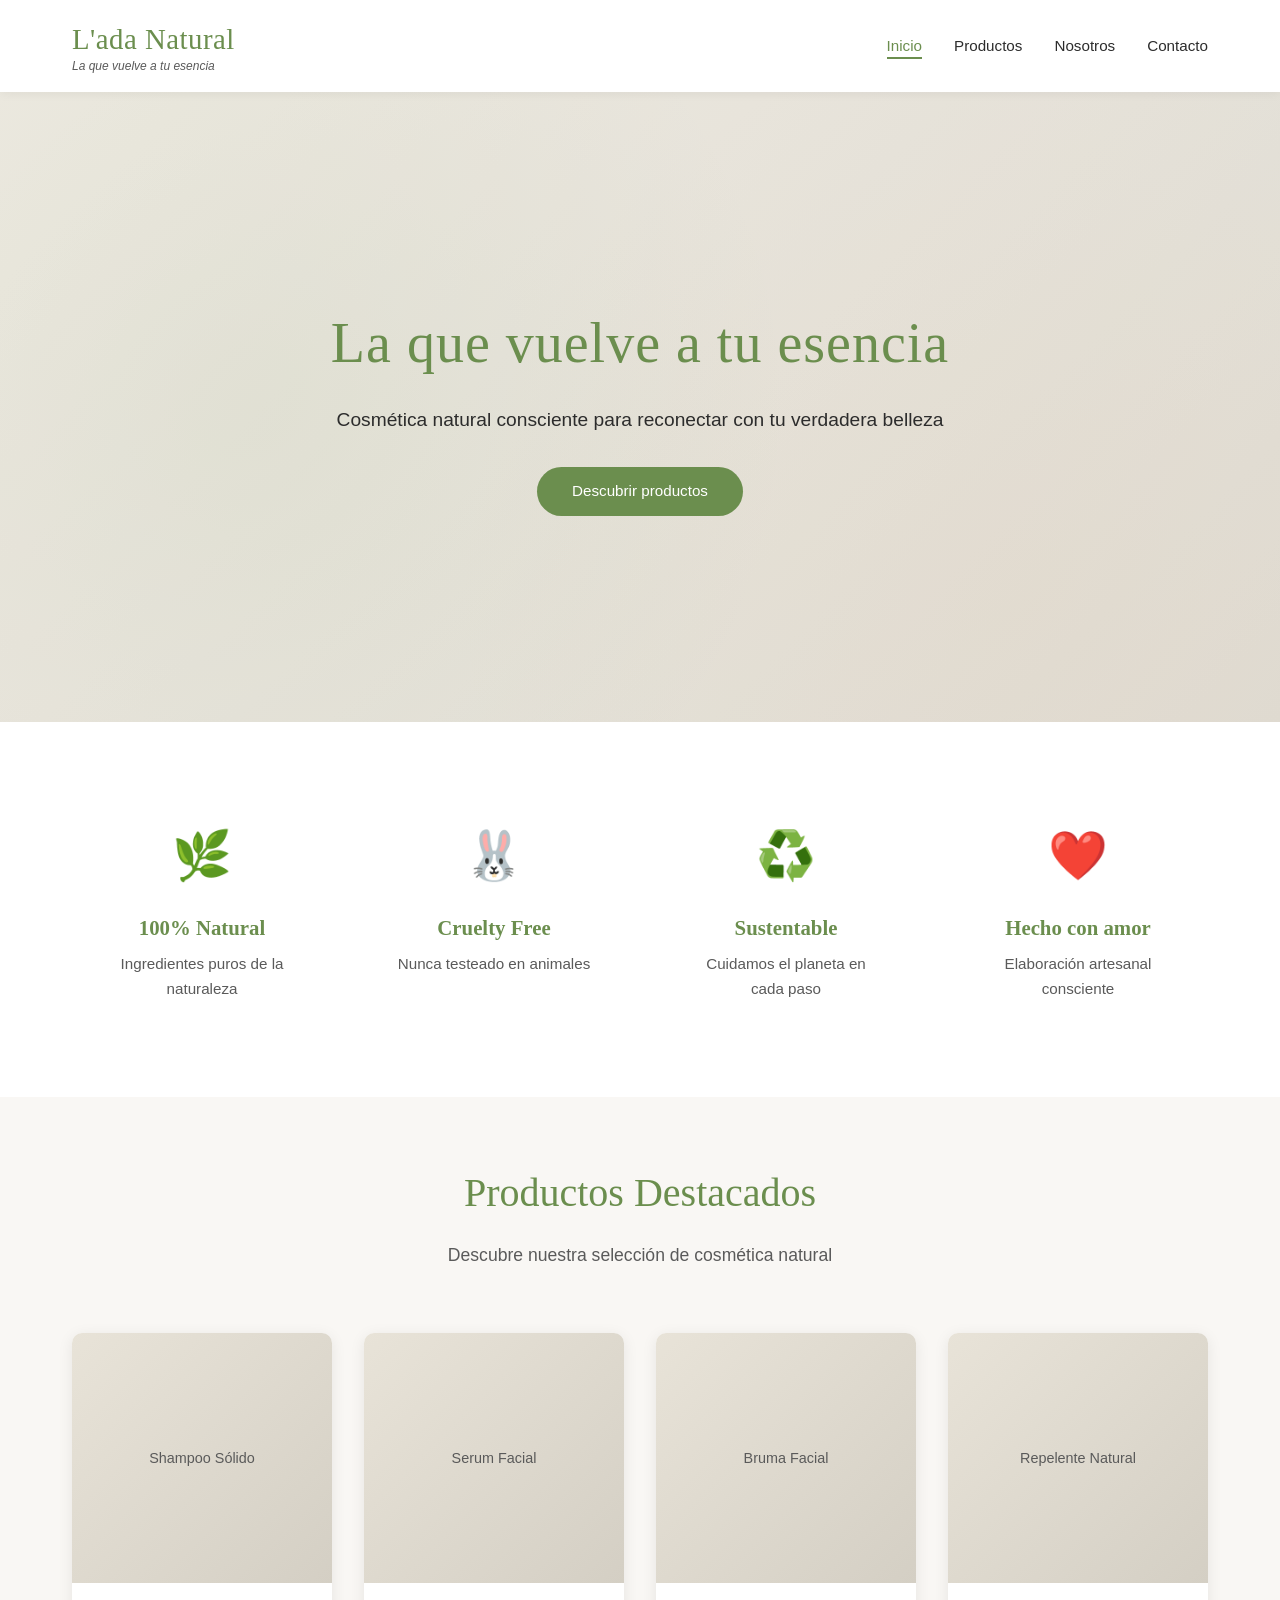
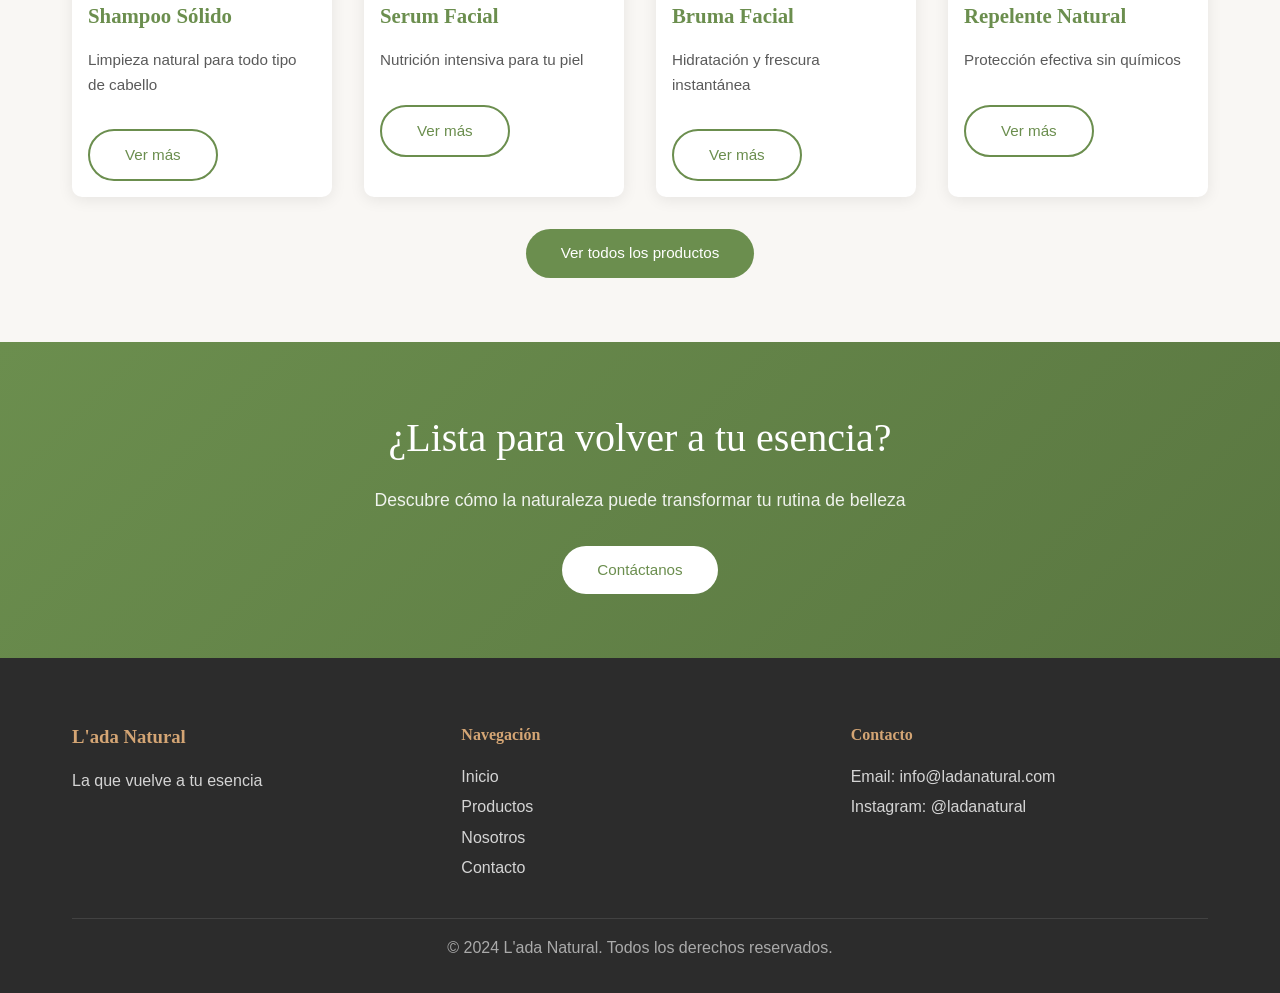
<file: index.html>
<!DOCTYPE html>
<html lang="es">
<head>
    <meta charset="UTF-8">
    <meta name="viewport" content="width=device-width, initial-scale=1.0">
    <title>L'ada Natural - La que vuelve a tu esencia</title>
    <link rel="stylesheet" href="styles.css">
</head>
<body>
    <!-- Navegación -->
    <nav class="navbar">
        <div class="container">
            <div class="logo">
                <h1>L'ada Natural</h1>
                <p class="tagline">La que vuelve a tu esencia</p>
            </div>
            <ul class="nav-menu">
                <li><a href="index.html" class="active">Inicio</a></li>
                <li><a href="productos.html">Productos</a></li>
                <li><a href="nosotros.html">Nosotros</a></li>
                <li><a href="contacto.html">Contacto</a></li>
            </ul>
            <div class="hamburger">
                <span></span>
                <span></span>
                <span></span>
            </div>
        </div>
    </nav>

    <!-- Hero Section -->
    <section class="hero">
        <div class="hero-overlay"></div>
        <div class="hero-content">
            <h2 class="hero-title">La que vuelve a tu esencia</h2>
            <p class="hero-subtitle">Cosmética natural consciente para reconectar con tu verdadera belleza</p>
            <a href="productos.html" class="btn-primary">Descubrir productos</a>
        </div>
    </section>

    <!-- Valores -->
    <section class="valores">
        <div class="container">
            <div class="valor-item">
                <div class="valor-icon">🌿</div>
                <h3>100% Natural</h3>
                <p>Ingredientes puros de la naturaleza</p>
            </div>
            <div class="valor-item">
                <div class="valor-icon">🐰</div>
                <h3>Cruelty Free</h3>
                <p>Nunca testeado en animales</p>
            </div>
            <div class="valor-item">
                <div class="valor-icon">♻️</div>
                <h3>Sustentable</h3>
                <p>Cuidamos el planeta en cada paso</p>
            </div>
            <div class="valor-item">
                <div class="valor-icon">❤️</div>
                <h3>Hecho con amor</h3>
                <p>Elaboración artesanal consciente</p>
            </div>
        </div>
    </section>

    <!-- Productos Destacados -->
    <section class="productos-destacados">
        <div class="container">
            <h2 class="section-title">Productos Destacados</h2>
            <p class="section-subtitle">Descubre nuestra selección de cosmética natural</p>
            
            <div class="productos-grid">
                <div class="producto-card">
                    <div class="producto-img">
                        <div class="placeholder-img">Shampoo Sólido</div>
                    </div>
                    <h3>Shampoo Sólido</h3>
                    <p>Limpieza natural para todo tipo de cabello</p>
                    <a href="productos.html" class="btn-secondary">Ver más</a>
                </div>

                <div class="producto-card">
                    <div class="producto-img">
                        <div class="placeholder-img">Serum Facial</div>
                    </div>
                    <h3>Serum Facial</h3>
                    <p>Nutrición intensiva para tu piel</p>
                    <a href="productos.html" class="btn-secondary">Ver más</a>
                </div>

                <div class="producto-card">
                    <div class="producto-img">
                        <div class="placeholder-img">Bruma Facial</div>
                    </div>
                    <h3>Bruma Facial</h3>
                    <p>Hidratación y frescura instantánea</p>
                    <a href="productos.html" class="btn-secondary">Ver más</a>
                </div>

                <div class="producto-card">
                    <div class="producto-img">
                        <div class="placeholder-img">Repelente Natural</div>
                    </div>
                    <h3>Repelente Natural</h3>
                    <p>Protección efectiva sin químicos</p>
                    <a href="productos.html" class="btn-secondary">Ver más</a>
                </div>
            </div>

            <div class="center-btn">
                <a href="productos.html" class="btn-primary">Ver todos los productos</a>
            </div>
        </div>
    </section>

    <!-- CTA Section -->
    <section class="cta-section">
        <div class="container">
            <h2>¿Lista para volver a tu esencia?</h2>
            <p>Descubre cómo la naturaleza puede transformar tu rutina de belleza</p>
            <a href="contacto.html" class="btn-white">Contáctanos</a>
        </div>
    </section>

    <!-- Footer -->
    <footer class="footer">
        <div class="container">
            <div class="footer-content">
                <div class="footer-section">
                    <h3>L'ada Natural</h3>
                    <p>La que vuelve a tu esencia</p>
                </div>
                <div class="footer-section">
                    <h4>Navegación</h4>
                    <ul>
                        <li><a href="index.html">Inicio</a></li>
                        <li><a href="productos.html">Productos</a></li>
                        <li><a href="nosotros.html">Nosotros</a></li>
                        <li><a href="contacto.html">Contacto</a></li>
                    </ul>
                </div>
                <div class="footer-section">
                    <h4>Contacto</h4>
                    <p>Email: info@ladanatural.com</p>
                    <p>Instagram: @ladanatural</p>
                </div>
            </div>
            <div class="footer-bottom">
                <p>&copy; 2024 L'ada Natural. Todos los derechos reservados.</p>
            </div>
        </div>
    </footer>

    <script src="script.js"></script>
</body>
</html>
</file>
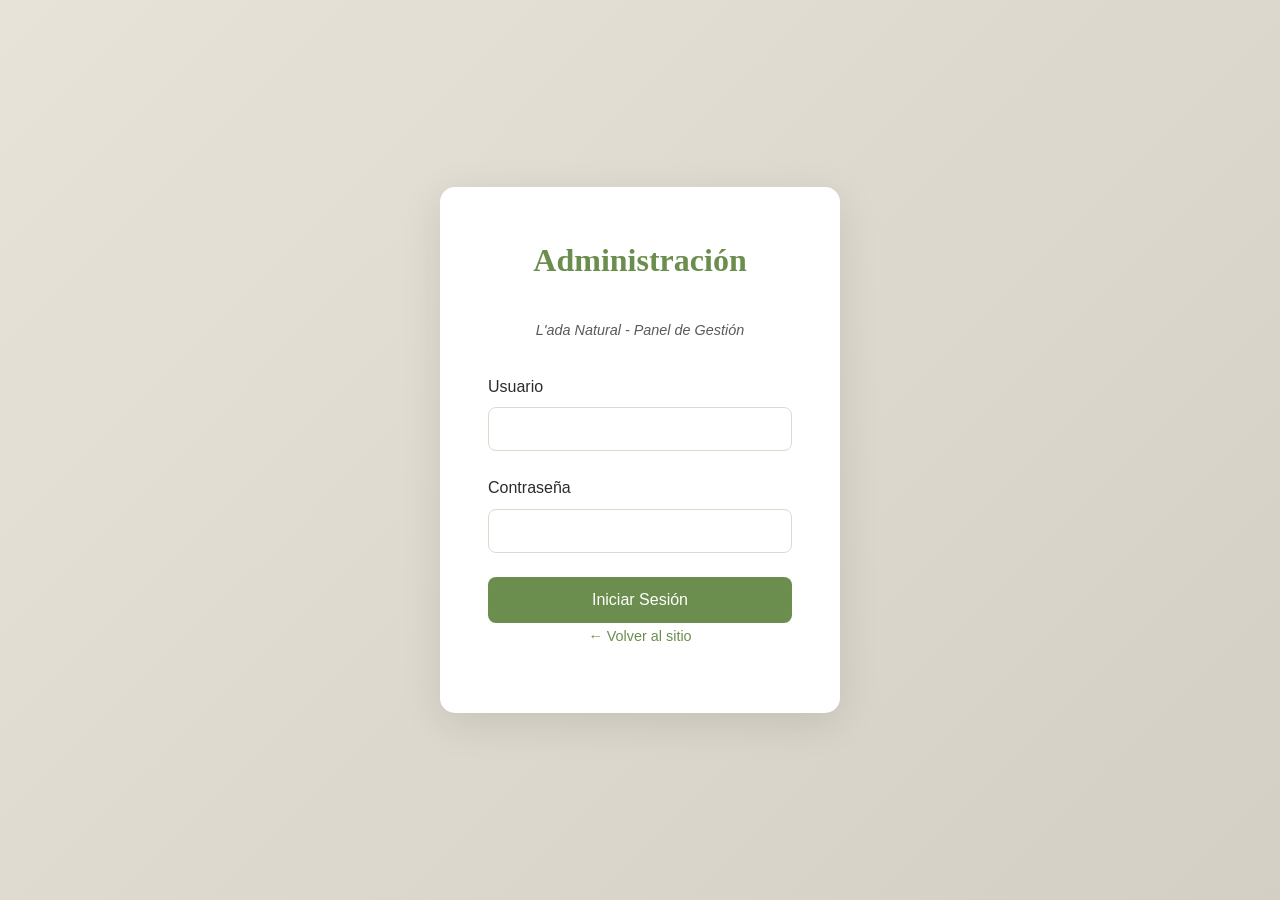
<file: admin.html>
<!DOCTYPE html>
<html lang="es">
<head>
    <meta charset="UTF-8">
    <meta name="viewport" content="width=device-width, initial-scale=1.0">
    <title>Administración - L'ada Natural</title>
    <link rel="stylesheet" href="styles.css">
    <style>
        .admin-login-container {
            min-height: 100vh;
            display: flex;
            align-items: center;
            justify-content: center;
            background: linear-gradient(135deg, #E8E3D8 0%, #D4CFC4 100%);
        }

        .login-box {
            background-color: white;
            padding: 3rem;
            border-radius: 15px;
            box-shadow: 0 10px 40px rgba(0,0,0,0.1);
            max-width: 400px;
            width: 90%;
        }

        .login-box h2 {
            font-family: var(--font-principal);
            color: var(--color-primario);
            text-align: center;
            margin-bottom: 2rem;
            font-size: 2rem;
        }

        .login-box .tagline {
            text-align: center;
            color: var(--color-texto-claro);
            font-size: 0.9rem;
            margin-bottom: 2rem;
            font-style: italic;
        }

        .admin-form-group {
            margin-bottom: 1.5rem;
        }

        .admin-form-group label {
            display: block;
            color: var(--color-texto);
            margin-bottom: 0.5rem;
            font-weight: 500;
        }

        .admin-form-group input {
            width: 100%;
            padding: 12px;
            border: 1px solid var(--color-border);
            border-radius: 8px;
            font-size: 1rem;
        }

        .admin-form-group input:focus {
            outline: none;
            border-color: var(--color-primario);
        }

        .login-btn {
            width: 100%;
            padding: 14px;
            background-color: var(--color-primario);
            color: white;
            border: none;
            border-radius: 8px;
            font-size: 1rem;
            cursor: pointer;
            transition: background-color 0.3s;
        }

        .login-btn:hover {
            background-color: #5a7741;
        }

        .error-message {
            background-color: #f8d7da;
            color: #721c24;
            padding: 1rem;
            border-radius: 8px;
            margin-bottom: 1rem;
            display: none;
        }

        .admin-panel {
            display: none;
            padding: 2rem 0;
        }

        .admin-header {
            background-color: var(--color-primario);
            color: white;
            padding: 1.5rem 0;
            margin-bottom: 2rem;
        }

        .admin-header .container {
            display: flex;
            justify-content: space-between;
            align-items: center;
        }

        .admin-header h1 {
            font-family: var(--font-principal);
            font-size: 1.8rem;
        }

        .logout-btn {
            background-color: rgba(255,255,255,0.2);
            color: white;
            padding: 8px 20px;
            border: none;
            border-radius: 5px;
            cursor: pointer;
            transition: background-color 0.3s;
        }

        .logout-btn:hover {
            background-color: rgba(255,255,255,0.3);
        }

        .iframe-container {
            background-color: white;
            border-radius: 15px;
            box-shadow: 0 5px 20px rgba(0,0,0,0.1);
            overflow: hidden;
            height: calc(100vh - 200px);
        }

        .iframe-container iframe {
            width: 100%;
            height: 100%;
            border: none;
        }

        .back-to-site {
            text-align: center;
            margin-bottom: 1rem;
        }

        .back-to-site a {
            color: var(--color-primario);
            text-decoration: none;
            font-size: 0.9rem;
        }

        .back-to-site a:hover {
            text-decoration: underline;
        }
    </style>
</head>
<body>
    <!-- Login Screen -->
    <div id="loginScreen" class="admin-login-container">
        <div class="login-box">
            <h2>Administración</h2>
            <p class="tagline">L'ada Natural - Panel de Gestión</p>
            
            <div id="errorMessage" class="error-message"></div>
            
            <form id="loginForm">
                <div class="admin-form-group">
                    <label for="username">Usuario</label>
                    <input type="text" id="username" name="username" required autocomplete="username">
                </div>

                <div class="admin-form-group">
                    <label for="password">Contraseña</label>
                    <input type="password" id="password" name="password" required autocomplete="current-password">
                </div>

                <button type="submit" class="login-btn">Iniciar Sesión</button>
            </form>

            <div class="back-to-site">
                <a href="index.html">← Volver al sitio</a>
            </div>
        </div>
    </div>

    <!-- Admin Panel -->
    <div id="adminPanel" class="admin-panel">
        <div class="admin-header">
            <div class="container">
                <h1>🌿 Laboratorio Natural - Panel de Gestión</h1>
                <button id="logoutBtn" class="logout-btn">Cerrar Sesión</button>
            </div>
        </div>

        <div class="container">
            <div class="back-to-site">
                <a href="index.html" target="_blank">🌐 Ver sitio público</a>
            </div>
            
            <div class="iframe-container">
                <!-- Aquí se cargará tu HTML de Laboratorio Natural -->
                <iframe id="laboratorioFrame" src="laboratorio-natural.html"></iframe>
            </div>
        </div>
    </div>

    <script>
        // Sistema de login simple
        // IMPORTANTE: Este es un ejemplo básico. En producción deberías usar autenticación real con backend
        
        const loginForm = document.getElementById('loginForm');
        const loginScreen = document.getElementById('loginScreen');
        const adminPanel = document.getElementById('adminPanel');
        const errorMessage = document.getElementById('errorMessage');
        const logoutBtn = document.getElementById('logoutBtn');

        // Credenciales de ejemplo (EN PRODUCCIÓN ESTO DEBE ESTAR EN EL SERVIDOR)
        const ADMIN_USERNAME = 'admin';
        const ADMIN_PASSWORD = 'ladanatural2024';

        // Verificar si ya hay sesión activa
        if (localStorage.getItem('adminLoggedIn') === 'true') {
            showAdminPanel();
        }

        loginForm.addEventListener('submit', function(e) {
            e.preventDefault();
            
            const username = document.getElementById('username').value;
            const password = document.getElementById('password').value;

            if (username === ADMIN_USERNAME && password === ADMIN_PASSWORD) {
                localStorage.setItem('adminLoggedIn', 'true');
                showAdminPanel();
            } else {
                showError('Usuario o contraseña incorrectos');
            }
        });

        logoutBtn.addEventListener('click', function() {
            localStorage.removeItem('adminLoggedIn');
            hideAdminPanel();
        });

        function showAdminPanel() {
            loginScreen.style.display = 'none';
            adminPanel.style.display = 'block';
        }

        function hideAdminPanel() {
            loginScreen.style.display = 'flex';
            adminPanel.style.display = 'none';
            document.getElementById('username').value = '';
            document.getElementById('password').value = '';
        }

        function showError(message) {
            errorMessage.textContent = message;
            errorMessage.style.display = 'block';
            setTimeout(() => {
                errorMessage.style.display = 'none';
            }, 3000);
        }

        // Protección contra iframe clickjacking
        if (window.self !== window.top) {
            window.top.location = window.self.location;
        }
    </script>
</body>
</html>
</file>
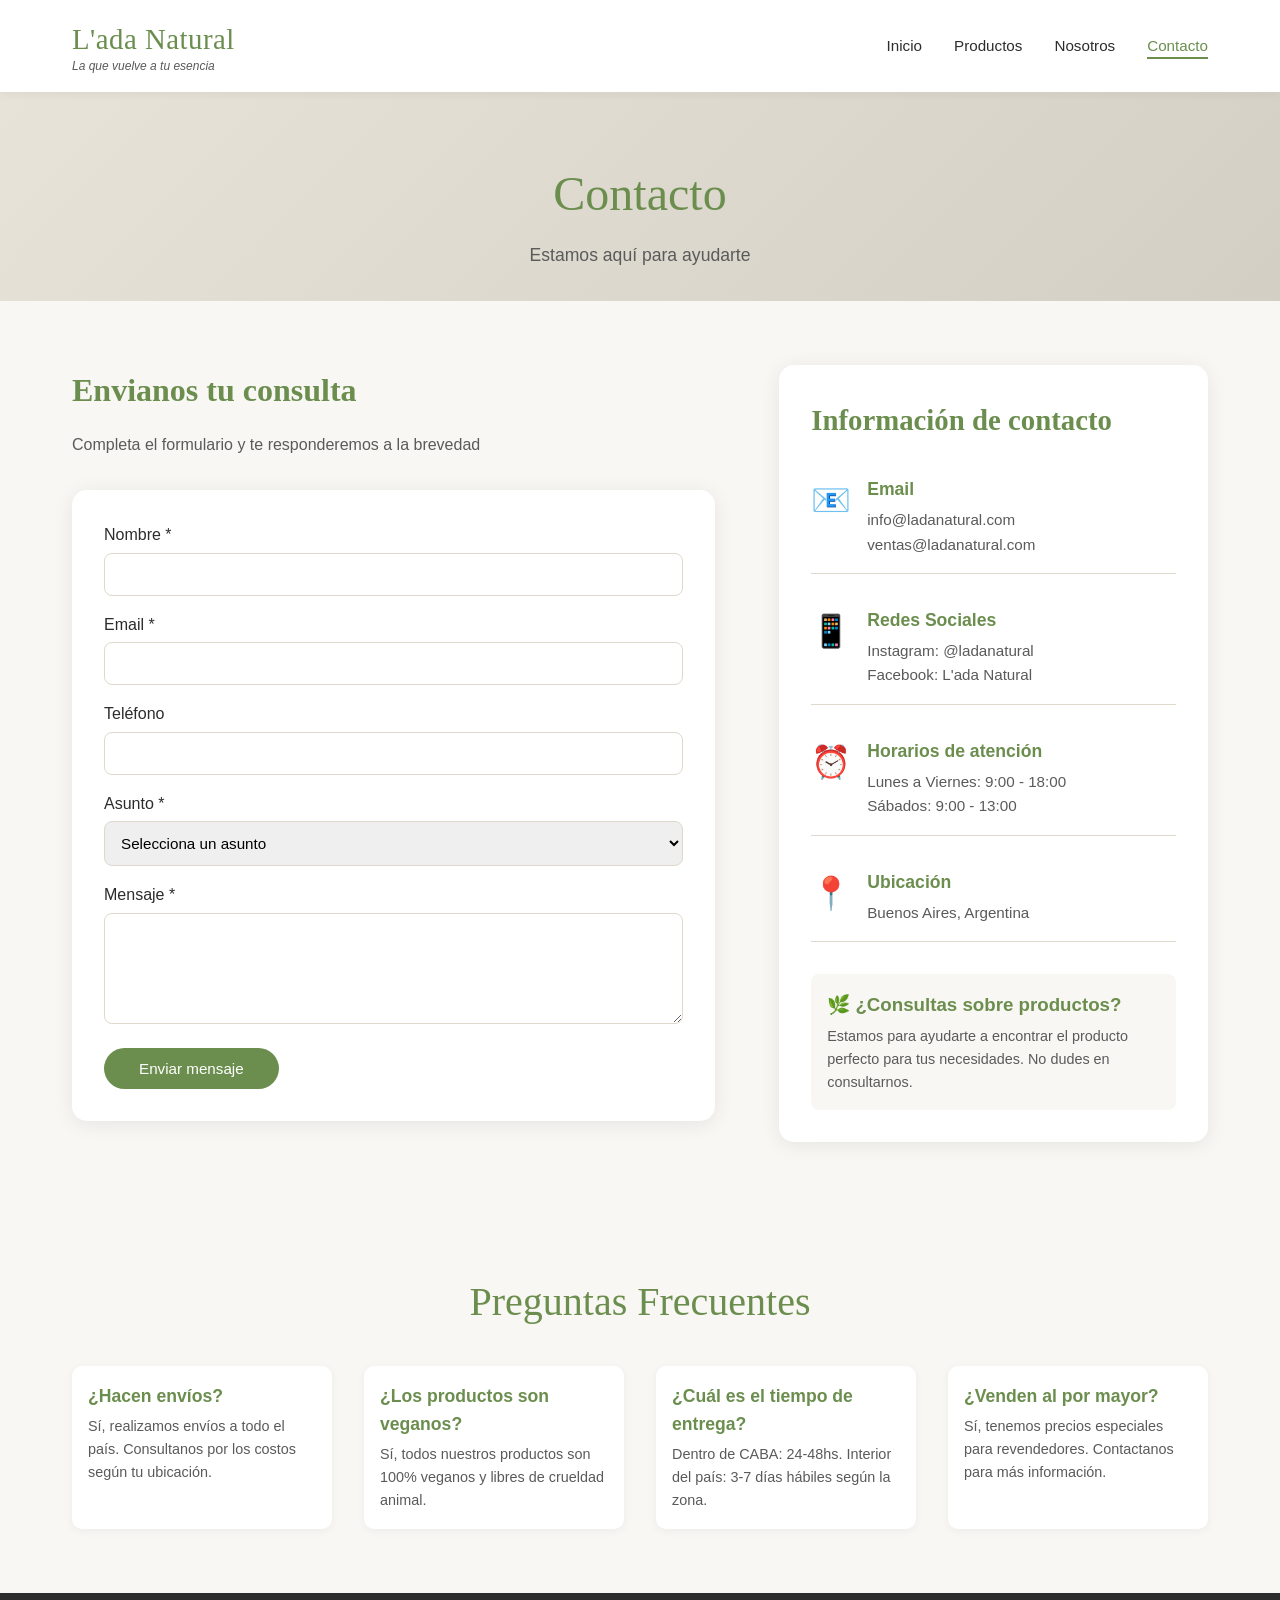
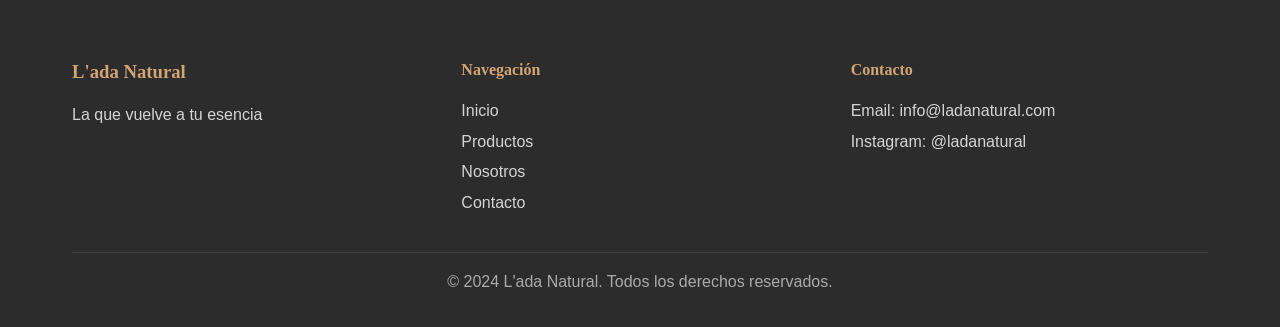
<file: contacto.html>
<!DOCTYPE html>
<html lang="es">
<head>
    <meta charset="UTF-8">
    <meta name="viewport" content="width=device-width, initial-scale=1.0">
    <title>Contacto - L'ada Natural</title>
    <link rel="stylesheet" href="styles.css">
</head>
<body>
    <!-- Navegación -->
    <nav class="navbar">
        <div class="container">
            <div class="logo">
                <h1>L'ada Natural</h1>
                <p class="tagline">La que vuelve a tu esencia</p>
            </div>
            <ul class="nav-menu">
                <li><a href="index.html">Inicio</a></li>
                <li><a href="productos.html">Productos</a></li>
                <li><a href="nosotros.html">Nosotros</a></li>
                <li><a href="contacto.html" class="active">Contacto</a></li>
            </ul>
            <div class="hamburger">
                <span></span>
                <span></span>
                <span></span>
            </div>
        </div>
    </nav>

    <!-- Header -->
    <section class="page-header">
        <div class="container">
            <h1>Contacto</h1>
            <p>Estamos aquí para ayudarte</p>
        </div>
    </section>

    <!-- Formulario de Contacto -->
    <section class="contacto-section">
        <div class="container">
            <div class="contacto-grid">
                <!-- Formulario -->
                <div class="contacto-form-container">
                    <h2>Envianos tu consulta</h2>
                    <p>Completa el formulario y te responderemos a la brevedad</p>
                    
                    <form id="contactForm" class="contact-form">
                        <div class="form-group">
                            <label for="nombre">Nombre *</label>
                            <input type="text" id="nombre" name="nombre" required>
                        </div>

                        <div class="form-group">
                            <label for="email">Email *</label>
                            <input type="email" id="email" name="email" required>
                        </div>

                        <div class="form-group">
                            <label for="telefono">Teléfono</label>
                            <input type="tel" id="telefono" name="telefono">
                        </div>

                        <div class="form-group">
                            <label for="asunto">Asunto *</label>
                            <select id="asunto" name="asunto" required>
                                <option value="">Selecciona un asunto</option>
                                <option value="consulta-productos">Consulta sobre productos</option>
                                <option value="pedido">Realizar un pedido</option>
                                <option value="mayorista">Consulta mayorista</option>
                                <option value="colaboracion">Colaboración</option>
                                <option value="otro">Otro</option>
                            </select>
                        </div>

                        <div class="form-group">
                            <label for="mensaje">Mensaje *</label>
                            <textarea id="mensaje" name="mensaje" rows="5" required></textarea>
                        </div>

                        <button type="submit" class="btn-primary">Enviar mensaje</button>
                    </form>

                    <div id="formMessage" class="form-message"></div>
                </div>

                <!-- Información de Contacto -->
                <div class="contacto-info">
                    <h2>Información de contacto</h2>
                    
                    <div class="info-item">
                        <div class="info-icon">📧</div>
                        <div>
                            <h3>Email</h3>
                            <p>info@ladanatural.com</p>
                            <p>ventas@ladanatural.com</p>
                        </div>
                    </div>

                    <div class="info-item">
                        <div class="info-icon">📱</div>
                        <div>
                            <h3>Redes Sociales</h3>
                            <p>Instagram: @ladanatural</p>
                            <p>Facebook: L'ada Natural</p>
                        </div>
                    </div>

                    <div class="info-item">
                        <div class="info-icon">⏰</div>
                        <div>
                            <h3>Horarios de atención</h3>
                            <p>Lunes a Viernes: 9:00 - 18:00</p>
                            <p>Sábados: 9:00 - 13:00</p>
                        </div>
                    </div>

                    <div class="info-item">
                        <div class="info-icon">📍</div>
                        <div>
                            <h3>Ubicación</h3>
                            <p>Buenos Aires, Argentina</p>
                        </div>
                    </div>

                    <div class="info-destacada">
                        <h3>🌿 ¿Consultas sobre productos?</h3>
                        <p>Estamos para ayudarte a encontrar el producto perfecto para tus necesidades. No dudes en consultarnos.</p>
                    </div>
                </div>
            </div>
        </div>
    </section>

    <!-- FAQ Rápido -->
    <section class="faq-rapido">
        <div class="container">
            <h2 class="section-title">Preguntas Frecuentes</h2>
            
            <div class="faq-grid">
                <div class="faq-item">
                    <h3>¿Hacen envíos?</h3>
                    <p>Sí, realizamos envíos a todo el país. Consultanos por los costos según tu ubicación.</p>
                </div>

                <div class="faq-item">
                    <h3>¿Los productos son veganos?</h3>
                    <p>Sí, todos nuestros productos son 100% veganos y libres de crueldad animal.</p>
                </div>

                <div class="faq-item">
                    <h3>¿Cuál es el tiempo de entrega?</h3>
                    <p>Dentro de CABA: 24-48hs. Interior del país: 3-7 días hábiles según la zona.</p>
                </div>

                <div class="faq-item">
                    <h3>¿Venden al por mayor?</h3>
                    <p>Sí, tenemos precios especiales para revendedores. Contactanos para más información.</p>
                </div>
            </div>
        </div>
    </section>

    <!-- Footer -->
    <footer class="footer">
        <div class="container">
            <div class="footer-content">
                <div class="footer-section">
                    <h3>L'ada Natural</h3>
                    <p>La que vuelve a tu esencia</p>
                </div>
                <div class="footer-section">
                    <h4>Navegación</h4>
                    <ul>
                        <li><a href="index.html">Inicio</a></li>
                        <li><a href="productos.html">Productos</a></li>
                        <li><a href="nosotros.html">Nosotros</a></li>
                        <li><a href="contacto.html">Contacto</a></li>
                    </ul>
                </div>
                <div class="footer-section">
                    <h4>Contacto</h4>
                    <p>Email: info@ladanatural.com</p>
                    <p>Instagram: @ladanatural</p>
                </div>
            </div>
            <div class="footer-bottom">
                <p>&copy; 2024 L'ada Natural. Todos los derechos reservados.</p>
            </div>
        </div>
    </footer>

    <script src="script.js"></script>
</body>
</html>
</file>
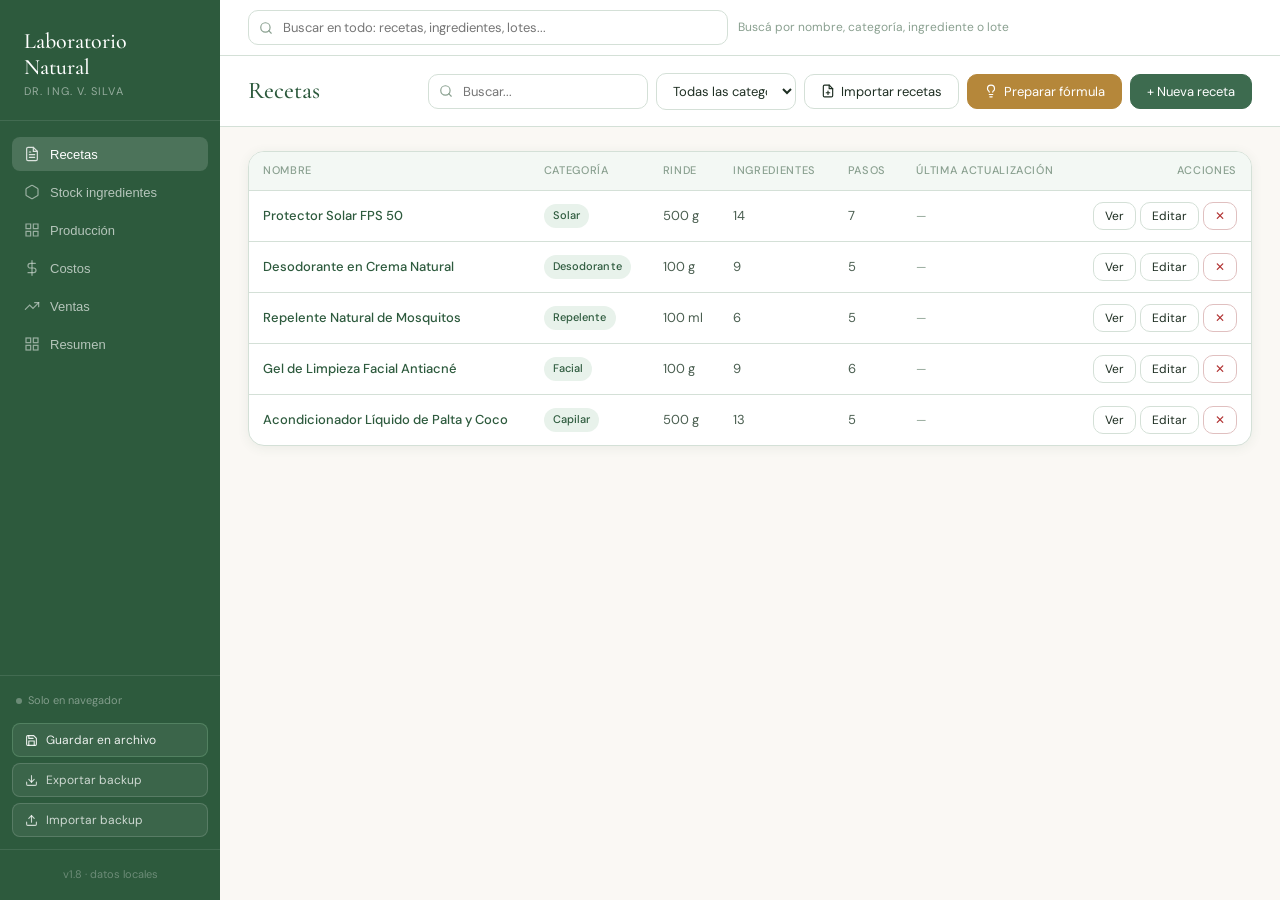
<file: laboratorio-natural.html>
<!DOCTYPE html>
<html lang="es">
<head>
<meta charset="UTF-8">
<meta name="viewport" content="width=device-width, initial-scale=1.0">
<title>Laboratorio Natural — Gestión de Recetas</title>
<link href="https://fonts.googleapis.com/css2?family=Cormorant+Garamond:ital,wght@0,400;0,500;0,600;1,400;1,500&family=DM+Sans:wght@300;400;500&display=swap" rel="stylesheet">
<style>
:root {
  --green-deep: #2d5a3d;
  --green-mid: #3d6b4f;
  --green-light: #6a9e78;
  --green-pale: #e8f2eb;
  --green-xpale: #f3f8f4;
  --gold: #b5873a;
  --gold-pale: #faf3e6;
  --cream: #faf8f4;
  --text: #1e2e22;
  --text-mid: #4a5e50;
  --text-light: #8aa090;
  --border: #d4e0d7;
  --white: #ffffff;
  --red: #b03030;
  --red-pale: #fdf0f0;
  --amber: #c07820;
  --amber-pale: #fef8ec;
  --radius: 10px;
  --radius-lg: 16px;
  --shadow: 0 2px 12px rgba(45,90,61,0.08);
  --shadow-md: 0 4px 24px rgba(45,90,61,0.12);
}

* { box-sizing: border-box; margin: 0; padding: 0; }

body {
  font-family: 'DM Sans', sans-serif;
  background: var(--cream);
  color: var(--text);
  font-size: 14px;
  line-height: 1.6;
  min-height: 100vh;
}

/* ── LAYOUT ── */
.app-shell { display: flex; height: 100vh; overflow: hidden; }

.sidebar {
  width: 220px;
  flex-shrink: 0;
  background: var(--green-deep);
  display: flex;
  flex-direction: column;
  padding: 0;
}

.sidebar-logo {
  padding: 28px 24px 20px;
  border-bottom: 1px solid rgba(255,255,255,0.1);
}
.sidebar-logo h1 {
  font-family: 'Cormorant Garamond', serif;
  font-size: 22px;
  font-weight: 500;
  color: #fff;
  line-height: 1.2;
}
.sidebar-logo span {
  font-family: 'DM Sans', sans-serif;
  font-size: 11px;
  color: rgba(255,255,255,0.5);
  text-transform: uppercase;
  letter-spacing: 0.1em;
  display: block;
  margin-top: 2px;
}

.sidebar-nav { flex: 1; padding: 16px 12px; display: flex; flex-direction: column; gap: 4px; }

.nav-item {
  display: flex; align-items: center; gap: 10px;
  padding: 9px 12px;
  border-radius: 8px;
  cursor: pointer;
  color: rgba(255,255,255,0.65);
  font-size: 13px;
  font-weight: 400;
  transition: all 0.15s;
  border: none; background: none; width: 100%; text-align: left;
}
.nav-item:hover { background: rgba(255,255,255,0.08); color: #fff; }
.nav-item.active { background: rgba(255,255,255,0.15); color: #fff; font-weight: 500; }
.nav-icon { width: 16px; height: 16px; opacity: 0.8; flex-shrink: 0; }

.sidebar-footer {
  padding: 16px;
  border-top: 1px solid rgba(255,255,255,0.1);
  font-size: 11px;
  color: rgba(255,255,255,0.3);
  text-align: center;
}

.main {
  flex: 1;
  overflow-y: auto;
  display: flex;
  flex-direction: column;
}

.topbar {
  background: var(--white);
  border-bottom: 1px solid var(--border);
  padding: 16px 28px;
  display: flex;
  align-items: center;
  justify-content: space-between;
  flex-shrink: 0;
}
.topbar-title { font-family: 'Cormorant Garamond', serif; font-size: 24px; font-weight: 500; color: var(--green-deep); }
.topbar-right { display: flex; gap: 8px; align-items: center; }

.content { padding: 24px 28px; flex: 1; }

/* ── BUTTONS ── */
.btn {
  display: inline-flex; align-items: center; gap: 6px;
  padding: 8px 16px;
  border-radius: var(--radius);
  font-family: 'DM Sans', sans-serif;
  font-size: 13px;
  font-weight: 400;
  cursor: pointer;
  border: 1px solid var(--border);
  background: var(--white);
  color: var(--text);
  transition: all 0.15s;
}
.btn:hover { background: var(--green-xpale); border-color: var(--green-light); }
.btn-primary { background: var(--green-mid); color: #fff; border-color: var(--green-mid); }
.btn-primary:hover { background: var(--green-deep); border-color: var(--green-deep); }
.btn-sm { padding: 5px 11px; font-size: 12px; }
.btn-ghost { border-color: transparent; background: transparent; }
.btn-ghost:hover { background: var(--green-pale); border-color: transparent; }
.btn-danger { color: var(--red); border-color: #e0c0c0; }
.btn-danger:hover { background: var(--red-pale); border-color: var(--red); }
.btn-gold { background: var(--gold); color: #fff; border-color: var(--gold); }
.btn-gold:hover { background: #9a7030; border-color: #9a7030; }

/* ── INPUTS ── */
input, select, textarea {
  font-family: 'DM Sans', sans-serif;
  font-size: 13px;
  background: var(--white);
  color: var(--text);
  border: 1px solid var(--border);
  border-radius: var(--radius);
  padding: 8px 12px;
  width: 100%;
  transition: border-color 0.15s;
}
input:focus, select:focus, textarea:focus {
  outline: none;
  border-color: var(--green-light);
  box-shadow: 0 0 0 3px rgba(106,158,120,0.12);
}
textarea { resize: vertical; min-height: 72px; line-height: 1.5; }
label { font-size: 12px; color: var(--text-mid); display: block; margin-bottom: 5px; font-weight: 500; }

/* ── CARDS ── */
.card {
  background: var(--white);
  border: 1px solid var(--border);
  border-radius: var(--radius-lg);
  padding: 20px;
  box-shadow: var(--shadow);
}
.card + .card { margin-top: 12px; }

/* ── BADGES ── */
.badge {
  display: inline-block;
  font-size: 11px;
  padding: 3px 9px;
  border-radius: 20px;
  font-weight: 500;
  letter-spacing: 0.01em;
}
.badge-green { background: var(--green-pale); color: var(--green-deep); }
.badge-amber { background: var(--amber-pale); color: var(--amber); }
.badge-red { background: var(--red-pale); color: var(--red); }
.badge-gray { background: #f0f0ec; color: var(--text-mid); }
.badge-gold { background: var(--gold-pale); color: var(--gold); }

/* ── TABLE ── */
.data-table { width: 100%; border-collapse: collapse; }
.data-table th {
  text-align: left;
  font-size: 11px;
  font-weight: 500;
  color: var(--text-light);
  text-transform: uppercase;
  letter-spacing: 0.06em;
  padding: 10px 14px;
  border-bottom: 1px solid var(--border);
  background: var(--green-xpale);
}
.data-table td {
  padding: 11px 14px;
  border-bottom: 1px solid var(--border);
  font-size: 13px;
  vertical-align: middle;
}
.data-table tr:last-child td { border-bottom: none; }
.data-table tr:hover td { background: var(--green-xpale); }
.data-table .actions { display: flex; gap: 4px; justify-content: flex-end; }

/* ── MISC ── */
.flex { display: flex; gap: 8px; align-items: center; }
.flex-between { display: flex; justify-content: space-between; align-items: center; }
.grid2 { display: grid; grid-template-columns: 1fr 1fr; gap: 12px; }
.grid3 { display: grid; grid-template-columns: 1fr 1fr 1fr; gap: 12px; }
.grid4 { display: grid; grid-template-columns: repeat(4, 1fr); gap: 12px; }
.mt8 { margin-top: 8px; }
.mt12 { margin-top: 12px; }
.mt16 { margin-top: 16px; }
.mt20 { margin-top: 20px; }
.mb12 { margin-bottom: 12px; }
.divider { border: none; border-top: 1px solid var(--border); margin: 16px 0; }

.empty-state {
  text-align: center;
  padding: 48px 20px;
  color: var(--text-light);
}
.empty-state .empty-icon { font-size: 40px; margin-bottom: 12px; }
.empty-state p { font-size: 14px; }

.stat-card {
  background: var(--white);
  border: 1px solid var(--border);
  border-radius: var(--radius-lg);
  padding: 20px;
  box-shadow: var(--shadow);
}
.stat-card .stat-num { font-family: 'Cormorant Garamond', serif; font-size: 36px; font-weight: 600; color: var(--green-deep); line-height: 1; }
.stat-card .stat-lbl { font-size: 12px; color: var(--text-light); margin-top: 4px; text-transform: uppercase; letter-spacing: 0.06em; }

.alert-banner {
  background: var(--amber-pale);
  border: 1px solid #f0d090;
  border-radius: var(--radius);
  padding: 10px 16px;
  font-size: 13px;
  color: var(--amber);
  margin-bottom: 16px;
  display: flex;
  align-items: center;
  gap: 8px;
}

.progress-wrap { background: var(--border); border-radius: 4px; height: 5px; overflow: hidden; margin-top: 6px; }
.progress-fill { height: 100%; border-radius: 4px; transition: width 0.4s; }

.fase-header {
  font-size: 11px;
  font-weight: 500;
  color: var(--green-mid);
  text-transform: uppercase;
  letter-spacing: 0.07em;
  background: var(--green-xpale);
  padding: 5px 10px;
  border-radius: 6px;
  margin: 12px 0 6px;
}
.ing-row {
  display: grid;
  grid-template-columns: 1fr 90px 70px 70px 30px;
  gap: 6px;
  align-items: center;
  padding: 5px 4px;
  border-radius: 6px;
}
.ing-row:hover { background: var(--green-xpale); }
.ing-row-header {
  display: grid;
  grid-template-columns: 1fr 90px 70px 70px 30px;
  gap: 6px;
  padding: 3px 4px;
  font-size: 11px;
  color: var(--text-light);
  text-transform: uppercase;
  letter-spacing: 0.05em;
  margin-bottom: 2px;
}
.step-pill {
  display: inline-flex;
  align-items: center;
  justify-content: center;
  width: 22px; height: 22px;
  background: var(--green-mid);
  color: #fff;
  border-radius: 50%;
  font-size: 11px;
  font-weight: 500;
  flex-shrink: 0;
  margin-right: 8px;
}

/* ── MODAL ── */
.modal-overlay {
  position: fixed; inset: 0;
  background: rgba(30,46,34,0.45);
  z-index: 200;
  display: flex; align-items: center; justify-content: center;
  padding: 20px;
}
.modal {
  background: var(--white);
  border-radius: var(--radius-lg);
  border: 1px solid var(--border);
  padding: 28px;
  width: min(96vw, 640px);
  max-height: 88vh;
  overflow-y: auto;
  box-shadow: var(--shadow-md);
}
.modal-title {
  font-family: 'Cormorant Garamond', serif;
  font-size: 22px;
  font-weight: 500;
  color: var(--green-deep);
  margin-bottom: 20px;
}
.modal-footer { display: flex; justify-content: flex-end; gap: 8px; margin-top: 24px; padding-top: 16px; border-top: 1px solid var(--border); }

/* ── SEARCH BAR ── */
.search-wrap { position: relative; }
.search-wrap input { padding-left: 34px; }
.search-wrap::before {
  content: '';
  position: absolute;
  left: 11px; top: 50%;
  transform: translateY(-50%);
  width: 14px; height: 14px;
  background: url("data:image/svg+xml,%3Csvg xmlns='http://www.w3.org/2000/svg' width='14' height='14' viewBox='0 0 24 24' fill='none' stroke='%238aa090' stroke-width='2' stroke-linecap='round' stroke-linejoin='round'%3E%3Ccircle cx='11' cy='11' r='8'/%3E%3Cpath d='m21 21-4.35-4.35'/%3E%3C/svg%3E") no-repeat center;
  pointer-events: none;
}

/* ── VIEW TOGGLE ── */
.view { display: none; }
.view.active { display: block; }

/* ── RECIPE DETAIL ── */
.recipe-detail-header {
  background: linear-gradient(135deg, var(--green-deep) 0%, var(--green-mid) 100%);
  border-radius: var(--radius-lg) var(--radius-lg) 0 0;
  padding: 24px 28px;
  color: #fff;
}
.recipe-detail-header h2 { font-family: 'Cormorant Garamond', serif; font-size: 26px; font-weight: 500; }
.recipe-detail-header .meta { font-size: 12px; opacity: 0.75; margin-top: 6px; }

/* Scrollbar */
::-webkit-scrollbar { width: 5px; }
::-webkit-scrollbar-track { background: transparent; }
::-webkit-scrollbar-thumb { background: var(--border); border-radius: 3px; }

/* ── BACKUP ── */
.sidebar-backup {
  padding: 12px;
  border-top: 1px solid rgba(255,255,255,0.1);
  display: flex;
  flex-direction: column;
  gap: 6px;
}
.backup-btn {
  display: flex;
  align-items: center;
  gap: 8px;
  width: 100%;
  padding: 8px 12px;
  background: rgba(255,255,255,0.07);
  border: 1px solid rgba(255,255,255,0.15);
  border-radius: 8px;
  color: rgba(255,255,255,0.75);
  font-family: 'DM Sans', sans-serif;
  font-size: 12px;
  cursor: pointer;
  transition: all 0.15s;
  text-align: left;
}
.backup-btn:hover {
  background: rgba(255,255,255,0.14);
  color: #fff;
  border-color: rgba(255,255,255,0.3);
}
.toast {
  position: fixed;
  bottom: 24px;
  left: 50%;
  transform: translateX(-50%) translateY(0);
  background: var(--green-deep);
  color: #fff;
  padding: 10px 20px;
  border-radius: 20px;
  font-size: 13px;
  z-index: 500;
  box-shadow: var(--shadow-md);
  animation: toast-in 0.2s ease, toast-out 0.3s ease 2.2s forwards;
  pointer-events: none;
}
@keyframes toast-in  { from { opacity:0; transform: translateX(-50%) translateY(12px); } to { opacity:1; transform: translateX(-50%) translateY(0); } }
@keyframes toast-out { from { opacity:1; } to { opacity:0; } }

/* ── SORT ── */
.sortable { cursor:pointer; user-select:none; white-space:nowrap; }
.sortable:hover { color: var(--green-mid); }
.sort-arrow { display:inline-block; margin-left:4px; font-size:10px; opacity:0.5; }
.sortable.asc .sort-arrow::after  { content:'▲'; }
.sortable.desc .sort-arrow::after { content:'▼'; }
.sortable:not(.asc):not(.desc) .sort-arrow::after { content:'⇅'; }
.badge-venc-ok   { background:#e8f4ec; color:#2e6644; }
.badge-venc-warn { background:var(--amber-pale); color:var(--amber); }
.badge-venc-exp  { background:var(--red-pale); color:var(--red); }
.g-result-row {
  display: flex;
  align-items: center;
  gap: 10px;
  padding: 8px 10px;
  border-radius: var(--radius);
  cursor: pointer;
  font-size: 13px;
  flex-wrap: wrap;
}
.g-result-row:hover { background: var(--green-xpale); }
</style>
</head>
<body>

<div class="app-shell">
  <!-- SIDEBAR -->
  <aside class="sidebar">
    <div class="sidebar-logo">
      <h1>Laboratorio<br>Natural</h1>
      <span>Dr. Ing. V. Silva</span>
    </div>
    <nav class="sidebar-nav">
      <button class="nav-item active" onclick="showView('recetas')">
        <svg class="nav-icon" viewBox="0 0 24 24" fill="none" stroke="currentColor" stroke-width="1.8" stroke-linecap="round"><path d="M14 2H6a2 2 0 0 0-2 2v16a2 2 0 0 0 2 2h12a2 2 0 0 0 2-2V8z"/><polyline points="14 2 14 8 20 8"/><line x1="16" y1="13" x2="8" y2="13"/><line x1="16" y1="17" x2="8" y2="17"/><polyline points="10 9 9 9 8 9"/></svg>
        Recetas
      </button>
      <button class="nav-item" onclick="showView('stock')">
        <svg class="nav-icon" viewBox="0 0 24 24" fill="none" stroke="currentColor" stroke-width="1.8" stroke-linecap="round"><path d="M21 16V8a2 2 0 0 0-1-1.73l-7-4a2 2 0 0 0-2 0l-7 4A2 2 0 0 0 3 8v8a2 2 0 0 0 1 1.73l7 4a2 2 0 0 0 2 0l7-4A2 2 0 0 0 21 16z"/></svg>
        Stock ingredientes
      </button>
      <button class="nav-item" onclick="showView('produccion')">
        <svg class="nav-icon" viewBox="0 0 24 24" fill="none" stroke="currentColor" stroke-width="1.8" stroke-linecap="round"><path d="M3 3h7v7H3zM14 3h7v7h-7zM14 14h7v7h-7zM3 14h7v7H3z"/></svg>
        Producción
      </button>
      <button class="nav-item" onclick="showView('costos')">
        <svg class="nav-icon" viewBox="0 0 24 24" fill="none" stroke="currentColor" stroke-width="1.8" stroke-linecap="round"><line x1="12" y1="1" x2="12" y2="23"/><path d="M17 5H9.5a3.5 3.5 0 0 0 0 7h5a3.5 3.5 0 0 1 0 7H6"/></svg>
        Costos
      </button>
      <button class="nav-item" onclick="showView('ventas')">
        <svg class="nav-icon" viewBox="0 0 24 24" fill="none" stroke="currentColor" stroke-width="1.8" stroke-linecap="round"><polyline points="22 7 13.5 15.5 8.5 10.5 2 17"/><polyline points="16 7 22 7 22 13"/></svg>
        Ventas
      </button>
      <button class="nav-item" onclick="showView('dashboard')">
        <svg class="nav-icon" viewBox="0 0 24 24" fill="none" stroke="currentColor" stroke-width="1.8" stroke-linecap="round"><rect x="3" y="3" width="7" height="7"/><rect x="14" y="3" width="7" height="7"/><rect x="14" y="14" width="7" height="7"/><rect x="3" y="14" width="7" height="7"/></svg>
        Resumen
      </button>
    </nav>
    <div class="sidebar-backup">
      <div id="autosave-status" style="font-size:11px;color:rgba(255,255,255,0.4);padding:4px 4px 8px;display:flex;align-items:center;gap:6px">
        <span id="autosave-dot" style="width:6px;height:6px;border-radius:50%;background:rgba(255,255,255,0.2);flex-shrink:0;display:inline-block"></span>
        <span id="autosave-label">Cargando...</span>
      </div>
      <button class="backup-btn" id="btn-autoguardar" onclick="guardarEnArchivo()" style="border-color:rgba(106,158,120,0.5);color:rgba(255,255,255,0.9)">
        <svg width="13" height="13" viewBox="0 0 24 24" fill="none" stroke="currentColor" stroke-width="2" stroke-linecap="round"><path d="M19 21H5a2 2 0 0 1-2-2V5a2 2 0 0 1 2-2h11l5 5v11a2 2 0 0 1-2 2z"/><polyline points="17 21 17 13 7 13 7 21"/><polyline points="7 3 7 8 15 8"/></svg>
        Guardar en archivo
      </button>
      <button class="backup-btn" onclick="exportarBackup()">
        <svg width="13" height="13" viewBox="0 0 24 24" fill="none" stroke="currentColor" stroke-width="2" stroke-linecap="round"><path d="M21 15v4a2 2 0 0 1-2 2H5a2 2 0 0 1-2-2v-4"/><polyline points="7 10 12 15 17 10"/><line x1="12" y1="15" x2="12" y2="3"/></svg>
        Exportar backup
      </button>
      <button class="backup-btn" onclick="importarBackup()">
        <svg width="13" height="13" viewBox="0 0 24 24" fill="none" stroke="currentColor" stroke-width="2" stroke-linecap="round"><path d="M21 15v4a2 2 0 0 1-2 2H5a2 2 0 0 1-2-2v-4"/><polyline points="17 8 12 3 7 8"/><line x1="12" y1="3" x2="12" y2="15"/></svg>
        Importar backup
      </button>
      <input type="file" id="import-file-input" accept=".json" style="display:none" onchange="procesarArchivoImport(this)" />
    </div>
    <div class="sidebar-footer">v1.8 · datos locales</div>
  </aside>

  <!-- MAIN -->
  <main class="main">

    <!-- ── BARRA GLOBAL ── -->
    <div id="global-search-bar" style="background:var(--white);border-bottom:1px solid var(--border);padding:10px 28px;display:flex;align-items:center;gap:10px">
      <div class="search-wrap" style="flex:1;max-width:480px">
        <input id="global-search-input" placeholder="Buscar en todo: recetas, ingredientes, lotes..." autocomplete="off" />
      </div>
      <span style="font-size:12px;color:var(--text-light)" id="global-search-hint">Buscá por nombre, categoría, ingrediente o lote</span>
    </div>
    <div id="global-search-results" style="display:none;background:var(--white);border-bottom:1px solid var(--border);padding:0 28px 12px;max-height:320px;overflow-y:auto"></div>

    <!-- ── RECETAS ── -->
    <div id="view-recetas" class="view active">
      <div class="topbar">
        <div class="topbar-title">Recetas</div>
        <div class="topbar-right">
          <div class="search-wrap" style="width:220px">
            <input id="search-recetas" placeholder="Buscar..." oninput="filterRecetas()" />
          </div>
          <select id="filtro-cat" onchange="filterRecetas()" style="width:140px">
            <option value="">Todas las categorías</option>
          </select>
          <button class="btn" onclick="importarRecetas()">
            <svg width="14" height="14" viewBox="0 0 24 24" fill="none" stroke="currentColor" stroke-width="2" stroke-linecap="round"><path d="M14 2H6a2 2 0 0 0-2 2v16a2 2 0 0 0 2 2h12a2 2 0 0 0 2-2V8z"/><polyline points="14 2 14 8 20 8"/><line x1="12" y1="18" x2="12" y2="12"/><line x1="9" y1="15" x2="15" y2="15"/></svg>
            Importar recetas
          </button>
          <input type="file" id="import-recetas-input" accept=".json" style="display:none" onchange="procesarImportRecetas(this)" />
          <button class="btn btn-gold" onclick="seleccionarYPreparar()" title="Preparar una receta y descontar stock">
            <svg width="14" height="14" viewBox="0 0 24 24" fill="none" stroke="currentColor" stroke-width="2" stroke-linecap="round"><path d="M15 14c.2-1 .7-1.7 1.5-2.5 1-.9 1.5-2.2 1.5-3.5A6 6 0 0 0 6 8c0 1 .2 2.2 1.5 3.5.7.7 1.3 1.5 1.5 2.5"/><path d="M9 18h6"/><path d="M10 22h4"/></svg>
            Preparar fórmula
          </button>
          <button class="btn btn-primary" onclick="openFormReceta(null)">+ Nueva receta</button>
        </div>
      </div>
      <div class="content">
        <div id="recetas-table-wrap"></div>
      </div>
    </div>

    <!-- ── STOCK ── -->
    <div id="view-stock" class="view">
      <div class="topbar">
        <div class="topbar-title">Stock de ingredientes</div>
        <div class="topbar-right">
          <div class="search-wrap" style="width:180px">
            <input id="stock-search" placeholder="Buscar..." oninput="renderStock()" />
          </div>
          <select id="stock-cat-filter" onchange="renderStock()" style="width:150px">
            <option value="">Todas las categorías</option>
          </select>
          <button class="btn" onclick="importarDesdeFactura()">
            <svg width="14" height="14" viewBox="0 0 24 24" fill="none" stroke="currentColor" stroke-width="2" stroke-linecap="round"><path d="M14 2H6a2 2 0 0 0-2 2v16a2 2 0 0 0 2 2h12a2 2 0 0 0 2-2V8z"/><polyline points="14 2 14 8 20 8"/><line x1="12" y1="18" x2="12" y2="12"/><line x1="9" y1="15" x2="15" y2="15"/></svg>
            Importar factura
          </button>
          <button class="btn btn-primary" onclick="openFormIngrediente(null)">+ Ingrediente</button>
        </div>
      </div>
      <div class="content">
        <div id="stock-content"></div>
      </div>
    </div>

    <!-- ── COSTOS ── -->
    <div id="view-costos" class="view">
      <div class="topbar">
        <div class="topbar-title">Estructura de costos</div>
        <div class="topbar-right">
          <select id="costos-receta-sel" onchange="renderCostos()" style="width:260px">
            <option value="">Seleccioná una receta...</option>
          </select>
        </div>
      </div>
      <div class="content">
        <div id="costos-content"><div class="empty-state"><div class="empty-icon">$</div><p>Seleccioná una receta para ver su estructura de costos.</p></div></div>
      </div>
    </div>

    <!-- ── PRODUCCIÓN ── -->
    <div id="view-produccion" class="view">
      <div class="topbar">
        <div class="topbar-title">Stock de producción</div>
        <div class="topbar-right">
          <div class="search-wrap" style="width:180px">
            <input id="prod-search" placeholder="Buscar..." oninput="renderProduccion()" />
          </div>
          <select id="prod-filter-receta" onchange="renderProduccion()" style="width:200px">
            <option value="">Todas las fórmulas</option>
          </select>
          <select id="prod-filter-estado" onchange="renderProduccion()" style="width:140px">
            <option value="">Todos los estados</option>
            <option value="disponible">Disponible</option>
            <option value="reservado">Reservado</option>
            <option value="agotado">Agotado</option>
          </select>
          <button class="btn btn-primary" onclick="openFormLote(null)">+ Nuevo lote</button>
        </div>
      </div>
      <div class="content">
        <div id="prod-content"></div>
      </div>
    </div>

    <!-- ── VENTAS ── -->
    <div id="view-ventas" class="view">
      <div class="topbar">
        <div class="topbar-title">Ventas</div>
        <div class="topbar-right">
          <div class="search-wrap" style="width:180px">
            <input id="ventas-search" placeholder="Buscar..." oninput="renderVentas()" />
          </div>
          <select id="ventas-filter-receta" onchange="renderVentas()" style="width:200px">
            <option value="">Todas las fórmulas</option>
          </select>
          <button class="btn btn-primary" onclick="openFormVenta(null)">+ Registrar venta</button>
        </div>
      </div>
      <div class="content">
        <div id="ventas-content"></div>
      </div>
    </div>

    <!-- ── DASHBOARD ── -->
    <div id="view-dashboard" class="view">
      <div class="topbar">
        <div class="topbar-title">Resumen</div>
      </div>
      <div class="content">
        <div id="dashboard-content"></div>
      </div>
    </div>

  </main>
</div>

<!-- MODAL CONTAINER -->
<div id="modal-root"></div>

<script>
// ── DATA ──────────────────────────────────────────────────────────────────
const CATEGORIAS = ['Facial','Corporal','Capilar','Solar','Repelente','Desodorante','Otro'];
const UNIDADES   = ['g','ml','gotas','cucharada','taza','unidad'];
const CATS_ING   = ['Aceite vegetal','Aceite esencial','Manteca','Cera','Tensioactivo','Filtro solar','Activo','Humectante','Conservante','Ingrediente base','Otro'];

const DEFAULT_DATA = {
  recetas: [
    {
      id: 1, nombre: 'Protector Solar FPS 50', categoria: 'Solar',
      rendimiento: '500', unidad_rendimiento: 'g',
      notas: 'Confirmar FPS con laboratorio antes de uso masivo. Realizar prueba de parche.',
      fases: [
        { nombre: 'Fase Oleosa', ingredientes: [
          {nombre:'Aceite de zanahoria macerado',cantidad:'79.4',porcentaje:'20',unidad:'g'},
          {nombre:'Aceite de palma virgen',cantidad:'79.4',porcentaje:'20',unidad:'g'},
          {nombre:'Aceite de jojoba',cantidad:'39.7',porcentaje:'10',unidad:'g'},
          {nombre:'Manteca de karité',cantidad:'31.7',porcentaje:'8',unidad:'g'},
          {nombre:'Aceite de aguacate',cantidad:'27.8',porcentaje:'7',unidad:'g'},
          {nombre:'Alcohol cetoestearílico',cantidad:'7.9',porcentaje:'2',unidad:'g'},
          {nombre:'Cera emulsionante (BTMS)',cantidad:'19.9',porcentaje:'5',unidad:'g'},
        ]},
        { nombre: 'Filtros Físicos', ingredientes: [
          {nombre:'Óxido de zinc (no nano)',cantidad:'79.4',porcentaje:'20',unidad:'g'},
          {nombre:'Dióxido de titanio (no nano)',cantidad:'19.9',porcentaje:'5',unidad:'g'},
        ]},
        { nombre: 'Fase Acuosa', ingredientes: [
          {nombre:'Hidrolato de manzanilla',cantidad:'91.6',porcentaje:'23',unidad:'g'},
          {nombre:'Glicerina vegetal',cantidad:'12',porcentaje:'3',unidad:'g'},
          {nombre:'Gel de aloe vera',cantidad:'8',porcentaje:'2',unidad:'g'},
        ]},
        { nombre: 'Activos y Conservantes', ingredientes: [
          {nombre:'Vitamina E',cantidad:'2',porcentaje:'0.5',unidad:'g'},
          {nombre:'Conservante natural (Leucidal)',cantidad:'a definir',porcentaje:'—',unidad:'g'},
        ]}
      ],
      pasos: [
        'Mezclar aceites y cera emulsionante a 70°C. Tamizar los filtros solares para evitar grumos.',
        'Incorporar óxido de zinc y dióxido de titanio en la fase oleosa caliente con batidora de inmersión.',
        'Calentar la fase acuosa (hidrolato, glicerina, aloe vera) a 70°C por separado.',
        'Mezclar ambas fases a igual temperatura y emulsionar con batidora durante 3–5 minutos hasta textura cremosa.',
        'A 40–45°C, agregar vitamina E y conservante. Mezclar bien.',
        'Medir pH (debe ser 5–7). Ajustar con ácido láctico (bajar) o bicarbonato (subir).',
        'Dejar reposar 12–24 hs. Envasar en frasco opaco.'
      ]
    },
    {
      id: 2, nombre: 'Desodorante en Crema Natural', categoria: 'Desodorante',
      rendimiento: '100', unidad_rendimiento: 'g',
      notas: 'Alto poder desodorante. No agresivo con la piel. Guardar en lugar fresco.',
      fases: [
        { nombre: 'Fase Oleosa', ingredientes: [
          {nombre:'Aceite de coco',cantidad:'25',porcentaje:'25',unidad:'g'},
          {nombre:'Manteca de karité',cantidad:'15',porcentaje:'15',unidad:'g'},
          {nombre:'Cera de abejas',cantidad:'5',porcentaje:'5',unidad:'g'},
        ]},
        { nombre: 'Fase en Polvo', ingredientes: [
          {nombre:'Bicarbonato de sodio',cantidad:'20',porcentaje:'20',unidad:'g'},
          {nombre:'Almidón de maíz',cantidad:'15',porcentaje:'15',unidad:'g'},
          {nombre:'Óxido de zinc',cantidad:'2',porcentaje:'2',unidad:'g'},
          {nombre:'Dióxido de titanio',cantidad:'2',porcentaje:'2',unidad:'g'},
        ]},
        { nombre: 'Activos y Aroma', ingredientes: [
          {nombre:'AE árbol de té',cantidad:'10',porcentaje:'—',unidad:'gotas'},
          {nombre:'AE lavanda',cantidad:'10',porcentaje:'—',unidad:'gotas'},
        ]}
      ],
      pasos: [
        'Derretir la fase oleosa a baño maría.',
        'Mezclar la fase en polvo por separado para distribuir bien los ingredientes secos.',
        'Retirar del fuego y agregar los polvos poco a poco, mezclando para evitar grumos.',
        'Cuando la mezcla esté tibia, añadir los aceites esenciales y revolver.',
        'Verter en frasco de vidrio y dejar enfriar completamente.'
      ]
    },
    {
      id: 3, nombre: 'Repelente Natural de Mosquitos', categoria: 'Repelente',
      rendimiento: '100', unidad_rendimiento: 'ml',
      notas: 'Vida útil: 2–3 semanas fuera de heladera, 1 mes refrigerado. Agitar antes de usar.',
      fases: [
        { nombre: 'Aceites Esenciales', ingredientes: [
          {nombre:'AE citronela',cantidad:'2 ml (40 gotas)',porcentaje:'2',unidad:'ml'},
          {nombre:'AE lavanda',cantidad:'1 ml (20 gotas)',porcentaje:'1',unidad:'ml'},
          {nombre:'AE eucalipto o menta',cantidad:'0.5–1 ml',porcentaje:'0.5–1',unidad:'ml'},
        ]},
        { nombre: 'Base', ingredientes: [
          {nombre:'Glicerina vegetal',cantidad:'8',porcentaje:'8',unidad:'ml'},
          {nombre:'Alcohol etílico 70%',cantidad:'5',porcentaje:'5',unidad:'ml'},
          {nombre:'Agua destilada',cantidad:'83',porcentaje:'83',unidad:'ml'},
        ]}
      ],
      pasos: [
        'Mezclar los aceites esenciales con el alcohol al 70% para disolverlos parcialmente.',
        'En otro recipiente, combinar la glicerina con el agua destilada.',
        'Verter lentamente la mezcla de AE y alcohol en la solución acuosa, revolviendo continuamente.',
        'Transferir a envase con atomizador.',
        'Agitar bien antes de cada uso.'
      ]
    },
    {
      id: 4, nombre: 'Gel de Limpieza Facial Antiacné', categoria: 'Facial',
      rendimiento: '100', unidad_rendimiento: 'g',
      notas: 'Limpia en profundidad sin resecar. Usar mañana y/o noche según necesidad.',
      fases: [
        { nombre: 'Fase Acuosa', ingredientes: [
          {nombre:'Agua destilada o infusión de té verde',cantidad:'38',porcentaje:'38',unidad:'g'},
          {nombre:'Gel de áloe vera',cantidad:'25',porcentaje:'25',unidad:'g'},
          {nombre:'Goma xantana',cantidad:'0.5',porcentaje:'0.5',unidad:'g'},
        ]},
        { nombre: 'Fase Activa', ingredientes: [
          {nombre:'Extracto glicólico de hamamelis',cantidad:'7',porcentaje:'7',unidad:'g'},
          {nombre:'Niacinamida (opcional)',cantidad:'2',porcentaje:'2',unidad:'g'},
        ]},
        { nombre: 'Limpieza', ingredientes: [
          {nombre:'Coco glucósido',cantidad:'5',porcentaje:'5',unidad:'g'},
        ]},
        { nombre: 'Conservantes y Aroma', ingredientes: [
          {nombre:'AE árbol de té',cantidad:'5',porcentaje:'—',unidad:'gotas'},
          {nombre:'AE lavanda o limón',cantidad:'5',porcentaje:'—',unidad:'gotas'},
          {nombre:'Conservante natural (sorbato de potasio)',cantidad:'según dosis',porcentaje:'—',unidad:'g'},
        ]}
      ],
      pasos: [
        'Disolver la goma xantana en una pequeña parte del agua, batiendo hasta formar gel.',
        'Incorporar el resto del agua y el gel de áloe vera, mezclando bien.',
        'Añadir el extracto de hamamelis y la niacinamida.',
        'Incorporar el coco glucósido lentamente para evitar exceso de espuma.',
        'Agregar aceites esenciales y conservante. Homogeneizar.',
        'Envasar en frasco limpio. Conservar en lugar fresco.'
      ]
    },
    {
      id: 5, nombre: 'Acondicionador Líquido de Palta y Coco', categoria: 'Capilar',
      rendimiento: '500', unidad_rendimiento: 'g',
      notas: 'Ideal para cabello seco, dañado o normal. Envasar en frasco esterilizado.',
      fases: [
        { nombre: 'Fase A — Oleosa (70°C)', ingredientes: [
          {nombre:'BTMS (emulsionante catiónico)',cantidad:'5.8',porcentaje:'1.2',unidad:'g'},
          {nombre:'Alcohol cetílico',cantidad:'3.7',porcentaje:'0.7',unidad:'g'},
          {nombre:'Alcohol cetoestearílico',cantidad:'3',porcentaje:'0.6',unidad:'g'},
          {nombre:'Aceite de palta',cantidad:'10',porcentaje:'2',unidad:'g'},
          {nombre:'Aceite de coco',cantidad:'12.5',porcentaje:'2.5',unidad:'g'},
        ]},
        { nombre: 'Fase B — Acuosa (70°C)', ingredientes: [
          {nombre:'Agua de rosas',cantidad:'100',porcentaje:'20',unidad:'g'},
          {nombre:'Agua de hamamelis',cantidad:'50',porcentaje:'10',unidad:'g'},
          {nombre:'Agua desmineralizada',cantidad:'230',porcentaje:'46',unidad:'g'},
          {nombre:'Glicerina vegetal',cantidad:'15',porcentaje:'3',unidad:'g'},
        ]},
        { nombre: 'Fase C — En Frío (<40°C)', ingredientes: [
          {nombre:'Sorbato de potasio',cantidad:'1',porcentaje:'0.2',unidad:'g'},
          {nombre:'Benzoato de sodio',cantidad:'1',porcentaje:'0.2',unidad:'g'},
          {nombre:'Conservante Eco (1%)',cantidad:'5',porcentaje:'1',unidad:'g'},
          {nombre:'Aceite esencial (opcional)',cantidad:'3',porcentaje:'0.6',unidad:'g'},
        ]}
      ],
      pasos: [
        'Calentar la Fase A y la Fase B por separado hasta 70°C.',
        'Verter la Fase B sobre la Fase A lentamente, batiendo con mixer.',
        'Cuando emulsiona y enfría a menos de 40°C, agregar la Fase C.',
        'Medir y ajustar el pH si es necesario.',
        'Envasar en frasco limpio y esterilizado.'
      ]
    }
  ],
  stock: [
    {id:1,nombre:'Aceite de coco',cantidad:500,unidad:'g',minimo:50,categoria:'Aceite vegetal',precio_actual:null,historial_precios:[]},
    {id:2,nombre:'Manteca de karité',cantidad:200,unidad:'g',minimo:30,categoria:'Manteca',precio_actual:null,historial_precios:[]},
    {id:3,nombre:'Aceite de jojoba',cantidad:100,unidad:'ml',minimo:20,categoria:'Aceite vegetal',precio_actual:null,historial_precios:[]},
    {id:4,nombre:'Glicerina vegetal',cantidad:300,unidad:'g',minimo:50,categoria:'Humectante',precio_actual:null,historial_precios:[]},
    {id:5,nombre:'Óxido de zinc',cantidad:150,unidad:'g',minimo:30,categoria:'Filtro solar',precio_actual:null,historial_precios:[]},
    {id:6,nombre:'Gel de aloe vera',cantidad:80,unidad:'g',minimo:30,categoria:'Activo',precio_actual:null,historial_precios:[]},
    {id:7,nombre:'AE lavanda',cantidad:15,unidad:'ml',minimo:5,categoria:'Aceite esencial',precio_actual:null,historial_precios:[]},
    {id:8,nombre:'AE árbol de té',cantidad:10,unidad:'ml',minimo:5,categoria:'Aceite esencial',precio_actual:null,historial_precios:[]},
    {id:9,nombre:'Bicarbonato de sodio',cantidad:400,unidad:'g',minimo:50,categoria:'Ingrediente base',precio_actual:null,historial_precios:[]},
    {id:10,nombre:'Almidón de maíz',cantidad:250,unidad:'g',minimo:40,categoria:'Ingrediente base',precio_actual:null,historial_precios:[]},
    {id:11,nombre:'Dióxido de titanio',cantidad:80,unidad:'g',minimo:20,categoria:'Filtro solar',precio_actual:null,historial_precios:[]},
    {id:12,nombre:'Vitamina E',cantidad:20,unidad:'g',minimo:5,categoria:'Activo',precio_actual:null,historial_precios:[]},
  ]
};

// ── STORAGE ───────────────────────────────────────────────────────────────
let fileHandle = null;  // File System Access API handle

function saveDB() {
  try { localStorage.setItem('cosmetica_lab_v2', JSON.stringify(db)); } catch(e){}
  // Auto-embed: si tenemos permiso sobre el archivo, reescribirlo
  if (fileHandle) embedEnArchivo(false);
  updateAutosaveStatus();
}

function loadDB() {
  try {
    const s = localStorage.getItem('cosmetica_lab_v2');
    if (s) { db = JSON.parse(s); return; }
  } catch(e){}
  db = JSON.parse(JSON.stringify(DEFAULT_DATA));
  saveDB();
}

// ── AUTO-EMBED (Opción B) ─────────────────────────────────────────────────
// Genera el HTML completo con los datos incrustados y lo escribe en el archivo
async function getHtmlConDatos() {
  // Leer el HTML original como texto
  const resp = await fetch(location.href);
  let html   = await resp.text();
  // Reemplazar el bloque de datos embebidos (si existe) o insertar uno nuevo
  const marker  = '/* __EMBEDDED_DATA__ */';
  const dataLine = `${marker}\ntry{const _d=JSON.parse('${JSON.stringify(db).replace(/\\/g,'\\\\').replace(/'/g,"\\'").replace(/\n/g,'\\n')}');localStorage.setItem('cosmetica_lab_v2',JSON.stringify(_d));}catch(e){}${marker}`;
  if (html.includes(marker)) {
    html = html.replace(new RegExp(`\\/\\* __EMBEDDED_DATA__ \\*\\/[\\s\\S]*?\\/\\* __EMBEDDED_DATA__ \\*\\/`), dataLine);
  } else {
    // Insertar justo antes del cierre del script de init
    html = html.replace('// ── INIT ──────────────────────────────────────────────────────────────────', dataLine + '\n// ── INIT ──────────────────────────────────────────────────────────────────');
  }
  return html;
}

async function guardarEnArchivo() {
  if (!window.showSaveFilePicker) {
    showToast('Tu navegador no soporta esta función. Usá Chrome o Edge.');
    return;
  }
  try {
    if (!fileHandle) {
      fileHandle = await window.showSaveFilePicker({
        suggestedName: 'LaboratorioNatural.html',
        types: [{ description: 'Aplicación HTML', accept: { 'text/html': ['.html'] } }]
      });
    }
    await embedEnArchivo(true);
  } catch(e) {
    if (e.name !== 'AbortError') showToast('Error al guardar: ' + e.message);
  }
}

async function embedEnArchivo(showFeedback = true) {
  if (!fileHandle) return;
  try {
    const perm = await fileHandle.queryPermission({ mode: 'readwrite' });
    if (perm !== 'granted') {
      const req = await fileHandle.requestPermission({ mode: 'readwrite' });
      if (req !== 'granted') return;
    }
    const html     = await getHtmlConDatos();
    const writable = await fileHandle.createWritable();
    await writable.write(html);
    await writable.close();
    if (showFeedback) showToast('Archivo guardado con datos embebidos ✓');
    updateAutosaveStatus('guardado');
  } catch(e) {
    if (showFeedback) showToast('No se pudo escribir el archivo.');
  }
}

function updateAutosaveStatus(estado) {
  const dot   = document.getElementById('autosave-dot');
  const label = document.getElementById('autosave-label');
  if (!dot || !label) return;
  if (fileHandle) {
    dot.style.background   = '#6a9e78';
    label.textContent      = estado === 'guardado' ? 'Guardado en archivo ✓' : 'Vinculado a archivo';
  } else {
    dot.style.background   = 'rgba(255,255,255,0.3)';
    label.textContent      = 'Solo en navegador';
  }
}

let db = {};
loadDB();
updateAutosaveStatus();

// ── NAV ───────────────────────────────────────────────────────────────────
function showView(v) {
  const views = ['recetas','stock','produccion','costos','ventas','dashboard'];
  document.querySelectorAll('.nav-item').forEach((b,i) =>
    b.classList.toggle('active', views[i] === v));
  document.querySelectorAll('.view').forEach(el => el.classList.remove('active'));
  document.getElementById('view-' + v).classList.add('active');
  cerrarBuscadorGlobal();
  if (v === 'recetas')    renderRecetas();
  if (v === 'stock')      renderStock();
  if (v === 'produccion') renderProduccion();
  if (v === 'costos')     initCostos();
  if (v === 'ventas')     renderVentas();
  if (v === 'dashboard')  renderDashboard();
}

// ── BUSCADOR GLOBAL ────────────────────────────────────────────────────────
function buscarGlobal(q) {
  const res  = document.getElementById('global-search-results');
  const hint = document.getElementById('global-search-hint');
  if (!q || q.trim().length < 2) { cerrarBuscadorGlobal(); return; }
  const ql = q.toLowerCase();

  const recetas = db.recetas.filter(r =>
    r.nombre.toLowerCase().includes(ql) ||
    r.categoria.toLowerCase().includes(ql) ||
    r.fases.some(f => f.ingredientes.some(i => i.nombre.toLowerCase().includes(ql)))
  ).slice(0, 5);

  const stock = db.stock.filter(s =>
    s.nombre.toLowerCase().includes(ql) ||
    (s.categoria||'').toLowerCase().includes(ql)
  ).slice(0, 5);

  const lotes = (db.produccion||[]).filter(l =>
    l.nombre_receta.toLowerCase().includes(ql) ||
    (l.lote||'').toLowerCase().includes(ql) ||
    (l.comentarios||'').toLowerCase().includes(ql)
  ).slice(0, 4);

  const ventas = (db.ventas||[]).filter(v =>
    v.nombre_receta.toLowerCase().includes(ql) ||
    (v.cliente||'').toLowerCase().includes(ql)
  ).slice(0, 4);

  if (!recetas.length && !stock.length && !lotes.length && !ventas.length) {
    res.style.display = 'block';
    res.innerHTML = `<div style="padding:16px 0;color:var(--text-light);font-size:13px">Sin resultados para "<strong>${q}</strong>"</div>`;
    hint.textContent = '';
    return;
  }

  function hl(txt) {
    return String(txt).replace(new RegExp(`(${q.replace(/[.*+?^${}()|[\]\\]/g,'\\$&')})`, 'gi'), '<mark style="background:#c5e8cc;border-radius:2px;padding:0 2px">$1</mark>');
  }

  let html = '<div style="padding-top:8px">';
  if (recetas.length) {
    html += `<div style="font-size:10px;font-weight:500;text-transform:uppercase;letter-spacing:.08em;color:var(--text-light);padding:6px 0 4px">Recetas</div>`;
    html += recetas.map(r => `
      <div class="g-result-row" onclick="cerrarBuscadorGlobal();showView('recetas');setTimeout(()=>openDetalleReceta(${r.id}),50)">
        <span style="font-weight:500">${hl(r.nombre)}</span>
        <span class="badge badge-green" style="font-size:10px">${r.categoria}</span>
        <span style="font-size:12px;color:var(--text-light)">Rinde ${r.rendimiento} ${r.unidad_rendimiento}</span>
      </div>`).join('');
  }
  if (stock.length) {
    html += `<div style="font-size:10px;font-weight:500;text-transform:uppercase;letter-spacing:.08em;color:var(--text-light);padding:10px 0 4px">Ingredientes</div>`;
    html += stock.map(s => {
      const pc = precioActual(s);
      return `<div class="g-result-row" onclick="cerrarBuscadorGlobal();showView('stock')">
        <span style="font-weight:500">${hl(s.nombre)}</span>
        <span class="badge badge-gray" style="font-size:10px">${s.categoria||'—'}</span>
        <span style="font-size:12px;color:var(--text-light)">${s.cantidad} ${s.unidad}${pc?' · '+fmt$(pc.precio_por_unidad)+'/'+s.unidad:''}</span>
      </div>`;
    }).join('');
  }
  if (lotes.length) {
    html += `<div style="font-size:10px;font-weight:500;text-transform:uppercase;letter-spacing:.08em;color:var(--text-light);padding:10px 0 4px">Lotes de producción</div>`;
    html += lotes.map(l => `
      <div class="g-result-row" onclick="cerrarBuscadorGlobal();showView('produccion')">
        <span style="font-weight:500">${hl(l.nombre_receta)}</span>
        ${l.lote?`<span class="badge badge-gold" style="font-size:10px">Lote ${l.lote}</span>`:''}
        <span style="font-size:12px;color:var(--text-light)">${l.fecha_fabricacion} · ${l.cantidad} ${l.unidad}</span>
      </div>`).join('');
  }
  if (ventas.length) {
    html += `<div style="font-size:10px;font-weight:500;text-transform:uppercase;letter-spacing:.08em;color:var(--text-light);padding:10px 0 4px">Ventas</div>`;
    html += ventas.map(v => `
      <div class="g-result-row" onclick="cerrarBuscadorGlobal();showView('ventas')">
        <span style="font-weight:500">${hl(v.nombre_receta)}</span>
        ${v.cliente?`<span style="font-size:12px;color:var(--text-mid)">${hl(v.cliente)}</span>`:''}
        <span style="font-size:12px;color:var(--text-light)">${v.fecha} · ${fmt$(v.precio_total)}</span>
      </div>`).join('');
  }
  html += '</div>';

  res.style.display = 'block';
  res.innerHTML = html;
  hint.textContent = `${recetas.length+stock.length+lotes.length+ventas.length} resultado${(recetas.length+stock.length+lotes.length+ventas.length)!==1?'s':''}`;
}

function cerrarBuscadorGlobal() {
  const res = document.getElementById('global-search-results');
  const inp = document.getElementById('global-search-input');
  const hint= document.getElementById('global-search-hint');
  if (res)  { res.style.display = 'none'; res.innerHTML = ''; }
  if (inp)  inp.value = '';
  if (hint) hint.textContent = 'Buscá por nombre, categoría, ingrediente o lote';
}
document.addEventListener('click', e => {
  if (!e.target.closest('#global-search-bar') && !e.target.closest('#global-search-results'))
    cerrarBuscadorGlobal();
});

// ── PREPARAR (desde topbar) ────────────────────────────────────────────────
function seleccionarYPreparar() {
  showModal(`
    <div class="modal-title">Preparar fórmula</div>
    <label>Seleccioná la receta a preparar</label>
    <select id="sel-prep-receta" style="margin-bottom:16px">
      <option value="">—</option>
      ${db.recetas.map(r=>`<option value="${r.id}">${r.nombre}</option>`).join('')}
    </select>
    <div class="modal-footer">
      <button class="btn" onclick="closeModal()">Cancelar</button>
      <button class="btn btn-gold" onclick="(() => { const id=parseInt(document.getElementById('sel-prep-receta').value); if(!id)return; closeModal(); prepararReceta(id); })()">Continuar</button>
    </div>
  `);
}

// ── VENTAS ─────────────────────────────────────────────────────────────────
function renderVentas() {
  if (!db.ventas) db.ventas = [];

  const selR = document.getElementById('ventas-filter-receta');
  if (selR) {
    const cur = selR.value;
    selR.innerHTML = '<option value="">Todas las fórmulas</option>' +
      db.recetas.map(r=>`<option value="${r.id}"${cur==r.id?' selected':''}>${r.nombre}</option>`).join('');
  }

  const q       = (document.getElementById('ventas-search')||{}).value||'';
  const filtRec = (document.getElementById('ventas-filter-receta')||{}).value||'';

  const lista = db.ventas.filter(v =>
    (!q || v.nombre_receta.toLowerCase().includes(q.toLowerCase()) || (v.cliente||'').toLowerCase().includes(q.toLowerCase()) || (v.comentarios||'').toLowerCase().includes(q.toLowerCase())) &&
    (!filtRec || v.receta_id == filtRec)
  ).sort((a,b) => b.fecha.localeCompare(a.fecha));

  // Métricas
  const totalVentas    = db.ventas.length;
  const totalIngresos  = db.ventas.reduce((s,v) => s + (parseFloat(v.precio_total)||0), 0);
  const totalCostos    = db.ventas.reduce((s,v) => s + (parseFloat(v.costo_total)||0), 0);
  const margenTotal    = totalIngresos - totalCostos;

  const cont = document.getElementById('ventas-content');
  cont.innerHTML = `
    <div style="display:grid;grid-template-columns:repeat(4,1fr);gap:12px;margin-bottom:20px">
      <div class="stat-card"><div class="stat-num">${totalVentas}</div><div class="stat-lbl">Ventas registradas</div></div>
      <div class="stat-card"><div class="stat-num" style="font-size:22px">${fmt$(totalIngresos)}</div><div class="stat-lbl">Ingresos totales</div></div>
      <div class="stat-card"><div class="stat-num" style="font-size:22px">${fmt$(totalCostos)}</div><div class="stat-lbl">Costo total</div></div>
      <div class="stat-card"><div class="stat-num" style="font-size:22px;color:${margenTotal>=0?'var(--green-mid)':'var(--red)'}">${fmt$(margenTotal)}</div><div class="stat-lbl">Margen neto</div></div>
    </div>
    ${lista.length === 0
      ? `<div class="empty-state"><div class="empty-icon" style="font-size:32px">🛍</div><p>No hay ventas registradas todavía.</p></div>`
      : `<div class="card" style="padding:0;overflow:hidden">
          <table class="data-table">
            <thead><tr>
              <th>Fecha</th><th>Fórmula</th><th>Cliente</th><th>Cantidad</th><th>Precio venta</th><th>Costo</th><th>Margen</th><th style="text-align:right">Acciones</th>
            </tr></thead>
            <tbody>
            ${lista.map(v => {
              const margen = (parseFloat(v.precio_total)||0) - (parseFloat(v.costo_total)||0);
              const pct    = v.precio_total ? Math.round(margen/(parseFloat(v.precio_total))*100) : null;
              return `<tr>
                <td style="color:var(--text-mid);font-size:12px">${v.fecha}</td>
                <td style="font-weight:500">${v.nombre_receta}</td>
                <td style="color:var(--text-mid)">${v.cliente||'—'}</td>
                <td style="color:var(--text-mid)">${v.cantidad} ${v.unidad}</td>
                <td style="font-weight:500;color:var(--green-deep)">${fmt$(v.precio_total)}</td>
                <td style="color:var(--text-mid)">${v.costo_total ? fmt$(v.costo_total) : '—'}</td>
                <td>
                  ${margen && v.costo_total ? `<span style="font-weight:500;color:${margen>=0?'var(--green-mid)':'var(--red)'}">${fmt$(margen)}</span>
                  ${pct!==null?`<span style="font-size:11px;color:var(--text-light);margin-left:4px">(${pct}%)</span>`:''}` : '—'}
                </td>
                <td><div class="actions">
                  <button class="btn btn-sm" onclick="openFormVenta(db.ventas.find(x=>x.id===${v.id}))">Editar</button>
                  <button class="btn btn-sm btn-danger" onclick="eliminarVenta(${v.id})">✕</button>
                </div></td>
              </tr>`;
            }).join('')}
            </tbody>
          </table>
        </div>`}`;
}

function openFormVenta(venta) {
  const es = !!venta;

  // Calcular costo automático si hay receta seleccionada
  function calcCosto(recetaId) {
    const r = db.recetas.find(x => x.id === recetaId);
    if (!r) return null;
    let total = 0;
    r.fases.forEach(f => f.ingredientes.forEach(i => {
      const cant = parseFloat(i.cantidad);
      const s    = db.stock.find(st => st.nombre.toLowerCase() === i.nombre.toLowerCase());
      const pc   = s ? precioActual(s) : null;
      if (cant && pc) total += cant * pc.precio_por_unidad;
    }));
    return total > 0 ? total : null;
  }

  window._guardarVenta = () => {
    const recetaId = parseInt(document.getElementById('vt-receta').value);
    const receta   = db.recetas.find(r => r.id === recetaId);
    if (!receta) { alert('Seleccioná una fórmula'); return; }
    const fecha = document.getElementById('vt-fecha').value;
    const precio= parseFloat(document.getElementById('vt-precio').value);
    if (!fecha || !precio) { alert('Completá fecha y precio de venta'); return; }
    const cantVendida = parseFloat(document.getElementById('vt-cant').value) || 0;
    const loteId = parseInt(document.getElementById('vt-lote-sel')?.value) || null;

    const obj = {
      id:             es ? venta.id : Date.now(),
      receta_id:      recetaId,
      nombre_receta:  receta.nombre,
      fecha,
      cliente:        document.getElementById('vt-cliente').value.trim(),
      cantidad:       document.getElementById('vt-cant').value.trim(),
      unidad:         document.getElementById('vt-unidad').value,
      precio_total:   precio,
      precio_unitario: parseFloat(document.getElementById('vt-precio-unit').value)||null,
      costo_total:    parseFloat(document.getElementById('vt-costo').value)||null,
      lote_id:        loteId,
      comentarios:    document.getElementById('vt-comentarios').value.trim()
    };

    // Descontar del lote de producción correspondiente
    if (loteId && cantVendida > 0) {
      const lote = db.produccion.find(l => l.id === loteId);
      if (lote) {
        lote.vendidos = Math.round(((parseFloat(lote.vendidos)||0) + cantVendida) * 10000) / 10000;
        // Si vendidos >= total, marcar agotado
        if (lote.vendidos >= (parseFloat(lote.cantidad)||0)) lote.estado = 'agotado';
      }
    }

    if (!db.ventas) db.ventas = [];
    if (es) { const i = db.ventas.findIndex(x=>x.id===venta.id); db.ventas[i]=obj; }
    else db.ventas.push(obj);
    saveDB(); closeModal(); renderVentas();
  };

  window._onRecetaChange = () => {
    const id = parseInt(document.getElementById('vt-receta').value);
    const costo = calcCosto(id);
    const costoEl = document.getElementById('vt-costo');
    const costoInfo = document.getElementById('vt-costo-info');
    if (costo && costoEl) {
      costoEl.value = costo.toFixed(2);
      if (costoInfo) costoInfo.textContent = `Auto-calculado desde precios de stock: ${fmt$(costo)}`;
    } else if (costoInfo) {
      costoInfo.textContent = 'Sin precios cargados en stock para esta fórmula';
    }
    // Poblar selector de lotes disponibles para esta receta
    const loteSel = document.getElementById('vt-lote-sel');
    if (loteSel) {
      const lotes = (db.produccion||[]).filter(l => l.receta_id === id && (parseFloat(l.vendidos)||0) < (parseFloat(l.cantidad)||0));
      loteSel.innerHTML = '<option value="">— sin vincular a lote —</option>' +
        lotes.map(l => {
          const disp = parseFloat(l.cantidad) - (parseFloat(l.vendidos)||0);
          return `<option value="${l.id}">${l.lote?'Lote '+l.lote+' · ':''} ${l.fecha_fabricacion} — ${disp.toFixed(2)} ${l.unidad} disponibles</option>`;
        }).join('');
    }
  };

  const initLotes = es && venta.receta_id
    ? (db.produccion||[]).filter(l => l.receta_id === venta.receta_id && ((parseFloat(l.vendidos)||0) < (parseFloat(l.cantidad)||0) || l.id === venta.lote_id))
    : [];

  const initRecetaId = es ? venta.receta_id : '';
  const initCosto    = es ? venta.costo_total : (initRecetaId ? calcCosto(initRecetaId) : null);

  showModal(`
    <div class="modal-title">${es?'Editar venta':'Registrar venta'}</div>
    <div class="grid2">
      <div>
        <label>Fórmula vendida</label>
        <select id="vt-receta" onchange="window._onRecetaChange()">
          <option value="">Seleccioná...</option>
          ${db.recetas.map(r=>`<option value="${r.id}"${es&&venta.receta_id===r.id?' selected':''}>${r.nombre}</option>`).join('')}
        </select>
      </div>
      <div><label>Fecha de venta</label><input type="date" id="vt-fecha" value="${es?venta.fecha:hoy()}" /></div>
    </div>
    <div class="grid2 mt12">
      <div><label>Cliente (opcional)</label><input id="vt-cliente" placeholder="Nombre del cliente" value="${es?venta.cliente||'':''}" /></div>
      <div class="grid2">
        <div><label>Cantidad</label><input id="vt-cant" placeholder="ej: 100" value="${es?venta.cantidad||'':''}" /></div>
        <div><label>Unidad</label><select id="vt-unidad">${['g','ml','unidad','kg','l'].map(u=>`<option${es&&venta.unidad===u?' selected':''}>${u}</option>`).join('')}</select></div>
      </div>
    </div>
    <div class="mt12">
      <label>Descontar del lote de producción <span style="font-weight:400;color:var(--text-light)">(opcional)</span></label>
      <select id="vt-lote-sel">
        <option value="">— sin vincular a lote —</option>
        ${initLotes.map(l => {
          const disp = parseFloat(l.cantidad) - (parseFloat(l.vendidos)||0);
          return `<option value="${l.id}"${es&&venta.lote_id===l.id?' selected':''}>${l.lote?'Lote '+l.lote+' · ':''}${l.fecha_fabricacion} — ${disp.toFixed(2)} ${l.unidad} disponibles</option>`;
        }).join('')}
      </select>
    </div>
    <div class="grid2 mt12">
      <div><label>Precio de venta total ($)</label><input type="number" min="0" step="0.01" id="vt-precio" placeholder="ej: 5000" value="${es?venta.precio_total||'':''}" /></div>
      <div><label>Precio por unidad ($)</label><input type="number" min="0" step="0.01" id="vt-precio-unit" placeholder="ej: 50" value="${es?venta.precio_unitario||'':''}" /></div>
    </div>
    <div class="mt12" style="background:var(--green-xpale);border-radius:var(--radius);padding:12px">
      <label>Costo total ($) <span style="font-weight:400;color:var(--text-light)">(auto-calculado o ingresá manualmente)</span></label>
      <input type="number" min="0" step="0.01" id="vt-costo" placeholder="Se calcula desde stock" value="${initCosto ? initCosto.toFixed(2) : es&&venta.costo_total?venta.costo_total:''}" />
      <div id="vt-costo-info" style="font-size:11px;color:var(--text-light);margin-top:4px">${initCosto?'Auto-calculado desde precios de stock: '+fmt$(initCosto):'Seleccioná una fórmula para auto-calcular'}</div>
    </div>
    <div class="mt12"><label>Comentarios</label>
      <textarea id="vt-comentarios" placeholder="Canal de venta, observaciones...">${es?venta.comentarios||'':''}</textarea>
    </div>
    <div class="modal-footer">
      <button class="btn" onclick="closeModal()">Cancelar</button>
      <button class="btn btn-primary" onclick="window._guardarVenta()">Guardar venta</button>
    </div>
  `);
}

function eliminarVenta(id) {
  if (!confirm('¿Eliminar esta venta?')) return;
  db.ventas = db.ventas.filter(v => v.id !== id);
  saveDB(); renderVentas();
}

// ── PRODUCCIÓN ────────────────────────────────────────────────────────────
function renderProduccion() {
  if (!db.produccion) db.produccion = [];

  const selR = document.getElementById('prod-filter-receta');
  if (selR) {
    const cur = selR.value;
    selR.innerHTML = '<option value="">Todas las fórmulas</option>' +
      db.recetas.map(r => `<option value="${r.id}"${cur==r.id?' selected':''}>${r.nombre}</option>`).join('');
  }

  const q       = (document.getElementById('prod-search')||{}).value||'';
  const filtRec = (document.getElementById('prod-filter-receta')||{}).value||'';
  const filtEst = (document.getElementById('prod-filter-estado')||{}).value||'';

  const lista = db.produccion.filter(l =>
    (!q || l.nombre_receta.toLowerCase().includes(q.toLowerCase()) || (l.lote||'').toLowerCase().includes(q.toLowerCase()) || (l.comentarios||'').toLowerCase().includes(q.toLowerCase())) &&
    (!filtRec || l.receta_id == filtRec) &&
    (!filtEst || l.estado === filtEst)
  ).sort((a,b) => b.fecha_fabricacion.localeCompare(a.fecha_fabricacion));

  const hoyMs = new Date().setHours(0,0,0,0);

  // Stats globales
  const totalLotes     = db.produccion.length;
  const totalProd      = db.produccion.reduce((s,l) => s + (parseFloat(l.cantidad)||0), 0);
  const totalVendidos  = db.produccion.reduce((s,l) => s + (parseFloat(l.vendidos)||0), 0);
  const totalEnStock   = totalProd - totalVendidos;
  const vencProx = db.produccion.filter(l => {
    if (!l.fecha_vencimiento) return false;
    const d = Math.round((new Date(l.fecha_vencimiento).getTime() - hoyMs) / 86400000);
    return d >= 0 && d <= 30;
  }).length;

  const cont = document.getElementById('prod-content');
  cont.innerHTML = `
    <div style="display:grid;grid-template-columns:repeat(5,1fr);gap:12px;margin-bottom:20px">
      <div class="stat-card"><div class="stat-num">${totalLotes}</div><div class="stat-lbl">Lotes</div></div>
      <div class="stat-card"><div class="stat-num" style="font-size:20px">${totalProd.toFixed(1)}</div><div class="stat-lbl">Total producido</div></div>
      <div class="stat-card"><div class="stat-num" style="font-size:20px;color:var(--gold)">${totalVendidos.toFixed(1)}</div><div class="stat-lbl">Total vendido</div></div>
      <div class="stat-card"><div class="stat-num" style="font-size:20px;color:var(--green-mid)">${totalEnStock.toFixed(1)}</div><div class="stat-lbl">En stock</div></div>
      <div class="stat-card"><div class="stat-num" style="color:${vencProx?'var(--amber)':'var(--green-deep)'}">${vencProx}</div><div class="stat-lbl">Vencen en 30d</div></div>
    </div>
    ${lista.length === 0
      ? `<div class="empty-state"><div class="empty-icon">🧴</div><p>No hay lotes registrados. Usá "Preparar fórmula" para crear el primero.</p></div>`
      : lista.map(l => {
          const total    = parseFloat(l.cantidad) || 0;
          const vendidos = parseFloat(l.vendidos) || 0;
          const enStock  = Math.max(0, total - vendidos);
          const pctVend  = total > 0 ? Math.round(vendidos/total*100) : 0;

          const vMs  = l.fecha_vencimiento ? new Date(l.fecha_vencimiento).getTime() : null;
          const dias  = vMs ? Math.round((vMs - hoyMs) / 86400000) : null;
          let vencBdg = '';
          if (dias !== null) {
            if (dias < 0)        vencBdg = `<span class="badge badge-venc-exp">Vencido hace ${Math.abs(dias)}d</span>`;
            else if (dias <= 30) vencBdg = `<span class="badge badge-venc-warn">Vence en ${dias}d</span>`;
            else                 vencBdg = `<span class="badge badge-venc-ok">Vence ${l.fecha_vencimiento}</span>`;
          }
          const estadoAuto = enStock <= 0 ? 'agotado' : (l.estado || 'disponible');
          const estadoBadge = { disponible:'badge-green', reservado:'badge-amber', agotado:'badge-gray' }[estadoAuto] || 'badge-gray';

          return `
          <div class="card" style="margin-bottom:10px;padding:16px 20px">
            <div style="display:flex;justify-content:space-between;align-items:flex-start;gap:12px">
              <div style="flex:1;min-width:0">
                <div style="display:flex;align-items:center;gap:8px;flex-wrap:wrap;margin-bottom:8px">
                  <span style="font-size:15px;font-weight:500;color:var(--green-deep)">${l.nombre_receta}</span>
                  ${l.lote ? `<span class="badge badge-gold" style="font-size:10px">Lote ${l.lote}</span>` : ''}
                  <span class="badge ${estadoBadge}">${estadoAuto}</span>
                  ${vencBdg}
                </div>
                <!-- Barra de progreso vendidos -->
                <div style="display:grid;grid-template-columns:1fr 1fr 1fr;gap:16px;margin-bottom:10px">
                  <div>
                    <div style="font-size:10px;text-transform:uppercase;letter-spacing:.06em;color:var(--text-light);margin-bottom:3px">Total producido</div>
                    <div style="font-size:15px;font-weight:500;color:var(--text)">${total} ${l.unidad}</div>
                  </div>
                  <div>
                    <div style="font-size:10px;text-transform:uppercase;letter-spacing:.06em;color:var(--text-light);margin-bottom:3px">Vendido</div>
                    <div style="font-size:15px;font-weight:500;color:var(--gold)">${vendidos} ${l.unidad}</div>
                  </div>
                  <div>
                    <div style="font-size:10px;text-transform:uppercase;letter-spacing:.06em;color:var(--text-light);margin-bottom:3px">En stock</div>
                    <div style="font-size:15px;font-weight:500;color:var(--green-mid)">${enStock.toFixed(2)} ${l.unidad}</div>
                  </div>
                </div>
                <div class="progress-wrap" style="height:6px;margin-bottom:8px">
                  <div class="progress-fill" style="width:${pctVend}%;background:var(--gold)"></div>
                </div>
                <div style="display:flex;gap:16px;flex-wrap:wrap;font-size:12px;color:var(--text-mid)">
                  <span>🗓 Fabricado: ${l.fecha_fabricacion}</span>
                  ${l.fecha_vencimiento ? `<span>⏳ Vence: ${l.fecha_vencimiento}</span>` : ''}
                </div>
                ${l.comentarios ? `<div style="font-size:12px;color:var(--text-mid);font-style:italic;border-left:2px solid var(--border);padding-left:8px;margin-top:8px">${l.comentarios}</div>` : ''}
              </div>
              <div style="display:flex;gap:4px;flex-shrink:0">
                <button class="btn btn-sm" onclick="openFormLote(db.produccion.find(x=>x.id===${l.id}))">Editar</button>
                <button class="btn btn-sm btn-danger" onclick="eliminarLote(${l.id})">✕</button>
              </div>
            </div>
          </div>`;
        }).join('')}`;
}

function openFormLote(lote) {
  const es = !!lote;
  window._guardarLote = () => {
    const recetaId = parseInt(document.getElementById('pl-receta').value);
    const receta   = db.recetas.find(r => r.id === recetaId);
    if (!receta) { alert('Seleccioná una fórmula'); return; }
    const cantidad = document.getElementById('pl-cant').value.trim();
    const fechaFab = document.getElementById('pl-fecha-fab').value;
    if (!cantidad || !fechaFab) { alert('Completá cantidad y fecha de fabricación'); return; }
    const obj = {
      id:               es ? lote.id : Date.now(),
      receta_id:        recetaId,
      nombre_receta:    receta.nombre,
      lote:             document.getElementById('pl-lote').value.trim(),
      cantidad:         cantidad,
      unidad:           document.getElementById('pl-unidad').value,
      fecha_fabricacion: fechaFab,
      fecha_vencimiento: document.getElementById('pl-fecha-venc').value || null,
      estado:           document.getElementById('pl-estado').value,
      comentarios:      document.getElementById('pl-comentarios').value.trim()
    };
    if (!db.produccion) db.produccion = [];
    if (es) { const i = db.produccion.findIndex(x=>x.id===lote.id); db.produccion[i]=obj; }
    else db.produccion.push(obj);
    saveDB(); closeModal(); renderProduccion();
  };

  showModal(`
    <div class="modal-title">${es ? 'Editar lote' : 'Registrar nuevo lote'}</div>
    <label>Fórmula / Receta</label>
    <select id="pl-receta" style="margin-bottom:12px">
      <option value="">Seleccioná una fórmula...</option>
      ${db.recetas.map(r => `<option value="${r.id}"${es&&lote.receta_id===r.id?' selected':''}>${r.nombre}</option>`).join('')}
    </select>
    <div class="grid2">
      <div><label>N° de lote (opcional)</label><input id="pl-lote" placeholder="ej: L-001" value="${es?lote.lote||'':''}" /></div>
      <div><label>Estado</label>
        <select id="pl-estado">
          <option value="disponible"${!es||lote.estado==='disponible'?' selected':''}>Disponible</option>
          <option value="reservado"${es&&lote.estado==='reservado'?' selected':''}>Reservado</option>
          <option value="agotado"${es&&lote.estado==='agotado'?' selected':''}>Agotado</option>
        </select>
      </div>
    </div>
    <div class="grid2 mt12">
      <div><label>Cantidad producida</label><input id="pl-cant" placeholder="ej: 200" value="${es?lote.cantidad:''}" /></div>
      <div><label>Unidad</label>
        <select id="pl-unidad">${['g','ml','unidad','kg','l'].map(u=>`<option${es&&lote.unidad===u?' selected':''}>${u}</option>`).join('')}</select>
      </div>
    </div>
    <div class="grid2 mt12">
      <div><label>Fecha de fabricación</label><input type="date" id="pl-fecha-fab" value="${es?lote.fecha_fabricacion:hoy()}" /></div>
      <div><label>Fecha de vencimiento</label><input type="date" id="pl-fecha-venc" value="${es&&lote.fecha_vencimiento?lote.fecha_vencimiento:''}" /></div>
    </div>
    <div class="mt12"><label>Comentarios</label>
      <textarea id="pl-comentarios" placeholder="Notas de elaboración, observaciones, ajustes realizados...">${es?lote.comentarios||'':''}</textarea>
    </div>
    <div class="modal-footer">
      <button class="btn" onclick="closeModal()">Cancelar</button>
      <button class="btn btn-primary" onclick="window._guardarLote()">Guardar lote</button>
    </div>
  `);
}

function eliminarLote(id) {
  const lote = db.produccion.find(l => l.id === id);
  if (!lote) return;

  // Calcular qué se devolvería al stock
  const receta = db.recetas.find(r => r.id === lote.receta_id);
  const mult   = parseFloat(lote.cantidad) / Math.max(parseFloat(receta?.rendimiento)||1, 0.0001);
  const devolubles = [];
  if (receta) {
    receta.fases.forEach(f => f.ingredientes.forEach(i => {
      const cant = parseFloat(i.cantidad);
      if (!cant) return;
      const s = db.stock.find(st => st.nombre.toLowerCase() === i.nombre.toLowerCase());
      if (s) devolubles.push({ stock: s, cantidad: +(cant * mult).toFixed(4), unidad: i.unidad });
    }));
  }

  showModal(`
    <div class="modal-title">Eliminar lote</div>
    <p style="font-size:13px;color:var(--text-mid);margin-bottom:16px">
      Estás por eliminar <strong>${lote.nombre_receta}${lote.lote?' — Lote '+lote.lote:''}</strong>
      (${lote.cantidad} ${lote.unidad}, fabricado el ${lote.fecha_fabricacion}).
    </p>
    ${devolubles.length ? `
      <div style="font-size:13px;font-weight:500;margin-bottom:8px">¿Qué hacemos con el stock de ingredientes?</div>
      <div style="display:flex;flex-direction:column;gap:10px;margin-bottom:16px">
        <label style="display:flex;align-items:flex-start;gap:10px;cursor:pointer;font-size:13px;padding:10px 12px;border:1px solid var(--border);border-radius:var(--radius);background:var(--green-xpale)">
          <input type="radio" name="del-stock" value="devolver" checked style="margin-top:2px;width:auto" />
          <div>
            <div style="font-weight:500;color:var(--green-deep)">Devolver ingredientes al stock</div>
            <div style="font-size:12px;color:var(--text-mid);margin-top:2px">Usá esto si el lote fue un error y nunca se fabricó realmente.</div>
          </div>
        </label>
        <label style="display:flex;align-items:flex-start;gap:10px;cursor:pointer;font-size:13px;padding:10px 12px;border:1px solid var(--border);border-radius:var(--radius)">
          <input type="radio" name="del-stock" value="mantener" style="margin-top:2px;width:auto" />
          <div>
            <div style="font-weight:500">No devolver ingredientes</div>
            <div style="font-size:12px;color:var(--text-mid);margin-top:2px">Usá esto si el lote existe físicamente y solo corregís un registro.</div>
          </div>
        </label>
      </div>
      <div style="background:var(--green-xpale);border-radius:var(--radius);padding:10px 12px;margin-bottom:16px">
        <div style="font-size:11px;color:var(--text-mid);margin-bottom:6px;text-transform:uppercase;letter-spacing:.06em">Se devolvería al stock:</div>
        ${devolubles.map(d=>`<div style="font-size:12px;color:var(--text-mid);padding:2px 0">+ ${d.cantidad} ${d.unidad} de <strong>${d.stock.nombre}</strong></div>`).join('')}
      </div>` : `
      <div class="alert-banner mb12" style="background:var(--amber-pale);border-color:#f0d090;color:var(--amber)">
        ⚠ No se encontraron ingredientes vinculados en el stock para devolver.
      </div>`}
    <div class="modal-footer">
      <button class="btn" onclick="closeModal()">Cancelar</button>
      <button class="btn btn-danger" onclick="confirmarEliminarLote(${id})">Eliminar lote</button>
    </div>
  `);

  window.confirmarEliminarLote = (lid) => {
    const l   = db.produccion.find(x => x.id === lid);
    const rec = db.recetas.find(r => r.id === l?.receta_id);
    const modo = document.querySelector('input[name="del-stock"]:checked')?.value || 'mantener';

    if (modo === 'devolver' && rec) {
      const m = parseFloat(l.cantidad) / Math.max(parseFloat(rec.rendimiento)||1, 0.0001);
      rec.fases.forEach(f => f.ingredientes.forEach(i => {
        const cant = parseFloat(i.cantidad);
        if (!cant) return;
        const s = db.stock.find(st => st.nombre.toLowerCase() === i.nombre.toLowerCase());
        if (s) s.cantidad = Math.round((s.cantidad + cant * m) * 10000) / 10000;
      }));
    }

    db.produccion = db.produccion.filter(x => x.id !== lid);
    saveDB(); closeModal();
    showToast(modo === 'devolver' ? 'Lote eliminado y stock de ingredientes restaurado ✓' : 'Lote eliminado ✓');
    renderProduccion();
  };
}

// ── RECETAS ───────────────────────────────────────────────────────────────
function filterRecetas() { renderRecetas(); }

function renderRecetas() {
  const q      = (document.getElementById('search-recetas')||{}).value||'';
  const filtro = (document.getElementById('filtro-cat')||{}).value||'';

  const sel = document.getElementById('filtro-cat');
  if (sel) {
    const cur = sel.value;
    sel.innerHTML = '<option value="">Todas las categorías</option>' +
      CATEGORIAS.map(c => `<option value="${c}"${cur===c?' selected':''}>${c}</option>`).join('');
  }

  const lista = db.recetas.filter(r =>
    (!q || r.nombre.toLowerCase().includes(q.toLowerCase()) || r.categoria.toLowerCase().includes(q.toLowerCase())) &&
    (!filtro || r.categoria === filtro)
  );

  const wrap = document.getElementById('recetas-table-wrap');
  if (!lista.length) {
    wrap.innerHTML = `<div class="empty-state"><div class="empty-icon">🌿</div><p>No hay recetas. ¡Creá la primera!</p></div>`;
    return;
  }

  wrap.innerHTML = `
  <div class="card" style="padding:0;overflow:hidden">
    <table class="data-table">
      <thead><tr>
        <th style="width:28%">Nombre</th>
        <th>Categoría</th>
        <th>Rinde</th>
        <th>Ingredientes</th>
        <th>Pasos</th>
        <th>Última actualización</th>
        <th style="text-align:right">Acciones</th>
      </tr></thead>
      <tbody>
      ${lista.map(r => {
        const totalIng = r.fases.reduce((a,f) => a + f.ingredientes.length, 0);
        const ultAct = r.ultima_actualizacion
          ? `<span style="font-size:12px;color:var(--text-mid)">${r.ultima_actualizacion}</span>${r.nota_actualizacion ? `<br><span style="font-size:11px;color:var(--text-light);font-style:italic">${r.nota_actualizacion}</span>` : ''}`
          : `<span style="font-size:12px;color:var(--text-light)">—</span>`;
        return `<tr>
          <td style="font-weight:500;color:var(--green-deep);cursor:pointer" onclick="openDetalleReceta(${r.id})">${r.nombre}</td>
          <td><span class="badge badge-green">${r.categoria}</span></td>
          <td style="color:var(--text-mid)">${r.rendimiento} ${r.unidad_rendimiento}</td>
          <td style="color:var(--text-mid)">${totalIng}</td>
          <td style="color:var(--text-mid)">${r.pasos.length}</td>
          <td>${ultAct}</td>
          <td><div class="actions">
            <button class="btn btn-sm" title="Ver" onclick="openDetalleReceta(${r.id})">Ver</button>
            <button class="btn btn-sm" onclick="openFormReceta(db.recetas.find(x=>x.id===${r.id}))">Editar</button>
            <button class="btn btn-sm btn-danger" onclick="eliminarReceta(${r.id})">✕</button>
          </div></td>
        </tr>`;
      }).join('')}
      </tbody>
    </table>
  </div>`;
}

function openDetalleReceta(id) {
  const r = db.recetas.find(x => x.id === id);
  if (!r) return;
  const ultAct = r.ultima_actualizacion
    ? `<span style="opacity:.8;font-size:12px">Actualizada: ${r.ultima_actualizacion}${r.nota_actualizacion ? ' — '+r.nota_actualizacion : ''}</span>`
    : '';
  showModal(`
    <div class="recipe-detail-header" style="margin:-28px -28px 20px;padding:24px 28px">
      <span class="badge" style="background:rgba(255,255,255,0.2);color:#fff;margin-bottom:8px">${r.categoria}</span>
      <h2>${r.nombre}</h2>
      <div class="meta">Rinde ${r.rendimiento} ${r.unidad_rendimiento} &nbsp;·&nbsp; ${r.fases.reduce((a,f)=>a+f.ingredientes.length,0)} ingredientes &nbsp;·&nbsp; ${r.pasos.length} pasos</div>
      ${ultAct ? `<div style="margin-top:6px">${ultAct}</div>` : ''}
    </div>
    <div class="ing-row-header"><span>Ingrediente</span><span>Cantidad</span><span>Unidad</span><span>%</span><span></span></div>
    ${r.fases.map(f => `
      <div class="fase-header">${f.nombre}</div>
      ${f.ingredientes.map(i => `
        <div class="ing-row" style="grid-template-columns:1fr 90px 70px 70px">
          <span>${i.nombre}</span>
          <span style="color:var(--text-mid)">${i.cantidad}</span>
          <span style="color:var(--text-mid)">${i.unidad}</span>
          <span style="color:var(--text-light)">${i.porcentaje}${i.porcentaje && i.porcentaje!=='—'?'%':''}</span>
        </div>`).join('')}
    `).join('')}
    ${r.pasos.length ? `
      <hr class="divider">
      <div style="font-size:12px;font-weight:500;color:var(--text-mid);text-transform:uppercase;letter-spacing:.06em;margin-bottom:10px">Procedimiento</div>
      ${r.pasos.map((p,i) => `<div class="flex" style="align-items:flex-start;margin-bottom:10px"><span class="step-pill">${i+1}</span><span style="font-size:13px;line-height:1.55">${p}</span></div>`).join('')}` : ''}
    ${r.notas ? `<div class="alert-banner mt16">⚠ ${r.notas}</div>` : ''}
    <div class="modal-footer">
      <button class="btn" onclick="closeModal();openFormReceta(db.recetas.find(x=>x.id===${r.id}))">Editar</button>
      <button class="btn btn-primary" onclick="closeModal();prepararReceta(${r.id})">Preparar</button>
    </div>
  `);
}

function openFormReceta(r) {
  const es = !!r;
  let fases = es ? JSON.parse(JSON.stringify(r.fases)) : [{nombre:'',ingredientes:[{nombre:'',cantidad:'',porcentaje:'',unidad:'g'}]}];
  let pasos = es ? [...r.pasos] : [''];

  function renderFasesHTML() {
    return fases.map((f, fi) => `
      <div style="border:1px solid var(--border);border-radius:var(--radius);padding:12px;margin-bottom:10px">
        <div class="flex mb12">
          <input placeholder="Nombre de la fase (ej: Fase Oleosa)" value="${f.nombre}" onchange="window._fN(${fi},this.value)" style="flex:1"/>
          ${fases.length>1?`<button class="btn btn-sm btn-danger" onclick="window._rF(${fi})">Quitar fase</button>`:''}
        </div>
        <div class="ing-row-header"><span>Ingrediente</span><span>Cantidad</span><span>Unidad</span><span>%</span><span></span></div>
        ${f.ingredientes.map((i,ii) => `
          <div class="ing-row">
            <input value="${i.nombre}" placeholder="Ingrediente" onchange="window._sI(${fi},${ii},'nombre',this.value)" style="font-size:12px"/>
            <input value="${i.cantidad}" placeholder="Cant." onchange="window._sI(${fi},${ii},'cantidad',this.value)" style="font-size:12px"/>
            <select onchange="window._sI(${fi},${ii},'unidad',this.value)" style="font-size:12px">
              ${UNIDADES.map(u=>`<option${u===i.unidad?' selected':''}>${u}</option>`).join('')}
            </select>
            <input value="${i.porcentaje}" placeholder="%" onchange="window._sI(${fi},${ii},'porcentaje',this.value)" style="font-size:12px"/>
            <button class="btn btn-ghost btn-sm" onclick="window._rI(${fi},${ii})" style="padding:4px 6px">✕</button>
          </div>`).join('')}
        <button class="btn btn-sm mt8" onclick="window._aI(${fi})">+ Ingrediente</button>
      </div>`).join('');
  }

  function renderPasosHTML() {
    return pasos.map((p,pi) => `
      <div class="flex mt8" style="align-items:flex-start">
        <span class="step-pill" style="margin-top:4px">${pi+1}</span>
        <textarea placeholder="Describí el paso..." style="flex:1;min-height:52px" onchange="window._sP(${pi},this.value)">${p}</textarea>
        ${pasos.length>1?`<button class="btn btn-sm btn-danger" style="margin-top:4px" onclick="window._rP(${pi})">✕</button>`:''}
      </div>`).join('');
  }

  function re() {
    const ff = document.getElementById('form-fases');
    const fp = document.getElementById('form-pasos');
    if (ff) ff.innerHTML = renderFasesHTML();
    if (fp) fp.innerHTML = renderPasosHTML();
  }

  window._fN = (fi,v) => { fases[fi].nombre=v; };
  window._sI = (fi,ii,k,v) => { fases[fi].ingredientes[ii][k]=v; };
  window._rI = (fi,ii) => { fases[fi].ingredientes.splice(ii,1); re(); };
  window._aI = (fi) => { fases[fi].ingredientes.push({nombre:'',cantidad:'',porcentaje:'',unidad:'g'}); re(); };
  window._rF = (fi) => { fases.splice(fi,1); re(); };
  window._aF = () => { fases.push({nombre:'',ingredientes:[{nombre:'',cantidad:'',porcentaje:'',unidad:'g'}]}); re(); };
  window._sP = (pi,v) => { pasos[pi]=v; };
  window._rP = (pi) => { pasos.splice(pi,1); re(); };
  window._aP = () => { pasos.push(''); re(); };

  window._guardarReceta = () => {
    const nombre = document.getElementById('f-nombre').value.trim();
    if (!nombre) { alert('Ingresá el nombre de la receta'); return; }
    const obj = {
      id: es ? r.id : Date.now(),
      nombre,
      categoria:          document.getElementById('f-cat').value,
      rendimiento:        document.getElementById('f-rinde').value,
      unidad_rendimiento: document.getElementById('f-unidad').value,
      notas:              document.getElementById('f-notas').value,
      ultima_actualizacion: document.getElementById('f-fecha-act').value || null,
      nota_actualizacion:   document.getElementById('f-nota-act').value.trim() || null,
      fases,
      pasos: pasos.filter(p=>p.trim())
    };
    if (es) { const i = db.recetas.findIndex(x=>x.id===r.id); db.recetas[i]=obj; }
    else db.recetas.push(obj);
    saveDB(); closeModal(); renderRecetas();
  };

  showModal(`
    <div class="modal-title">${es?'Editar receta':'Nueva receta'}</div>
    <div class="grid2">
      <div><label>Nombre</label><input id="f-nombre" placeholder="Nombre del producto" value="${es?r.nombre:''}" /></div>
      <div><label>Categoría</label><select id="f-cat">${CATEGORIAS.map(c=>`<option${es&&r.categoria===c?' selected':''}>${c}</option>`).join('')}</select></div>
    </div>
    <div class="grid2 mt12">
      <div><label>Rinde</label><input id="f-rinde" placeholder="ej: 100" value="${es?r.rendimiento:''}" /></div>
      <div><label>Unidad</label><select id="f-unidad">${UNIDADES.map(u=>`<option${es&&r.unidad_rendimiento===u?' selected':''}>${u}</option>`).join('')}</select></div>
    </div>
    <div style="border:1px solid var(--border);border-radius:var(--radius);padding:12px;margin-top:12px;background:var(--green-xpale)">
      <div style="font-size:12px;font-weight:500;color:var(--green-mid);margin-bottom:8px;text-transform:uppercase;letter-spacing:.06em">Última actualización</div>
      <div class="grid2">
        <div><label>Fecha</label><input type="date" id="f-fecha-act" value="${es&&r.ultima_actualizacion?r.ultima_actualizacion:''}" /></div>
        <div><label>Nota (opcional)</label><input id="f-nota-act" placeholder="ej: ajuste de fragancia" value="${es&&r.nota_actualizacion?r.nota_actualizacion:''}" /></div>
      </div>
    </div>
    <hr class="divider">
    <div style="font-weight:500;margin-bottom:8px">Fases e ingredientes</div>
    <div id="form-fases">${renderFasesHTML()}</div>
    <button class="btn btn-sm mt8" onclick="window._aF()">+ Agregar fase</button>
    <hr class="divider">
    <div style="font-weight:500;margin-bottom:8px">Procedimiento</div>
    <div id="form-pasos">${renderPasosHTML()}</div>
    <button class="btn btn-sm mt8" onclick="window._aP()">+ Agregar paso</button>
    <hr class="divider">
    <label>Notas / advertencias</label>
    <textarea id="f-notas" placeholder="Notas importantes, advertencias, vida útil...">${es?r.notas:''}</textarea>
    <div class="modal-footer">
      <button class="btn" onclick="closeModal()">Cancelar</button>
      <button class="btn btn-primary" onclick="window._guardarReceta()">Guardar receta</button>
    </div>
  `);
}

function eliminarReceta(id) {
  if (!confirm('¿Eliminar esta receta?')) return;
  db.recetas = db.recetas.filter(r => r.id !== id);
  saveDB(); renderRecetas();
}

// ── IMPORTAR RECETAS ──────────────────────────────────────────────────────
function importarRecetas() {
  document.getElementById('import-recetas-input').value = '';
  document.getElementById('import-recetas-input').click();
}

function procesarImportRecetas(input) {
  const file = input.files[0];
  if (!file) return;
  const reader = new FileReader();
  reader.onload = (e) => {
    try {
      const raw = JSON.parse(e.target.result);
      // Acepta array directo o { recetas: [...] }
      const recetas = Array.isArray(raw) ? raw : (raw.recetas || null);
      if (!recetas || !recetas.every(r => r.nombre && r.fases)) throw new Error('Formato inválido');

      // Detectar duplicados por nombre
      const nuevas  = recetas.filter(r => !db.recetas.find(x => x.nombre.toLowerCase() === r.nombre.toLowerCase()));
      const duplic  = recetas.filter(r =>  db.recetas.find(x => x.nombre.toLowerCase() === r.nombre.toLowerCase()));

      showModal(`
        <div class="modal-title">Importar recetas</div>
        <div class="flex mb12" style="gap:8px;flex-wrap:wrap">
          <span class="badge badge-green">${recetas.length} receta${recetas.length>1?'s':''} en el archivo</span>
          <span class="badge badge-gray">${nuevas.length} nueva${nuevas.length!==1?'s':''}</span>
          ${duplic.length ? `<span class="badge badge-amber">${duplic.length} ya exist${duplic.length===1?'e':'en'}</span>` : ''}
        </div>
        ${duplic.length ? `
          <div class="alert-banner mb12">
            ⚠ Estas recetas ya existen: <strong>${duplic.map(r=>r.nombre).join(', ')}</strong>. Podés reemplazarlas o saltearlas.
          </div>` : ''}
        <div class="card" style="padding:0;overflow:hidden;margin-bottom:12px">
          <table class="data-table" style="font-size:12px">
            <thead><tr><th>Receta</th><th>Categoría</th><th>Rinde</th><th>Estado</th></tr></thead>
            <tbody>
            ${recetas.map(r => {
              const existe = db.recetas.find(x => x.nombre.toLowerCase() === r.nombre.toLowerCase());
              return `<tr>
                <td style="font-weight:500">${r.nombre}</td>
                <td>${r.categoria||'—'}</td>
                <td>${r.rendimiento||'—'} ${r.unidad_rendimiento||''}</td>
                <td><span class="badge ${existe?'badge-amber':'badge-green'}">${existe?'Ya existe':'Nueva'}</span></td>
              </tr>`;
            }).join('')}
            </tbody>
          </table>
        </div>
        ${duplic.length ? `
          <div style="font-size:13px;margin-bottom:12px;color:var(--text-mid)">¿Qué hacer con las recetas duplicadas?</div>
          <div class="flex" style="gap:8px;margin-bottom:4px">
            <label style="display:flex;align-items:center;gap:6px;cursor:pointer;font-size:13px">
              <input type="radio" name="dup-mode" value="saltar" checked /> Saltar (mantener las existentes)
            </label>
            <label style="display:flex;align-items:center;gap:6px;cursor:pointer;font-size:13px">
              <input type="radio" name="dup-mode" value="reemplazar" /> Reemplazar con las del archivo
            </label>
          </div>` : ''}
        <div class="modal-footer">
          <button class="btn" onclick="closeModal()">Cancelar</button>
          <button class="btn btn-primary" onclick="confirmarImportRecetas('${encodeURIComponent(JSON.stringify(recetas))}')">Importar</button>
        </div>
      `);
    } catch(err) {
      showModal(`
        <div class="modal-title">Formato inválido</div>
        <p style="font-size:13px;color:var(--text-mid);margin-bottom:8px">
          El archivo no tiene el formato correcto. Pedile a Claude que genere un archivo JSON de recetas con este formato:
        </p>
        <pre style="background:var(--green-xpale);border-radius:var(--radius);padding:12px;font-size:11px;overflow-x:auto">[
  {
    "nombre": "Nombre del producto",
    "categoria": "Facial",
    "rendimiento": "100",
    "unidad_rendimiento": "g",
    "ultima_actualizacion": "2026-03-29",
    "nota_actualizacion": "versión inicial",
    "notas": "Advertencias...",
    "fases": [
      {
        "nombre": "Fase Acuosa",
        "ingredientes": [
          { "nombre": "Agua destilada", "cantidad": "70", "porcentaje": "70", "unidad": "g" }
        ]
      }
    ],
    "pasos": ["Paso 1...", "Paso 2..."]
  }
]</pre>
        <div class="modal-footer"><button class="btn btn-primary" onclick="closeModal()">Entendido</button></div>
      `);
    }
  };
  reader.readAsText(file);
}

function confirmarImportRecetas(encoded) {
  const recetas = JSON.parse(decodeURIComponent(encoded));
  const modeEl  = document.querySelector('input[name="dup-mode"]:checked');
  const mode    = modeEl ? modeEl.value : 'saltar';
  let importadas = 0;
  recetas.forEach(r => {
    const existeIdx = db.recetas.findIndex(x => x.nombre.toLowerCase() === r.nombre.toLowerCase());
    if (existeIdx >= 0) {
      if (mode === 'reemplazar') {
        db.recetas[existeIdx] = { ...r, id: db.recetas[existeIdx].id };
        importadas++;
      }
      // saltar: no hacer nada
    } else {
      db.recetas.push({ ...r, id: Date.now() + importadas });
      importadas++;
    }
  });
  saveDB(); closeModal(); renderRecetas();
  showToast(`${importadas} receta${importadas!==1?'s':''} importada${importadas!==1?'s':''} ✓`);
}

function prepararReceta(id) {
  const r = db.recetas.find(x => x.id === id);
  if (!r) return;

  // Precalcular descuentos para mostrar en pantalla
  function calcDescuentos(mult) {
    const out = [];
    r.fases.forEach(f => f.ingredientes.forEach(i => {
      const cant = parseFloat(i.cantidad);
      if (!cant) return;
      const match = db.stock.find(s => s.nombre.toLowerCase() === i.nombre.toLowerCase());
      if (match) out.push({ stock: match, necesita: +(cant * mult).toFixed(4), unidad: i.unidad });
    }));
    return out;
  }

  // Cantidad producida = rendimiento * multiplicador
  const rinde     = parseFloat(r.rendimiento) || 1;
  const unidadR   = r.unidad_rendimiento || 'g';

  window._confirmarPreparar = () => {
    const mult      = parseFloat(document.getElementById('prep-mult').value) || 0;
    const lote      = document.getElementById('prep-lote').value.trim();
    const fechaFab  = document.getElementById('prep-fecha-fab').value;
    const fechaVenc = document.getElementById('prep-fecha-venc').value || null;
    const comentarios = document.getElementById('prep-comentarios').value.trim();
    if (mult <= 0) { alert('Ingresá un multiplicador válido'); return; }
    if (!fechaFab) { alert('Ingresá la fecha de fabricación'); return; }

    const cantProd  = +(rinde * mult).toFixed(4);
    const descuentos = calcDescuentos(mult);

    // 1) Descontar del stock de ingredientes
    descuentos.forEach(d => {
      d.stock.cantidad = Math.max(0, Math.round((d.stock.cantidad - d.necesita) * 10000) / 10000);
    });

    // 2) Agregar lote a producción
    if (!db.produccion) db.produccion = [];
    db.produccion.push({
      id:               Date.now(),
      receta_id:        r.id,
      nombre_receta:    r.nombre,
      lote:             lote,
      cantidad:         String(cantProd),
      cantidad_num:     cantProd,
      vendidos:         0,
      unidad:           unidadR,
      fecha_fabricacion: fechaFab,
      fecha_vencimiento: fechaVenc,
      estado:           'disponible',
      comentarios:      comentarios
    });

    saveDB();
    closeModal();
    showToast(`"${r.nombre}" preparado ✓ — ${cantProd} ${unidadR} agregados a Producción`);
    showView('produccion');
  };

  // Actualizar tabla de descuentos en tiempo real
  window._actualizarDescuentosPrev = () => {
    const mult = parseFloat(document.getElementById('prep-mult').value) || 0;
    const cantProd = +(rinde * mult).toFixed(2);
    const el = document.getElementById('prep-cant-preview');
    if (el) el.textContent = `Cantidad a producir: ${cantProd} ${unidadR}`;
    const desc = calcDescuentos(mult);
    const tbody = document.getElementById('prep-desc-tbody');
    if (!tbody) return;
    const hayProblema = desc.some(d => d.stock.cantidad < d.necesita);
    tbody.innerHTML = desc.length
      ? desc.map(d => {
          const ok = d.stock.cantidad >= d.necesita;
          return `<tr>
            <td>${d.stock.nombre}</td>
            <td>${d.necesita.toFixed(2)} ${d.unidad}</td>
            <td>${d.stock.cantidad} ${d.stock.unidad}</td>
            <td><span class="badge ${ok?'badge-green':'badge-red'}">${ok?'OK':'Falta'}</span></td>
          </tr>`;
        }).join('')
      : `<tr><td colspan="4" style="color:var(--text-light);text-align:center;padding:12px">Sin coincidencias en stock</td></tr>`;
    const warn = document.getElementById('prep-warn');
    if (warn) warn.style.display = hayProblema ? 'flex' : 'none';
  };

  showModal(`
    <div class="modal-title">Preparar: ${r.nombre}</div>
    <div style="background:var(--green-xpale);border-radius:var(--radius);padding:12px;margin-bottom:16px">
      <div style="font-size:12px;color:var(--text-mid);margin-bottom:8px">Esta fórmula rinde <strong>${r.rendimiento} ${unidadR}</strong> por preparación</div>
      <div class="grid2">
        <div>
          <label>Multiplicador de lote</label>
          <input type="number" id="prep-mult" min="0.1" step="0.1" value="1" placeholder="ej: 1, 2, 0.5"
            oninput="window._actualizarDescuentosPrev()" />
        </div>
        <div style="display:flex;align-items:flex-end;padding-bottom:2px">
          <div id="prep-cant-preview" style="font-size:14px;font-weight:500;color:var(--green-deep)">Cantidad a producir: ${rinde} ${unidadR}</div>
        </div>
      </div>
    </div>
    <div class="grid3 mt12">
      <div><label>N° de lote (opcional)</label><input id="prep-lote" placeholder="ej: L-001" /></div>
      <div><label>Fecha de fabricación</label><input type="date" id="prep-fecha-fab" value="${hoy()}" /></div>
      <div><label>Fecha de vencimiento</label><input type="date" id="prep-fecha-venc" /></div>
    </div>
    <div class="mt12"><label>Comentarios (opcional)</label>
      <textarea id="prep-comentarios" placeholder="Notas de esta preparación..." style="min-height:52px"></textarea>
    </div>
    <div style="margin-top:16px">
      <div style="font-size:12px;font-weight:500;color:var(--text-mid);text-transform:uppercase;letter-spacing:.06em;margin-bottom:6px">Ingredientes a descontar del stock</div>
      <div class="card" style="padding:0;overflow:hidden">
        <table class="data-table" style="font-size:12px">
          <thead><tr><th>Ingrediente</th><th>Necesitás</th><th>Disponible</th><th>Estado</th></tr></thead>
          <tbody id="prep-desc-tbody">
            ${(() => {
              const d1 = calcDescuentos(1);
              return d1.length
                ? d1.map(d=>`<tr>
                    <td>${d.stock.nombre}</td>
                    <td>${d.necesita.toFixed(2)} ${d.unidad}</td>
                    <td>${d.stock.cantidad} ${d.stock.unidad}</td>
                    <td><span class="badge ${d.stock.cantidad>=d.necesita?'badge-green':'badge-red'}">${d.stock.cantidad>=d.necesita?'OK':'Falta'}</span></td>
                  </tr>`).join('')
                : `<tr><td colspan="4" style="color:var(--text-light);text-align:center;padding:12px">Sin coincidencias en stock</td></tr>`;
            })()}
          </tbody>
        </table>
      </div>
      <div id="prep-warn" class="alert-banner mt12" style="display:${calcDescuentos(1).some(d=>d.stock.cantidad<d.necesita)?'flex':'none'}">
        ⚠ Algunos ingredientes no tienen stock suficiente.
      </div>
    </div>
    <div class="modal-footer">
      <button class="btn" onclick="closeModal()">Cancelar</button>
      <button class="btn btn-gold" onclick="window._confirmarPreparar()">Confirmar preparación</button>
    </div>
  `);
}

function seleccionarYPreparar() {
  showModal(`
    <div class="modal-title">Preparar fórmula</div>
    <label>Seleccioná la receta a preparar</label>
    <select id="sel-prep-receta" style="margin-bottom:16px">
      <option value="">—</option>
      ${db.recetas.map(r=>`<option value="${r.id}">${r.nombre}</option>`).join('')}
    </select>
    <div class="modal-footer">
      <button class="btn" onclick="closeModal()">Cancelar</button>
      <button class="btn btn-gold" onclick="(() => { const id=parseInt(document.getElementById('sel-prep-receta').value); if(!id){alert('Seleccioná una receta');return;} closeModal(); prepararReceta(id); })()">Continuar</button>
    </div>
  `);
}

// ── HELPERS ───────────────────────────────────────────────────────────────
function precioActual(ing) {
  if (!ing) return null;
  if (ing.precio_actual) return ing.precio_actual;
  if (ing.historial_precios && ing.historial_precios.length)
    return ing.historial_precios[ing.historial_precios.length - 1];
  return null;
}
function fmt$(n) { return n == null ? '—' : '$' + parseFloat(n).toLocaleString('es-AR', {minimumFractionDigits:2, maximumFractionDigits:2}); }
function hoy() { return new Date().toISOString().slice(0,10); }

// ── STOCK ─────────────────────────────────────────────────────────────────
let stockSort = { col: 'nombre', dir: 'asc' };

function setSort(col) {
  if (stockSort.col === col) {
    stockSort.dir = stockSort.dir === 'asc' ? 'desc' : 'asc';
  } else {
    stockSort.col = col; stockSort.dir = 'asc';
  }
  renderStock();
}

function vencimientoBadge(venc) {
  if (!venc) return '';
  const hoyMs = new Date().setHours(0,0,0,0);
  const vMs   = new Date(venc).getTime();
  const dias  = Math.round((vMs - hoyMs) / 86400000);
  if (dias < 0)   return `<span class="badge badge-venc-exp">Vencido ${Math.abs(dias)}d</span>`;
  if (dias <= 30) return `<span class="badge badge-venc-warn">Vence en ${dias}d</span>`;
  return `<span class="badge badge-venc-ok">Vence ${venc}</span>`;
}

function renderStock() {
  // Populate category filter
  const catSel = document.getElementById('stock-cat-filter');
  if (catSel) {
    const cur = catSel.value;
    const cats = [...new Set(db.stock.map(s => s.categoria).filter(Boolean))].sort();
    catSel.innerHTML = '<option value="">Todas las categorías</option>' +
      cats.map(c => `<option value="${c}"${cur===c?' selected':''}>${c}</option>`).join('');
  }

  const q      = (document.getElementById('stock-search')||{}).value||'';
  const catF   = (document.getElementById('stock-cat-filter')||{}).value||'';
  const alertas = db.stock.filter(s => s.cantidad <= s.minimo);

  // Filter
  let lista = db.stock.filter(s =>
    (!q || s.nombre.toLowerCase().includes(q.toLowerCase())) &&
    (!catF || s.categoria === catF)
  );

  // Sort
  lista = [...lista].sort((a, b) => {
    let va, vb;
    if (stockSort.col === 'nombre')   { va = a.nombre.toLowerCase(); vb = b.nombre.toLowerCase(); }
    else if (stockSort.col === 'cat') { va = (a.categoria||'').toLowerCase(); vb = (b.categoria||'').toLowerCase(); }
    else if (stockSort.col === 'cant'){ va = a.cantidad; vb = b.cantidad; }
    else if (stockSort.col === 'precio') {
      va = precioActual(a)?.precio_por_unidad ?? -1;
      vb = precioActual(b)?.precio_por_unidad ?? -1;
    }
    else if (stockSort.col === 'venc') {
      va = a.vencimiento || 'z'; vb = b.vencimiento || 'z';
    }
    else if (stockSort.col === 'estado') {
      const rank = s => s.cantidad <= 0 ? 0 : s.cantidad <= s.minimo ? 1 : 2;
      va = rank(a); vb = rank(b);
    }
    if (va < vb) return stockSort.dir === 'asc' ? -1 : 1;
    if (va > vb) return stockSort.dir === 'asc' ? 1 : -1;
    return 0;
  });

  function thSort(col, label) {
    const active = stockSort.col === col;
    const cls = active ? stockSort.dir : '';
    return `<th class="sortable ${cls}" onclick="setSort('${col}')">${label}<span class="sort-arrow"></span></th>`;
  }

  const cont = document.getElementById('stock-content');
  cont.innerHTML = `
    ${alertas.length ? `<div class="alert-banner">⚠ ${alertas.length} ingrediente${alertas.length>1?'s bajos o agotados':'bajo o agotado'}: ${alertas.map(a=>a.nombre).join(', ')}</div>` : ''}
    <div class="card" style="padding:0;overflow:hidden">
      <table class="data-table">
        <thead><tr>
          ${thSort('nombre','Ingrediente')}
          ${thSort('cat','Categoría')}
          ${thSort('cant','Disponible')}
          ${thSort('precio','Precio/unidad')}
          <th>Últ. compra</th>
          ${thSort('venc','Vencimiento')}
          ${thSort('estado','Estado')}
          <th style="text-align:right">Acciones</th>
        </tr></thead>
        <tbody>
        ${lista.length === 0
          ? `<tr><td colspan="8" style="text-align:center;padding:32px;color:var(--text-light)">Sin resultados</td></tr>`
          : lista.map(s => {
            const pct    = Math.min(100, Math.round((s.cantidad / Math.max(s.cantidad, s.minimo * 2)) * 100));
            const estado  = s.cantidad <= 0 ? 'badge-red' : s.cantidad <= s.minimo ? 'badge-amber' : 'badge-green';
            const label   = s.cantidad <= 0 ? 'Agotado' : s.cantidad <= s.minimo ? 'Bajo' : 'OK';
            const color   = s.cantidad <= 0 ? '#b03030' : s.cantidad <= s.minimo ? '#c07820' : 'var(--green-mid)';
            const pc      = precioActual(s);
            const vencBdg = vencimientoBadge(s.vencimiento);
            return `<tr>
              <td style="font-weight:500">${s.nombre}</td>
              <td><span class="badge badge-gray">${s.categoria||'—'}</span></td>
              <td>
                <div>${s.cantidad} ${s.unidad}</div>
                <div class="progress-wrap" style="width:80px">
                  <div class="progress-fill" style="width:${pct}%;background:${color}"></div>
                </div>
              </td>
              <td style="color:var(--green-deep);font-weight:500">${pc ? fmt$(pc.precio_por_unidad)+' / '+s.unidad : '<span style="color:var(--text-light);font-size:12px">Sin precio</span>'}</td>
              <td style="color:var(--text-mid);font-size:12px">${pc ? `${pc.fecha}<br><span style="color:var(--text-light)">${pc.proveedor||'—'}</span>` : '—'}</td>
              <td>${vencBdg || '<span style="color:var(--text-light);font-size:12px">—</span>'}</td>
              <td><span class="badge ${estado}">${label}</span></td>
              <td><div class="actions">
                <button class="btn btn-sm" style="color:var(--green-mid);border-color:var(--green-mid)" onclick="registrarPrecio(${s.id})">$ Precio</button>
                <button class="btn btn-sm btn-gold" onclick="reponerIngrediente(${s.id})">Reponer</button>
                <button class="btn btn-sm" onclick="openFormIngrediente(db.stock.find(x=>x.id===${s.id}))">Editar</button>
                <button class="btn btn-sm btn-danger" onclick="eliminarIngrediente(${s.id})">✕</button>
              </div></td>
            </tr>`;
          }).join('')}
        </tbody>
      </table>
    </div>`;
}

function registrarPrecio(id) {
  const s = db.stock.find(x => x.id === id);
  if (!s) return;
  if (!s.historial_precios) s.historial_precios = [];
  const pc = precioActual(s);
  showModal(`
    <div class="modal-title">Registrar precio — ${s.nombre}</div>
    <div class="grid2">
      <div><label>Fecha</label><input type="date" id="pp-fecha" value="${hoy()}" /></div>
      <div><label>Proveedor</label><input id="pp-prov" placeholder="Nombre del proveedor" value="${pc ? pc.proveedor||'' : ''}" /></div>
    </div>
    <div class="grid2 mt12">
      <div><label>Cantidad comprada (${s.unidad})</label><input type="number" min="0" step="0.01" id="pp-cant" placeholder="ej: 500" /></div>
      <div><label>Precio total pagado ($)</label><input type="number" min="0" step="0.01" id="pp-total" placeholder="ej: 2500" /></div>
    </div>
    <div class="mt12" style="background:var(--green-xpale);border-radius:var(--radius);padding:12px">
      <div style="font-size:12px;color:var(--text-mid);margin-bottom:4px">Precio por ${s.unidad} calculado:</div>
      <div id="pp-resultado" style="font-size:20px;font-weight:500;color:var(--green-deep)">—</div>
    </div>
    ${s.historial_precios.length ? `
      <div style="margin-top:16px">
        <div style="font-size:12px;font-weight:500;color:var(--text-mid);text-transform:uppercase;letter-spacing:.06em;margin-bottom:8px">Historial de precios</div>
        <table class="data-table" style="font-size:12px">
          <thead><tr><th>Fecha</th><th>Proveedor</th><th>Precio / ${s.unidad}</th></tr></thead>
          <tbody>
          ${[...s.historial_precios].reverse().slice(0,5).map(p=>`
            <tr><td>${p.fecha}</td><td>${p.proveedor||'—'}</td><td style="font-weight:500">${fmt$(p.precio_por_unidad)}</td></tr>
          `).join('')}
          </tbody>
        </table>
      </div>` : ''}
    <div class="modal-footer">
      <button class="btn" onclick="closeModal()">Cancelar</button>
      <button class="btn btn-primary" onclick="guardarPrecio(${id})">Guardar precio</button>
    </div>
  `);
  ['pp-cant','pp-total'].forEach(id => {
    document.getElementById(id).addEventListener('input', () => {
      const c = parseFloat(document.getElementById('pp-cant').value);
      const t = parseFloat(document.getElementById('pp-total').value);
      document.getElementById('pp-resultado').textContent = (c && t) ? fmt$(t/c) + ' / ' + s.unidad : '—';
    });
  });
}

function guardarPrecio(id) {
  const s    = db.stock.find(x => x.id === id);
  const cant = parseFloat(document.getElementById('pp-cant').value);
  const total= parseFloat(document.getElementById('pp-total').value);
  const fecha= document.getElementById('pp-fecha').value;
  const prov = document.getElementById('pp-prov').value.trim();
  if (!cant || !total || !fecha) { alert('Completá cantidad, precio total y fecha.'); return; }
  if (!s.historial_precios) s.historial_precios = [];
  const entrada = { fecha, proveedor: prov, cantidad_comprada: cant, precio_total: total, precio_por_unidad: Math.round((total/cant)*10000)/10000 };
  s.historial_precios.push(entrada);
  s.precio_actual = entrada;
  saveDB(); closeModal(); renderStock();
  showToast(`Precio actualizado: ${fmt$(entrada.precio_por_unidad)} / ${s.unidad} ✓`);
}

function openFormIngrediente(ing) {
  const es = !!ing;
  window._guardarIng = () => {
    const nombre = document.getElementById('si-nombre').value.trim();
    if (!nombre) return;
    const obj = {
      id: es ? ing.id : Date.now(),
      nombre,
      cantidad:    parseFloat(document.getElementById('si-cant').value) || 0,
      unidad:      document.getElementById('si-unidad').value,
      minimo:      parseFloat(document.getElementById('si-min').value) || 10,
      categoria:   document.getElementById('si-cat').value,
      vencimiento: document.getElementById('si-venc').value || null,
      precio_actual:      es ? (ing.precio_actual || null) : null,
      historial_precios:  es ? (ing.historial_precios || []) : []
    };
    if (es) { const i = db.stock.findIndex(x=>x.id===ing.id); db.stock[i]=obj; }
    else db.stock.push(obj);
    saveDB(); closeModal(); renderStock();
  };

  // Vencimiento badge preview
  const vencActual = es && ing.vencimiento ? ing.vencimiento : '';

  showModal(`
    <div class="modal-title">${es?'Editar ingrediente':'Nuevo ingrediente'}</div>
    <label>Nombre</label>
    <input id="si-nombre" value="${es?ing.nombre:''}" placeholder="Nombre del ingrediente" />
    <div class="grid3 mt12">
      <div><label>Cantidad actual</label><input id="si-cant" type="number" min="0" step="0.1" value="${es?ing.cantidad:''}" placeholder="0" /></div>
      <div><label>Unidad</label><select id="si-unidad">${UNIDADES.map(u=>`<option${es&&ing.unidad===u?' selected':''}>${u}</option>`).join('')}</select></div>
      <div><label>Mínimo (alerta)</label><input id="si-min" type="number" min="0" value="${es?ing.minimo:'10'}" placeholder="10" /></div>
    </div>
    <div class="grid2 mt12">
      <div><label>Categoría</label>
        <select id="si-cat">${CATS_ING.map(c=>`<option${es&&ing.categoria===c?' selected':''}>${c}</option>`).join('')}</select>
      </div>
      <div>
        <label>Fecha de vencimiento</label>
        <input type="date" id="si-venc" value="${vencActual}" />
        <div id="si-venc-preview" style="margin-top:4px;min-height:20px;font-size:12px"></div>
      </div>
    </div>
    <div class="modal-footer">
      <button class="btn" onclick="closeModal()">Cancelar</button>
      <button class="btn btn-primary" onclick="window._guardarIng()">Guardar</button>
    </div>
  `);

  // Live vencimiento preview
  const vencInput = document.getElementById('si-venc');
  const vencPreview = document.getElementById('si-venc-preview');
  function updateVencPreview() {
    vencPreview.innerHTML = vencInput.value ? vencimientoBadge(vencInput.value) : '';
  }
  vencInput.addEventListener('change', updateVencPreview);
  if (vencActual) updateVencPreview();
}

function reponerIngrediente(id) {
  const s = db.stock.find(x => x.id === id);
  if (!s) return;
  const cant = parseFloat(prompt(`Reponer "${s.nombre}"\nStock actual: ${s.cantidad} ${s.unidad}\n\n¿Cuánto añadís?`));
  if (!cant || isNaN(cant)) return;
  s.cantidad = Math.round((s.cantidad + cant) * 100) / 100;
  saveDB(); renderStock();
}

function eliminarIngrediente(id) {
  if (!confirm('¿Eliminar este ingrediente?')) return;
  db.stock = db.stock.filter(x => x.id !== id);
  saveDB(); renderStock();
}

// ── COSTOS ────────────────────────────────────────────────────────────────
function initCostos() {
  const sel = document.getElementById('costos-receta-sel');
  const cur = sel.value;
  sel.innerHTML = '<option value="">Seleccioná una receta...</option>' +
    db.recetas.map(r => `<option value="${r.id}"${cur==r.id?' selected':''}>${r.nombre}</option>`).join('');
  renderCostos();
}

function renderCostos() {
  const id  = parseInt(document.getElementById('costos-receta-sel').value);
  const cont = document.getElementById('costos-content');
  if (!id) {
    cont.innerHTML = `<div class="empty-state"><div class="empty-icon" style="font-size:32px;margin-bottom:8px">$</div><p>Seleccioná una receta para ver su estructura de costos.</p></div>`;
    return;
  }
  const r = db.recetas.find(x => x.id === id);
  if (!r) return;

  let totalCosto = 0;
  let sinPrecio  = 0;
  const filas = [];

  r.fases.forEach(f => {
    f.ingredientes.forEach(i => {
      const cant = parseFloat(i.cantidad);
      const stockIng = db.stock.find(s => s.nombre.toLowerCase() === i.nombre.toLowerCase());
      const pc = stockIng ? precioActual(stockIng) : null;
      let costoLinea = null;
      if (pc && cant) {
        costoLinea = cant * pc.precio_por_unidad;
        totalCosto += costoLinea;
      } else if (cant) {
        sinPrecio++;
      }
      filas.push({ fase: f.nombre, nombre: i.nombre, cantidad: i.cantidad, unidad: i.unidad, porcentaje: i.porcentaje, precio_unidad: pc ? pc.precio_por_unidad : null, costo: costoLinea, proveedor: pc ? pc.proveedor : null, fecha_precio: pc ? pc.fecha : null });
    });
  });

  const rinde    = parseFloat(r.rendimiento) || 1;
  const costoPorUnidad = totalCosto / rinde;
  const tieneCostos = totalCosto > 0;

  let faseActual = '';
  const filasHTML = filas.map(fi => {
    let faseHdr = '';
    if (fi.fase !== faseActual) { faseActual = fi.fase; faseHdr = `<tr><td colspan="6" style="padding:8px 14px 4px;background:var(--green-xpale)"><span style="font-size:11px;font-weight:500;color:var(--green-mid);text-transform:uppercase;letter-spacing:.07em">${fi.fase}</span></td></tr>`; }
    const pct = tieneCostos && fi.costo ? Math.round(fi.costo/totalCosto*100) : null;
    return faseHdr + `<tr>
      <td>${fi.nombre}</td>
      <td style="color:var(--text-mid)">${fi.cantidad} ${fi.unidad}</td>
      <td style="color:var(--text-mid)">${fi.porcentaje && fi.porcentaje!=='—' ? fi.porcentaje+'%' : '—'}</td>
      <td style="color:var(--green-deep)">${fi.precio_unidad ? fmt$(fi.precio_unidad)+'/'+fi.unidad : '<span style="color:var(--text-light);font-size:12px">Sin precio</span>'}</td>
      <td style="font-weight:${fi.costo?'500':'400'};color:${fi.costo?'var(--text)':'var(--text-light)'}">${fi.costo ? fmt$(fi.costo) : '—'}</td>
      <td>${pct != null ? `<div style="display:flex;align-items:center;gap:6px"><div class="progress-wrap" style="flex:1;width:60px"><div class="progress-fill" style="width:${pct}%;background:var(--green-mid)"></div></div><span style="font-size:11px;color:var(--text-mid)">${pct}%</span></div>` : ''}</td>
    </tr>`;
  }).join('');

  cont.innerHTML = `
    <div class="grid3 mb12" style="grid-template-columns:1fr 1fr 1fr">
      <div class="stat-card">
        <div class="stat-num">${tieneCostos ? fmt$(totalCosto) : '—'}</div>
        <div class="stat-lbl">Costo total (${r.rendimiento} ${r.unidad_rendimiento})</div>
      </div>
      <div class="stat-card">
        <div class="stat-num">${tieneCostos ? fmt$(costoPorUnidad) : '—'}</div>
        <div class="stat-lbl">Costo por ${r.unidad_rendimiento}</div>
      </div>
      <div class="stat-card">
        <div class="stat-num" style="color:${sinPrecio?'var(--amber)':'var(--green-deep)'}">${sinPrecio}</div>
        <div class="stat-lbl">Ingredientes sin precio</div>
      </div>
    </div>
    ${sinPrecio ? `<div class="alert-banner mb12">⚠ ${sinPrecio} ingrediente${sinPrecio>1?'s':''}  no tienen precio cargado. El costo total está incompleto. Andá a Stock → botón "$ Precio" para actualizarlos.</div>` : ''}
    <div class="card" style="padding:0;overflow:hidden">
      <table class="data-table">
        <thead><tr>
          <th>Ingrediente</th><th>Cantidad</th><th>% en fórmula</th><th>Precio unitario</th><th>Costo</th><th>Peso en costo</th>
        </tr></thead>
        <tbody>${filasHTML}</tbody>
        <tfoot>
          <tr style="background:var(--green-xpale)">
            <td colspan="4" style="font-weight:500;padding:12px 14px">Total</td>
            <td style="font-weight:500;color:var(--green-deep);font-size:15px">${tieneCostos ? fmt$(totalCosto) : '—'}</td>
            <td></td>
          </tr>
        </tfoot>
      </table>
    </div>`;
}

// ── FACTURA IMPORT ────────────────────────────────────────────────────────
function importarDesdeFactura() {
  const input = document.createElement('input');
  input.type = 'file'; input.accept = '.json';
  input.onchange = (e) => {
    const file = e.target.files[0];
    if (!file) return;
    const reader = new FileReader();
    reader.onload = (ev) => {
      try {
        const raw = JSON.parse(ev.target.result);
        // Acepta tanto objeto único como array de compras
        const compras = Array.isArray(raw) ? raw : [raw];
        if (!compras.every(c => Array.isArray(c.items))) throw new Error('Formato inválido');
        mostrarVistaFacturas(compras);
      } catch(err) {
        showModal(`<div class="modal-title">Error</div><p style="font-size:13px;color:var(--text-mid);margin-bottom:20px">El archivo no es un JSON de factura válido generado por Claude.</p><div class="modal-footer"><button class="btn btn-primary" onclick="closeModal()">Ok</button></div>`);
      }
    };
    reader.readAsText(file);
  };
  input.click();
}

function mostrarVistaFacturas(compras) {
  // Aplanar ítems preservando el índice de compra (no fecha/proveedor que pueden coincidir)
  let allChecks = [];
  compras.forEach((compra, ci) => {
    compra.items.forEach(item => {
      const match = db.stock.find(s => s.nombre.toLowerCase() === item.nombre.toLowerCase());
      allChecks.push({
        ...item,
        compraIdx: ci,
        fecha: compra.fecha || hoy(),
        proveedor: compra.proveedor || '',
        match: match ? match.id : null,
        agregarAlStock: false
      });
    });
  });

  function buildRows() {
    let html = '';
    compras.forEach((compra, gi) => {
      const itemsDeEstaCompra = allChecks.filter(c => c.compraIdx === gi);
      html += `<tr style="background:var(--green-xpale)">
        <td colspan="6" style="padding:7px 14px">
          <span style="font-size:11px;font-weight:500;color:var(--green-mid);text-transform:uppercase;letter-spacing:.07em">
            Compra ${gi+1} — ${compra.fecha||hoy()}${compra.proveedor?' · '+compra.proveedor:''}
          </span>
          <span style="font-size:11px;color:var(--text-light);margin-left:8px">${itemsDeEstaCompra.length} ítems</span>
        </td>
      </tr>`;
      itemsDeEstaCompra.forEach(c => {
        const globalIdx = allChecks.indexOf(c);
        const stockOpts = '<option value="">— no vincular —</option>' +
          db.stock.map(s => `<option value="${s.id}"${c.match===s.id?' selected':''}>${s.nombre}</option>`).join('');
        const yaEnStock = !!c.match;
        html += `<tr id="frow-${globalIdx}">
          <td style="font-weight:500;font-size:12px">${c.nombre}</td>
          <td style="font-size:12px;white-space:nowrap">${c.cantidad} ${c.unidad}</td>
          <td style="font-size:12px">$${parseFloat(c.precio_total).toLocaleString('es-AR',{minimumFractionDigits:2})}</td>
          <td style="color:var(--green-deep);font-weight:500;font-size:12px;white-space:nowrap">${fmt$(c.precio_total/c.cantidad)}/${c.unidad}</td>
          <td>
            <select style="font-size:11px;padding:3px 6px;width:100%" onchange="
              window._allChecks[${globalIdx}].match=this.value?parseInt(this.value):null;
              window._allChecks[${globalIdx}].agregarAlStock=false;
              document.getElementById('fadd-${globalIdx}').style.display=this.value?'none':'inline-flex';
            ">${stockOpts}</select>
          </td>
          <td>
            <button id="fadd-${globalIdx}" class="btn btn-sm" style="font-size:11px;white-space:nowrap;display:${yaEnStock?'none':'inline-flex'};color:var(--green-mid);border-color:var(--green-mid)"
              onclick="agregarNuevoDesdeFactura(${globalIdx})">
              + Stock
            </button>
          </td>
        </tr>`;
      });
    });
    return html;
  }

  window._allChecks = allChecks;

  window.agregarNuevoDesdeFactura = (idx) => {
    const c = window._allChecks[idx];
    // Mini-modal dentro del modal para definir el ingrediente nuevo
    const miniId = 'mini-' + idx;
    const existingMini = document.getElementById(miniId);
    if (existingMini) { existingMini.remove(); return; }
    const row = document.getElementById('frow-' + idx);
    const mini = document.createElement('tr');
    mini.id = miniId;
    mini.innerHTML = `<td colspan="6" style="background:var(--gold-pale);padding:10px 14px">
      <div style="font-size:12px;font-weight:500;margin-bottom:8px;color:var(--gold)">Agregar "${c.nombre}" al stock</div>
      <div style="display:grid;grid-template-columns:1fr 1fr 1fr 1fr auto;gap:6px;align-items:end">
        <div><label style="font-size:11px">Nombre en stock</label><input id="fn-${idx}" value="${c.nombre}" style="font-size:12px"/></div>
        <div><label style="font-size:11px">Cantidad inicial</label><input id="fc-${idx}" type="number" value="${c.cantidad}" style="font-size:12px"/></div>
        <div><label style="font-size:11px">Mínimo (alerta)</label><input id="fm-${idx}" type="number" value="${Math.round(c.cantidad*0.2)}" style="font-size:12px"/></div>
        <div><label style="font-size:11px">Categoría</label>
          <select id="fcat-${idx}" style="font-size:12px">${CATS_ING.map(cat=>`<option>${cat}</option>`).join('')}</select>
        </div>
        <button class="btn btn-sm btn-primary" style="font-size:11px" onclick="confirmarAgregarDesdeFactura(${idx})">Agregar</button>
      </div>
    </td>`;
    row.after(mini);
  };

  window.confirmarAgregarDesdeFactura = (idx) => {
    const c      = window._allChecks[idx];
    const nombre = document.getElementById('fn-'+idx).value.trim();
    const cant   = parseFloat(document.getElementById('fc-'+idx).value) || 0;
    const min    = parseFloat(document.getElementById('fm-'+idx).value) || 0;
    const cat    = document.getElementById('fcat-'+idx).value;
    if (!nombre) return;
    const newIng = {
      id: Date.now() + idx,
      nombre, cantidad: cant, unidad: c.unidad,
      minimo: min, categoria: cat,
      precio_actual: null, historial_precios: []
    };
    db.stock.push(newIng);
    // Vincular automáticamente este check al nuevo ingrediente
    window._allChecks[idx].match = newIng.id;
    window._allChecks[idx].agregarAlStock = true;
    // Actualizar fila visual
    const sel = document.querySelector(`#frow-${idx} select`);
    const opt = document.createElement('option');
    opt.value = newIng.id; opt.textContent = nombre; opt.selected = true;
    sel.appendChild(opt);
    document.getElementById('fadd-'+idx).style.display = 'none';
    document.getElementById('mini-'+idx)?.remove();
    // Actualizar badge contador
    const vinc = window._allChecks.filter(x=>x.match).length;
    const badgeVinc = document.getElementById('badge-vinculados');
    if (badgeVinc) badgeVinc.textContent = vinc + ' vinculados';
  };

  window.confirmarFactura = () => {
    let actualizados = 0;
    window._allChecks.forEach(c => {
      if (!c.match || !c.cantidad || !c.precio_total) return;
      const s = db.stock.find(x => x.id === c.match);
      if (!s) return;
      if (!s.historial_precios) s.historial_precios = [];
      const entrada = {
        fecha: c.fecha,
        proveedor: c.proveedor,
        cantidad_comprada: c.cantidad,
        precio_total: c.precio_total,
        precio_por_unidad: Math.round((c.precio_total / c.cantidad) * 10000) / 10000
      };
      s.historial_precios.push(entrada);
      s.precio_actual = entrada;
      actualizados++;
    });
    saveDB(); closeModal();
    showToast(`${actualizados} ingrediente${actualizados!==1?'s':''} actualizado${actualizados!==1?'s':''} ✓`);
    showView('stock');
  };

  const totalItems = allChecks.length;
  const vinculados = allChecks.filter(c => c.match).length;

  showModal(`
    <div class="modal-title">Importar compras</div>
    <div class="flex mb12" style="gap:8px;flex-wrap:wrap">
      <span class="badge badge-green">${compras.length} compra${compras.length>1?'s':''}</span>
      <span class="badge badge-gray">${totalItems} ítems</span>
      <span id="badge-vinculados" class="badge ${vinculados===totalItems?'badge-green':'badge-amber'}">${vinculados} vinculados</span>
    </div>
    <p style="font-size:12px;color:var(--text-mid);margin-bottom:10px">
      Para cada ítem: vinculalo a un ingrediente existente en el menú desplegable, o usá <strong>+ Stock</strong> para crearlo nuevo ahora mismo.
    </p>
    <div style="border:1px solid var(--border);border-radius:var(--radius);overflow:hidden;max-height:440px;overflow-y:auto">
      <table class="data-table" style="table-layout:fixed;width:100%">
        <thead><tr>
          <th style="width:26%">Ítem de factura</th>
          <th style="width:13%">Cant.</th>
          <th style="width:14%">Precio total</th>
          <th style="width:14%">Precio/unid.</th>
          <th style="width:25%">Vincular a stock</th>
          <th style="width:8%"></th>
        </tr></thead>
        <tbody id="factura-tbody">${buildRows()}</tbody>
      </table>
    </div>
    <div class="modal-footer">
      <button class="btn" onclick="closeModal()">Cancelar</button>
      <button class="btn btn-primary" onclick="confirmarFactura()">Confirmar e importar</button>
    </div>
  `);
}

// ── DASHBOARD ─────────────────────────────────────────────────────────────
function renderDashboard() {
  const agotados  = db.stock.filter(s => s.cantidad <= 0).length;
  const bajos     = db.stock.filter(s => s.cantidad > 0 && s.cantidad <= s.minimo).length;
  const hoyMs     = new Date().setHours(0,0,0,0);
  const vencidos  = db.stock.filter(s => s.vencimiento && new Date(s.vencimiento).getTime() < hoyMs);
  const proxVenc  = db.stock.filter(s => s.vencimiento && (() => { const d = Math.round((new Date(s.vencimiento).getTime()-hoyMs)/86400000); return d>=0 && d<=60; })());
  const cats = {};
  db.recetas.forEach(r => { cats[r.categoria] = (cats[r.categoria]||0)+1; });

  document.getElementById('dashboard-content').innerHTML = `
    <div style="display:grid;grid-template-columns:repeat(5,1fr);gap:12px;margin-bottom:12px">
      <div class="stat-card"><div class="stat-num">${db.recetas.length}</div><div class="stat-lbl">Recetas</div></div>
      <div class="stat-card"><div class="stat-num">${db.stock.length}</div><div class="stat-lbl">Ingredientes</div></div>
      <div class="stat-card"><div class="stat-num" style="color:${bajos?'var(--amber)':'var(--green-deep)'}">${bajos}</div><div class="stat-lbl">Stock bajo</div></div>
      <div class="stat-card"><div class="stat-num" style="color:${agotados?'var(--red)':'var(--green-deep)'}">${agotados}</div><div class="stat-lbl">Agotados</div></div>
      <div class="stat-card"><div class="stat-num" style="color:${vencidos.length?'var(--red)':proxVenc.length?'var(--amber)':'var(--green-deep)'}">${vencidos.length+proxVenc.length}</div><div class="stat-lbl">Vencimientos</div></div>
    </div>
    <div class="grid2">
      <div>
        <div class="card" style="margin-bottom:12px">
          <div style="font-weight:500;margin-bottom:16px">Recetas por categoría</div>
          ${Object.entries(cats).length===0?`<p style="color:var(--text-light);font-size:13px">Sin recetas.</p>`:
            Object.entries(cats).map(([c,n]) => `
            <div style="margin-bottom:12px">
              <div class="flex-between" style="margin-bottom:4px">
                <span style="font-size:13px">${c}</span>
                <span style="font-size:13px;font-weight:500;color:var(--green-deep)">${n}</span>
              </div>
              <div class="progress-wrap">
                <div class="progress-fill" style="width:${Math.round(n/db.recetas.length*100)}%;background:var(--green-mid)"></div>
              </div>
            </div>`).join('')}
        </div>
      </div>
      <div>
        <div class="card" style="margin-bottom:12px">
          <div style="font-weight:500;margin-bottom:16px">Stock a reponer</div>
          ${db.stock.filter(s=>s.cantidad<=s.minimo).length===0
            ? `<p style="color:var(--text-light);font-size:13px">Todo el stock está en orden ✓</p>`
            : db.stock.filter(s=>s.cantidad<=s.minimo).map(s=>`
            <div class="flex-between" style="padding:8px 0;border-bottom:1px solid var(--border)">
              <span style="font-size:13px">${s.nombre}</span>
              <span class="badge ${s.cantidad<=0?'badge-red':'badge-amber'}">${s.cantidad<=0?'Agotado':'Bajo: '+s.cantidad+' '+s.unidad}</span>
            </div>`).join('')}
        </div>
        ${(vencidos.length+proxVenc.length)>0 ? `
        <div class="card">
          <div style="font-weight:500;margin-bottom:16px">Vencimientos</div>
          ${vencidos.map(s=>`
            <div class="flex-between" style="padding:8px 0;border-bottom:1px solid var(--border)">
              <span style="font-size:13px">${s.nombre}</span>
              <span class="badge badge-venc-exp">Vencido ${s.vencimiento}</span>
            </div>`).join('')}
          ${proxVenc.map(s=>{
            const dias = Math.round((new Date(s.vencimiento).getTime()-hoyMs)/86400000);
            return `<div class="flex-between" style="padding:8px 0;border-bottom:1px solid var(--border)">
              <span style="font-size:13px">${s.nombre}</span>
              <span class="badge badge-venc-warn">Vence en ${dias}d</span>
            </div>`;
          }).join('')}
        </div>` : ''}
      </div>
    </div>`;
}

// ── BACKUP & IMPORT ───────────────────────────────────────────────────────
function exportarBackup() {
  const fecha = new Date().toISOString().slice(0,10);
  const payload = {
    version: '1.6',
    fecha,
    app: 'LaboratorioNatural',
    recetas:    db.recetas,
    stock:      db.stock,
    produccion: db.produccion || [],
    ventas:     db.ventas || []
  };
  const blob = new Blob([JSON.stringify(payload, null, 2)], { type: 'application/json' });
  const url  = URL.createObjectURL(blob);
  const a    = document.createElement('a');
  a.href     = url;
  a.download = `laboratorio_natural_backup_${fecha}.json`;
  a.click();
  URL.revokeObjectURL(url);
  showToast('Backup exportado correctamente ✓');
}

function importarBackup() {
  document.getElementById('import-file-input').value = '';
  document.getElementById('import-file-input').click();
}

function procesarArchivoImport(input) {
  const file = input.files[0];
  if (!file) return;
  const reader = new FileReader();
  reader.onload = (e) => {
    try {
      const data = JSON.parse(e.target.result);
      if (!data.recetas || !data.stock) throw new Error('Formato inválido');
      const totalRecetas = data.recetas.length;
      const totalStock   = data.stock.length;
      showModal(`
        <div class="modal-title">Importar backup</div>
        <p style="font-size:13px;color:var(--text-mid);margin-bottom:16px">
          Se encontró un backup del <strong>${data.fecha || 'fecha desconocida'}</strong> con:
        </p>
        <div class="grid2" style="margin-bottom:20px">
          <div class="stat-card" style="text-align:center">
            <div class="stat-num">${totalRecetas}</div>
            <div class="stat-lbl">Recetas</div>
          </div>
          <div class="stat-card" style="text-align:center">
            <div class="stat-num">${totalStock}</div>
            <div class="stat-lbl">Ingredientes en stock</div>
          </div>
        </div>
        <div class="alert-banner" style="background:var(--red-pale);border-color:#e0b0b0;color:var(--red)">
          ⚠ Esto va a <strong>reemplazar</strong> todos tus datos actuales. Esta acción no se puede deshacer.
        </div>
        <p style="font-size:12px;color:var(--text-light);margin-top:8px">
          Tip: si querés conservar lo que tenés, hacé primero un export del estado actual.
        </p>
        <div class="modal-footer">
          <button class="btn" onclick="closeModal()">Cancelar</button>
          <button class="btn btn-danger" onclick="confirmarImport('${encodeURIComponent(JSON.stringify(data))}')">Reemplazar mis datos</button>
        </div>
      `);
    } catch(err) {
      showModal(`
        <div class="modal-title">Error al importar</div>
        <p style="font-size:13px;color:var(--text-mid);margin-bottom:20px">
          El archivo no parece ser un backup válido de Laboratorio Natural.<br>
          Asegurate de importar un archivo <code>.json</code> generado con el botón "Exportar backup".
        </p>
        <div class="modal-footer">
          <button class="btn btn-primary" onclick="closeModal()">Entendido</button>
        </div>
      `);
    }
  };
  reader.readAsText(file);
}

function confirmarImport(encoded) {
  try {
    const data = JSON.parse(decodeURIComponent(encoded));
    db.recetas    = data.recetas;
    db.stock      = data.stock;
    db.produccion = data.produccion || [];
    db.ventas     = data.ventas || [];
    saveDB();
    closeModal();
    showToast(`Backup importado: ${db.recetas.length} recetas, ${db.stock.length} ingredientes ✓`);
    showView('recetas');
  } catch(e) {
    closeModal();
    showToast('Error al importar el backup.');
  }
}

function showToast(msg) {
  const t = document.createElement('div');
  t.className = 'toast';
  t.textContent = msg;
  document.body.appendChild(t);
  setTimeout(() => t.remove(), 2600);
}

// ── MODAL ─────────────────────────────────────────────────────────────────
function showModal(html) {
  document.getElementById('modal-root').innerHTML = `
    <div class="modal-overlay" onclick="if(event.target===this)closeModal()">
      <div class="modal">${html}</div>
    </div>`;
}
function closeModal() { document.getElementById('modal-root').innerHTML = ''; }

// ── INIT ──────────────────────────────────────────────────────────────────
document.getElementById('global-search-input').addEventListener('input', function() {
  buscarGlobal(this.value);
});
document.getElementById('global-search-input').addEventListener('keydown', function(e) {
  if (e.key === 'Escape') cerrarBuscadorGlobal();
});
renderRecetas();
</script>
</body>
</html>
</file>
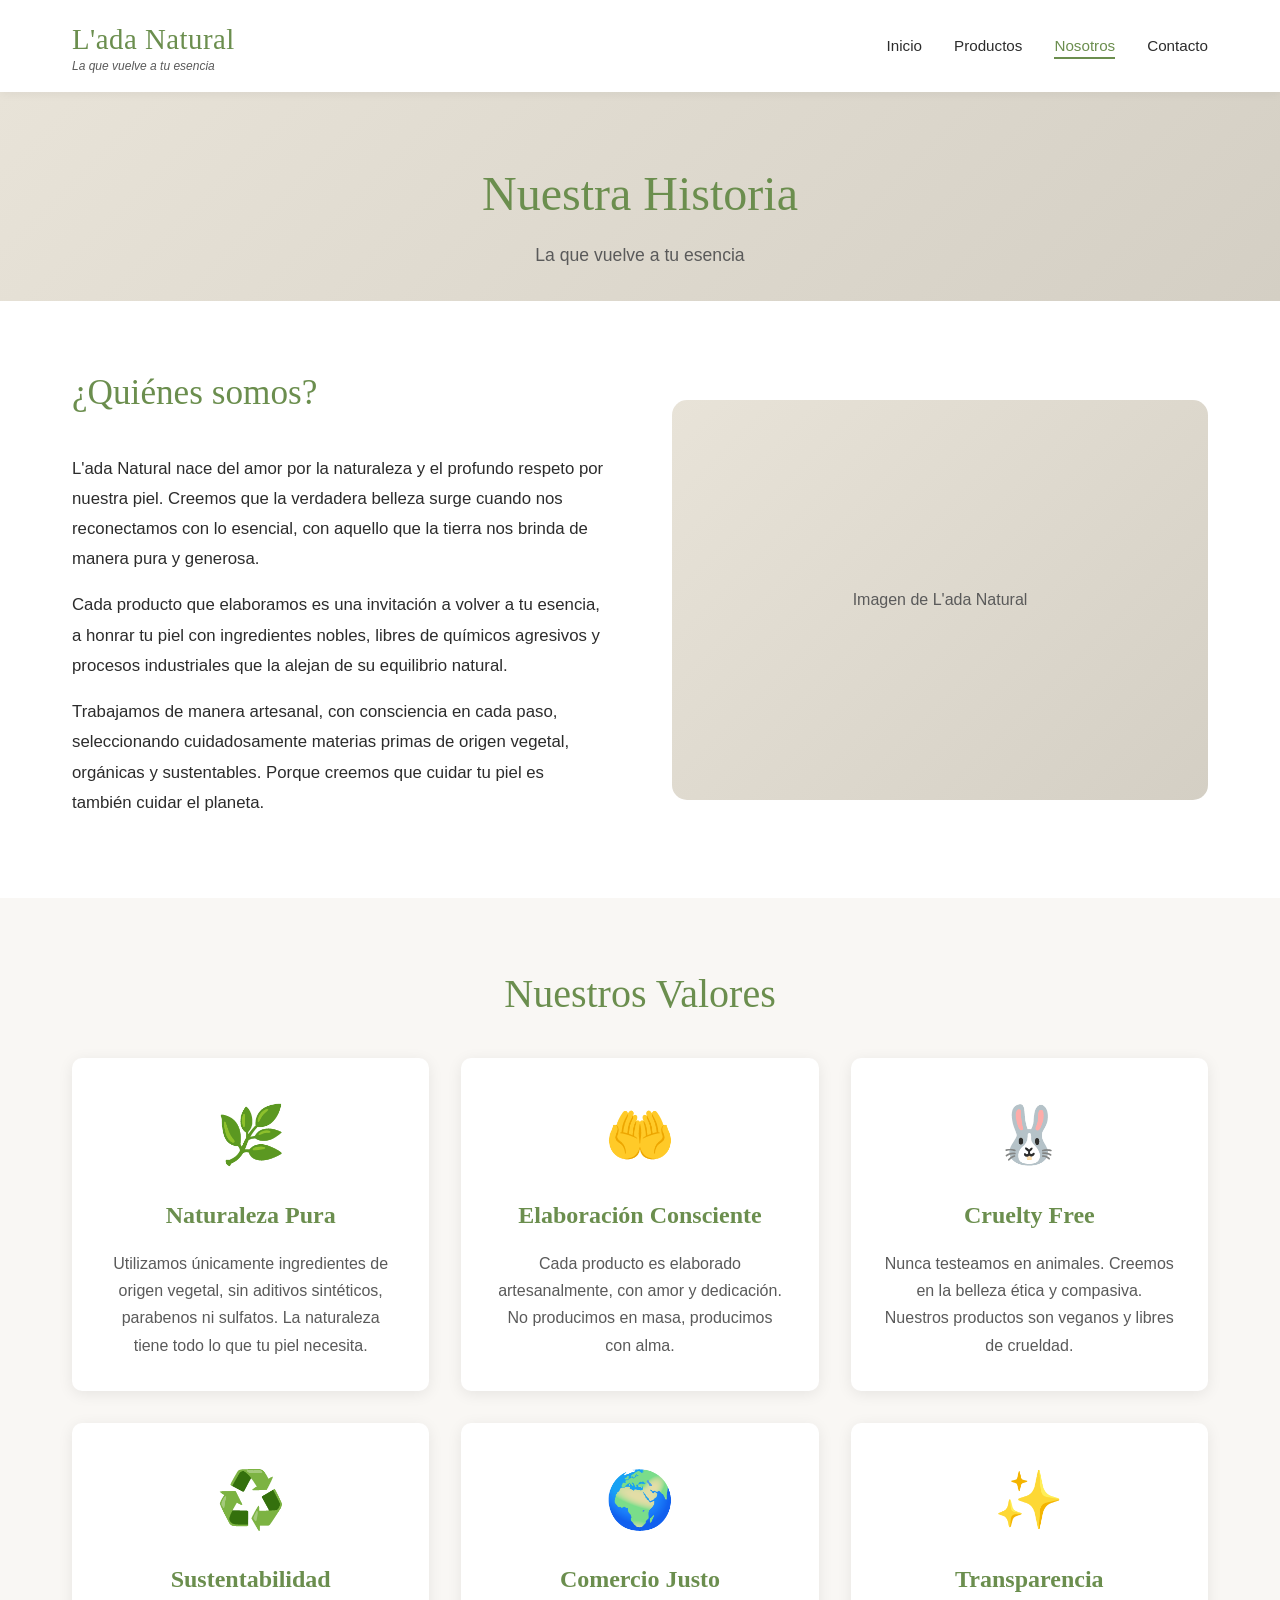
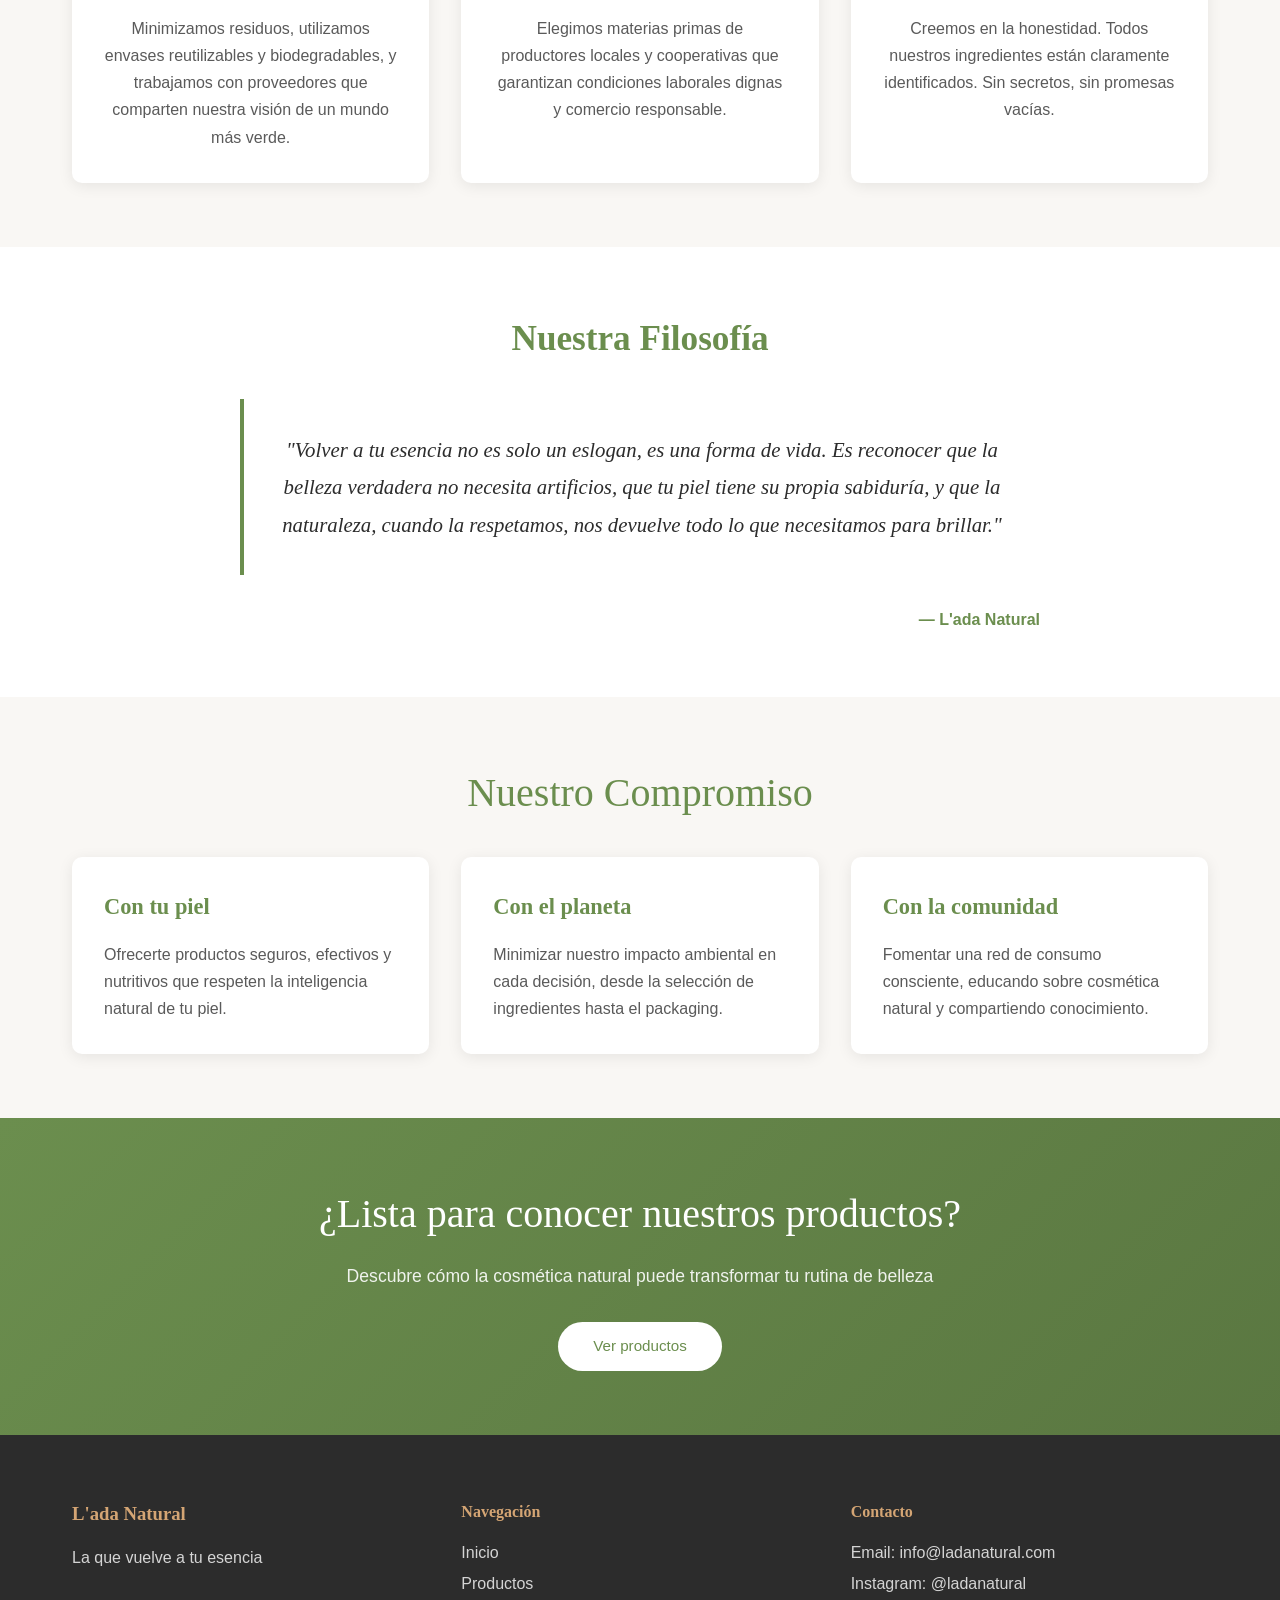
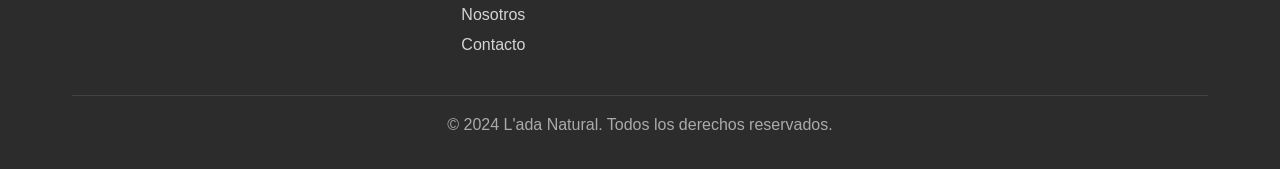
<file: nosotros.html>
<!DOCTYPE html>
<html lang="es">
<head>
    <meta charset="UTF-8">
    <meta name="viewport" content="width=device-width, initial-scale=1.0">
    <title>Nosotros - L'ada Natural</title>
    <link rel="stylesheet" href="styles.css">
</head>
<body>
    <!-- Navegación -->
    <nav class="navbar">
        <div class="container">
            <div class="logo">
                <h1>L'ada Natural</h1>
                <p class="tagline">La que vuelve a tu esencia</p>
            </div>
            <ul class="nav-menu">
                <li><a href="index.html">Inicio</a></li>
                <li><a href="productos.html">Productos</a></li>
                <li><a href="nosotros.html" class="active">Nosotros</a></li>
                <li><a href="contacto.html">Contacto</a></li>
            </ul>
            <div class="hamburger">
                <span></span>
                <span></span>
                <span></span>
            </div>
        </div>
    </nav>

    <!-- Header -->
    <section class="page-header">
        <div class="container">
            <h1>Nuestra Historia</h1>
            <p>La que vuelve a tu esencia</p>
        </div>
    </section>

    <!-- Nuestra Historia -->
    <section class="historia">
        <div class="container">
            <div class="historia-content">
                <div class="historia-text">
                    <h2>¿Quiénes somos?</h2>
                    <p>L'ada Natural nace del amor por la naturaleza y el profundo respeto por nuestra piel. Creemos que la verdadera belleza surge cuando nos reconectamos con lo esencial, con aquello que la tierra nos brinda de manera pura y generosa.</p>
                    
                    <p>Cada producto que elaboramos es una invitación a volver a tu esencia, a honrar tu piel con ingredientes nobles, libres de químicos agresivos y procesos industriales que la alejan de su equilibrio natural.</p>
                    
                    <p>Trabajamos de manera artesanal, con consciencia en cada paso, seleccionando cuidadosamente materias primas de origen vegetal, orgánicas y sustentables. Porque creemos que cuidar tu piel es también cuidar el planeta.</p>
                </div>
                <div class="historia-img">
                    <div class="placeholder-img-large">Imagen de L'ada Natural</div>
                </div>
            </div>
        </div>
    </section>

    <!-- Valores -->
    <section class="valores-detalle">
        <div class="container">
            <h2 class="section-title">Nuestros Valores</h2>
            
            <div class="valores-grid">
                <div class="valor-card">
                    <div class="valor-icon-large">🌿</div>
                    <h3>Naturaleza Pura</h3>
                    <p>Utilizamos únicamente ingredientes de origen vegetal, sin aditivos sintéticos, parabenos ni sulfatos. La naturaleza tiene todo lo que tu piel necesita.</p>
                </div>

                <div class="valor-card">
                    <div class="valor-icon-large">🤲</div>
                    <h3>Elaboración Consciente</h3>
                    <p>Cada producto es elaborado artesanalmente, con amor y dedicación. No producimos en masa, producimos con alma.</p>
                </div>

                <div class="valor-card">
                    <div class="valor-icon-large">🐰</div>
                    <h3>Cruelty Free</h3>
                    <p>Nunca testeamos en animales. Creemos en la belleza ética y compasiva. Nuestros productos son veganos y libres de crueldad.</p>
                </div>

                <div class="valor-card">
                    <div class="valor-icon-large">♻️</div>
                    <h3>Sustentabilidad</h3>
                    <p>Minimizamos residuos, utilizamos envases reutilizables y biodegradables, y trabajamos con proveedores que comparten nuestra visión de un mundo más verde.</p>
                </div>

                <div class="valor-card">
                    <div class="valor-icon-large">🌍</div>
                    <h3>Comercio Justo</h3>
                    <p>Elegimos materias primas de productores locales y cooperativas que garantizan condiciones laborales dignas y comercio responsable.</p>
                </div>

                <div class="valor-card">
                    <div class="valor-icon-large">✨</div>
                    <h3>Transparencia</h3>
                    <p>Creemos en la honestidad. Todos nuestros ingredientes están claramente identificados. Sin secretos, sin promesas vacías.</p>
                </div>
            </div>
        </div>
    </section>

    <!-- Filosofía -->
    <section class="filosofia">
        <div class="container">
            <div class="filosofia-content">
                <h2>Nuestra Filosofía</h2>
                <blockquote>
                    "Volver a tu esencia no es solo un eslogan, es una forma de vida. Es reconocer que la belleza verdadera no necesita artificios, que tu piel tiene su propia sabiduría, y que la naturaleza, cuando la respetamos, nos devuelve todo lo que necesitamos para brillar."
                </blockquote>
                <p class="firma">— L'ada Natural</p>
            </div>
        </div>
    </section>

    <!-- Compromiso -->
    <section class="compromiso">
        <div class="container">
            <h2 class="section-title">Nuestro Compromiso</h2>
            <div class="compromiso-grid">
                <div class="compromiso-item">
                    <h3>Con tu piel</h3>
                    <p>Ofrecerte productos seguros, efectivos y nutritivos que respeten la inteligencia natural de tu piel.</p>
                </div>
                <div class="compromiso-item">
                    <h3>Con el planeta</h3>
                    <p>Minimizar nuestro impacto ambiental en cada decisión, desde la selección de ingredientes hasta el packaging.</p>
                </div>
                <div class="compromiso-item">
                    <h3>Con la comunidad</h3>
                    <p>Fomentar una red de consumo consciente, educando sobre cosmética natural y compartiendo conocimiento.</p>
                </div>
            </div>
        </div>
    </section>

    <!-- CTA -->
    <section class="cta-section">
        <div class="container">
            <h2>¿Lista para conocer nuestros productos?</h2>
            <p>Descubre cómo la cosmética natural puede transformar tu rutina de belleza</p>
            <a href="productos.html" class="btn-white">Ver productos</a>
        </div>
    </section>

    <!-- Footer -->
    <footer class="footer">
        <div class="container">
            <div class="footer-content">
                <div class="footer-section">
                    <h3>L'ada Natural</h3>
                    <p>La que vuelve a tu esencia</p>
                </div>
                <div class="footer-section">
                    <h4>Navegación</h4>
                    <ul>
                        <li><a href="index.html">Inicio</a></li>
                        <li><a href="productos.html">Productos</a></li>
                        <li><a href="nosotros.html">Nosotros</a></li>
                        <li><a href="contacto.html">Contacto</a></li>
                    </ul>
                </div>
                <div class="footer-section">
                    <h4>Contacto</h4>
                    <p>Email: info@ladanatural.com</p>
                    <p>Instagram: @ladanatural</p>
                </div>
            </div>
            <div class="footer-bottom">
                <p>&copy; 2024 L'ada Natural. Todos los derechos reservados.</p>
            </div>
        </div>
    </footer>

    <script src="script.js"></script>
</body>
</html>
</file>
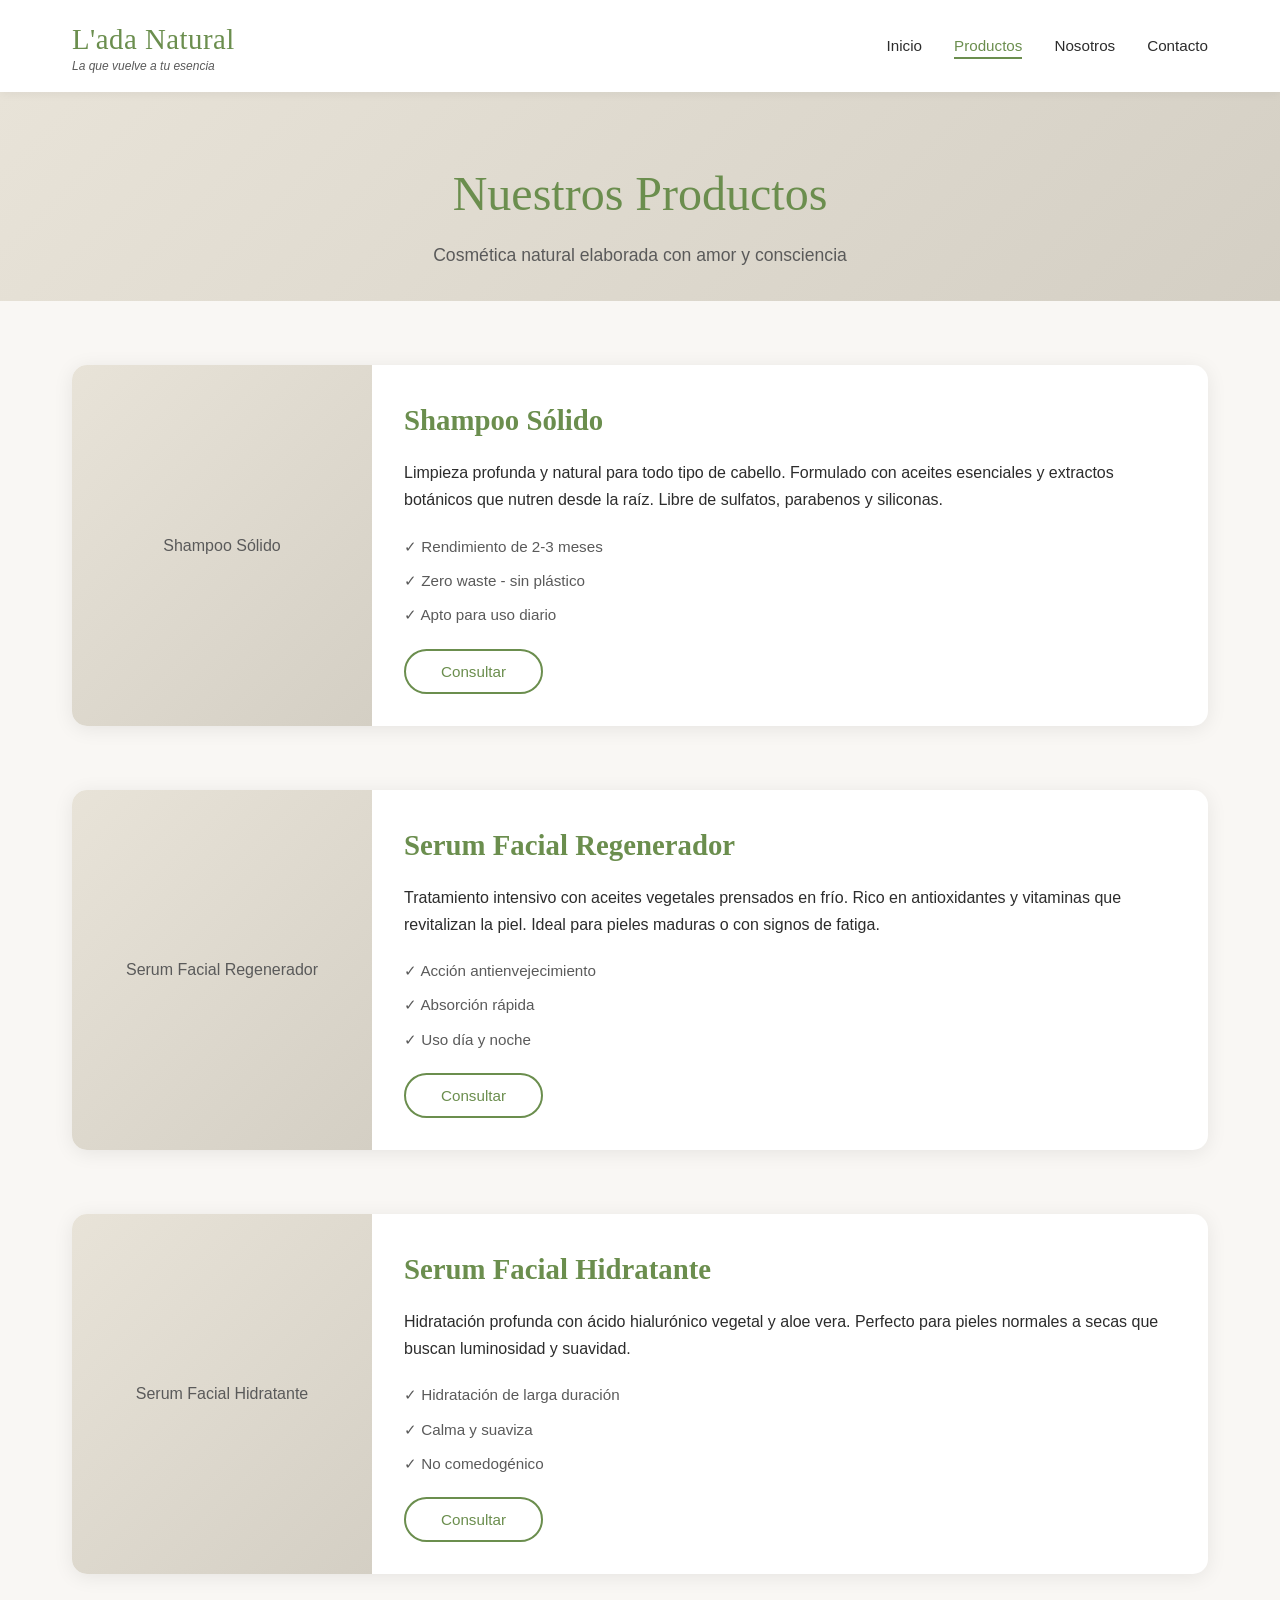
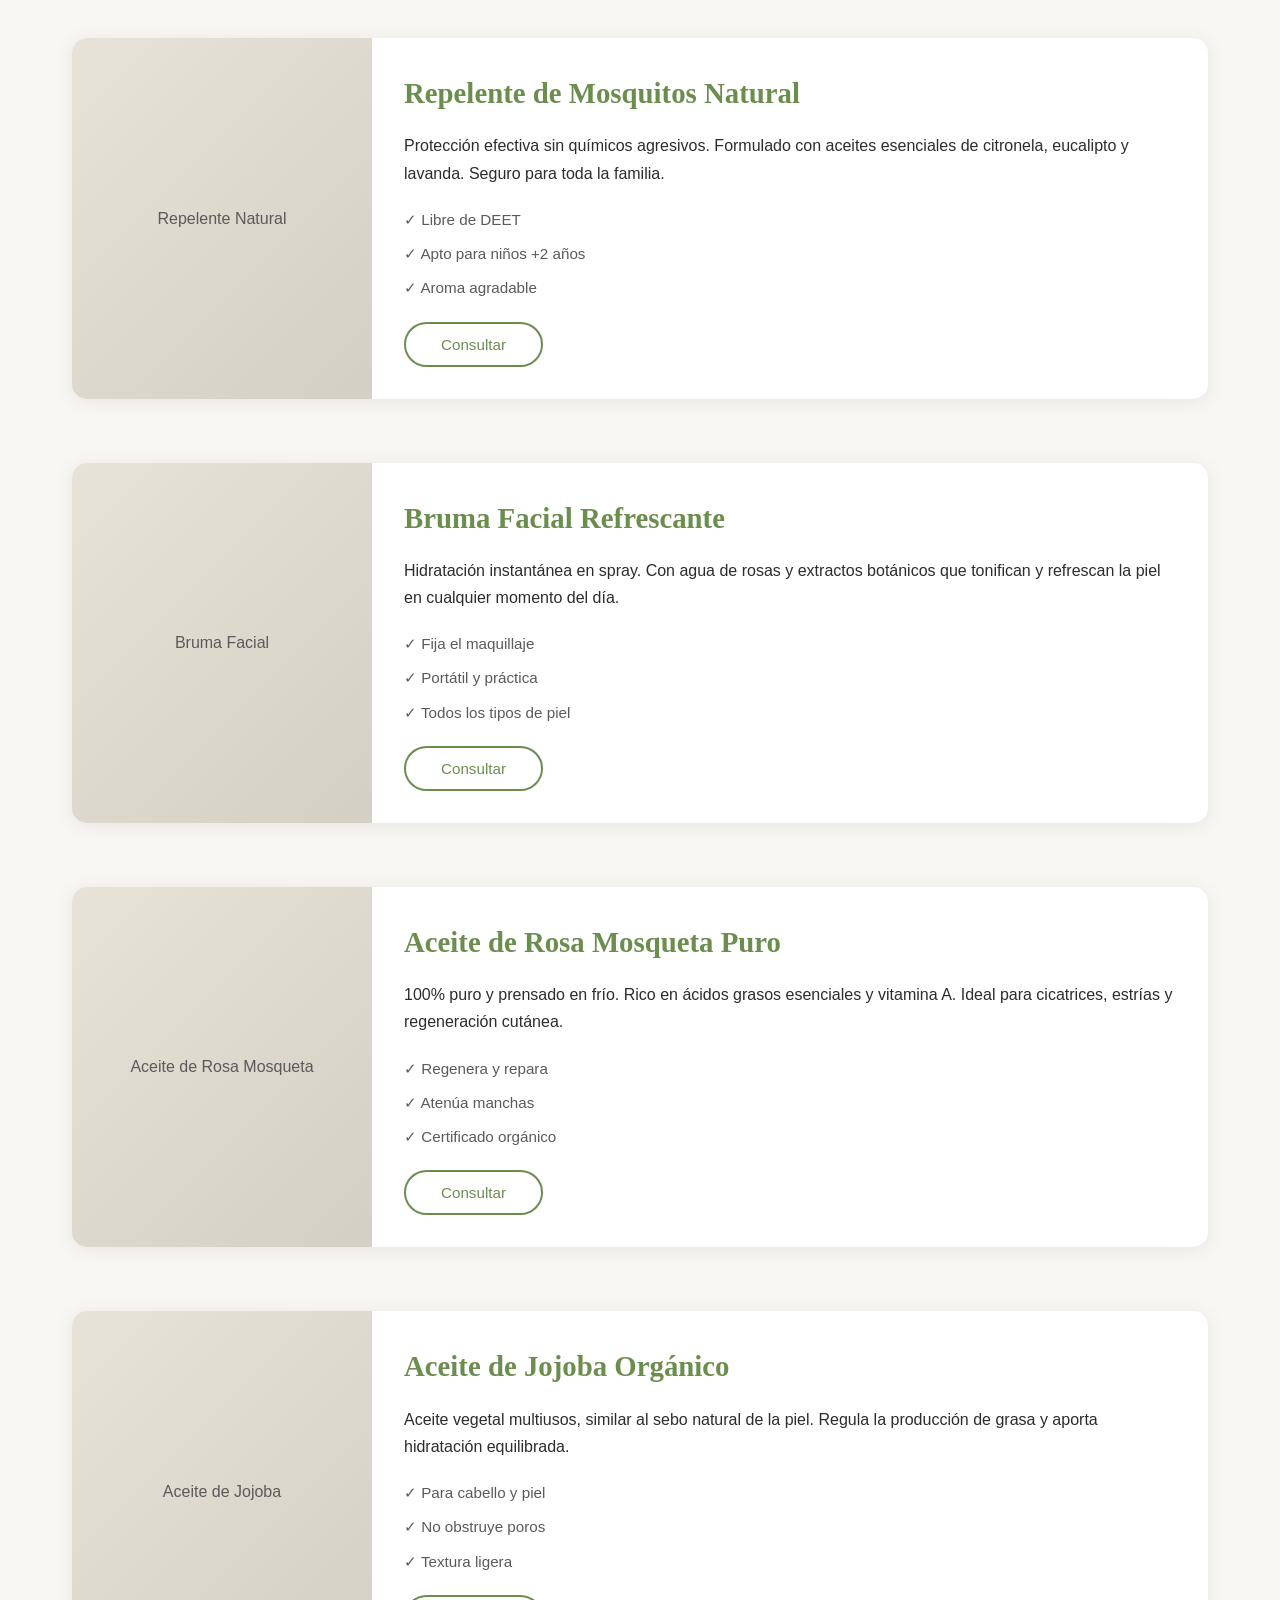
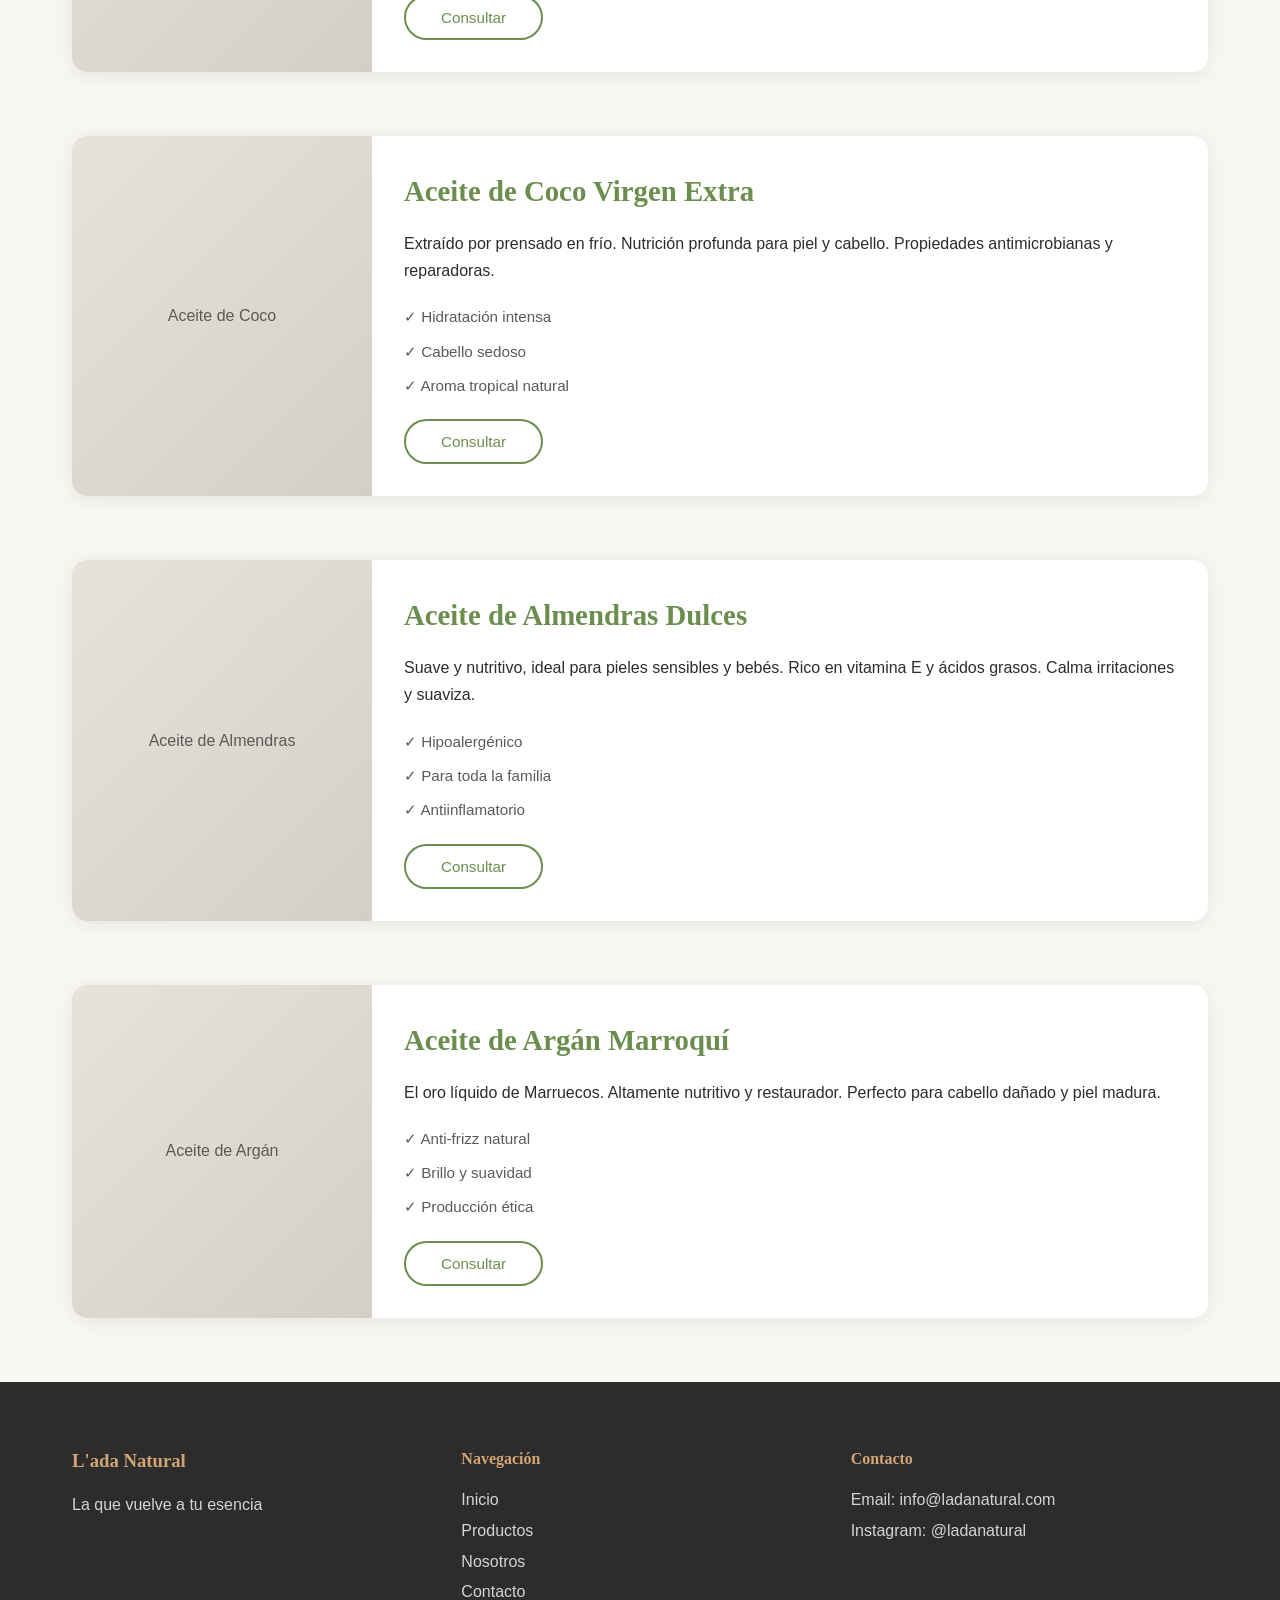
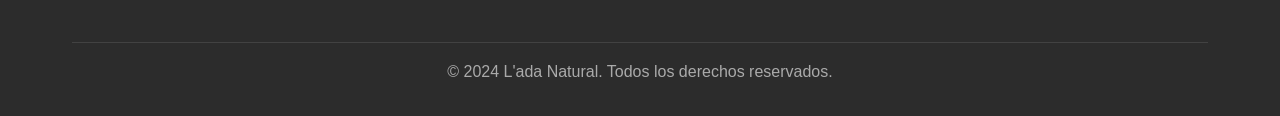
<file: productos.html>
<!DOCTYPE html>
<html lang="es">
<head>
    <meta charset="UTF-8">
    <meta name="viewport" content="width=device-width, initial-scale=1.0">
    <title>Productos - L'ada Natural</title>
    <link rel="stylesheet" href="styles.css">
</head>
<body>
    <!-- Navegación -->
    <nav class="navbar">
        <div class="container">
            <div class="logo">
                <h1>L'ada Natural</h1>
                <p class="tagline">La que vuelve a tu esencia</p>
            </div>
            <ul class="nav-menu">
                <li><a href="index.html">Inicio</a></li>
                <li><a href="productos.html" class="active">Productos</a></li>
                <li><a href="nosotros.html">Nosotros</a></li>
                <li><a href="contacto.html">Contacto</a></li>
            </ul>
            <div class="hamburger">
                <span></span>
                <span></span>
                <span></span>
            </div>
        </div>
    </nav>

    <!-- Header de Productos -->
    <section class="page-header">
        <div class="container">
            <h1>Nuestros Productos</h1>
            <p>Cosmética natural elaborada con amor y consciencia</p>
        </div>
    </section>

    <!-- Catálogo de Productos -->
    <section class="catalogo">
        <div class="container">
            <div class="productos-grid-full">
                
                <!-- Producto 1: Shampoo Sólido -->
                <div class="producto-card-full">
                    <div class="producto-img-full">
                        <div class="placeholder-img-full">Shampoo Sólido</div>
                    </div>
                    <div class="producto-info">
                        <h3>Shampoo Sólido</h3>
                        <p class="producto-descripcion">Limpieza profunda y natural para todo tipo de cabello. Formulado con aceites esenciales y extractos botánicos que nutren desde la raíz. Libre de sulfatos, parabenos y siliconas.</p>
                        <ul class="producto-beneficios">
                            <li>✓ Rendimiento de 2-3 meses</li>
                            <li>✓ Zero waste - sin plástico</li>
                            <li>✓ Apto para uso diario</li>
                        </ul>
                        <button class="btn-secondary" onclick="mostrarConsulta('Shampoo Sólido')">Consultar</button>
                    </div>
                </div>

                <!-- Producto 2: Serum Facial Regenerador -->
                <div class="producto-card-full">
                    <div class="producto-img-full">
                        <div class="placeholder-img-full">Serum Facial Regenerador</div>
                    </div>
                    <div class="producto-info">
                        <h3>Serum Facial Regenerador</h3>
                        <p class="producto-descripcion">Tratamiento intensivo con aceites vegetales prensados en frío. Rico en antioxidantes y vitaminas que revitalizan la piel. Ideal para pieles maduras o con signos de fatiga.</p>
                        <ul class="producto-beneficios">
                            <li>✓ Acción antienvejecimiento</li>
                            <li>✓ Absorción rápida</li>
                            <li>✓ Uso día y noche</li>
                        </ul>
                        <button class="btn-secondary" onclick="mostrarConsulta('Serum Facial Regenerador')">Consultar</button>
                    </div>
                </div>

                <!-- Producto 3: Serum Facial Hidratante -->
                <div class="producto-card-full">
                    <div class="producto-img-full">
                        <div class="placeholder-img-full">Serum Facial Hidratante</div>
                    </div>
                    <div class="producto-info">
                        <h3>Serum Facial Hidratante</h3>
                        <p class="producto-descripcion">Hidratación profunda con ácido hialurónico vegetal y aloe vera. Perfecto para pieles normales a secas que buscan luminosidad y suavidad.</p>
                        <ul class="producto-beneficios">
                            <li>✓ Hidratación de larga duración</li>
                            <li>✓ Calma y suaviza</li>
                            <li>✓ No comedogénico</li>
                        </ul>
                        <button class="btn-secondary" onclick="mostrarConsulta('Serum Facial Hidratante')">Consultar</button>
                    </div>
                </div>

                <!-- Producto 4: Repelente de Mosquitos -->
                <div class="producto-card-full">
                    <div class="producto-img-full">
                        <div class="placeholder-img-full">Repelente Natural</div>
                    </div>
                    <div class="producto-info">
                        <h3>Repelente de Mosquitos Natural</h3>
                        <p class="producto-descripcion">Protección efectiva sin químicos agresivos. Formulado con aceites esenciales de citronela, eucalipto y lavanda. Seguro para toda la familia.</p>
                        <ul class="producto-beneficios">
                            <li>✓ Libre de DEET</li>
                            <li>✓ Apto para niños +2 años</li>
                            <li>✓ Aroma agradable</li>
                        </ul>
                        <button class="btn-secondary" onclick="mostrarConsulta('Repelente de Mosquitos')">Consultar</button>
                    </div>
                </div>

                <!-- Producto 5: Bruma Facial -->
                <div class="producto-card-full">
                    <div class="producto-img-full">
                        <div class="placeholder-img-full">Bruma Facial</div>
                    </div>
                    <div class="producto-info">
                        <h3>Bruma Facial Refrescante</h3>
                        <p class="producto-descripcion">Hidratación instantánea en spray. Con agua de rosas y extractos botánicos que tonifican y refrescan la piel en cualquier momento del día.</p>
                        <ul class="producto-beneficios">
                            <li>✓ Fija el maquillaje</li>
                            <li>✓ Portátil y práctica</li>
                            <li>✓ Todos los tipos de piel</li>
                        </ul>
                        <button class="btn-secondary" onclick="mostrarConsulta('Bruma Facial')">Consultar</button>
                    </div>
                </div>

                <!-- Producto 6: Aceite de Rosa Mosqueta -->
                <div class="producto-card-full">
                    <div class="producto-img-full">
                        <div class="placeholder-img-full">Aceite de Rosa Mosqueta</div>
                    </div>
                    <div class="producto-info">
                        <h3>Aceite de Rosa Mosqueta Puro</h3>
                        <p class="producto-descripcion">100% puro y prensado en frío. Rico en ácidos grasos esenciales y vitamina A. Ideal para cicatrices, estrías y regeneración cutánea.</p>
                        <ul class="producto-beneficios">
                            <li>✓ Regenera y repara</li>
                            <li>✓ Atenúa manchas</li>
                            <li>✓ Certificado orgánico</li>
                        </ul>
                        <button class="btn-secondary" onclick="mostrarConsulta('Aceite de Rosa Mosqueta')">Consultar</button>
                    </div>
                </div>

                <!-- Producto 7: Aceite de Jojoba -->
                <div class="producto-card-full">
                    <div class="producto-img-full">
                        <div class="placeholder-img-full">Aceite de Jojoba</div>
                    </div>
                    <div class="producto-info">
                        <h3>Aceite de Jojoba Orgánico</h3>
                        <p class="producto-descripcion">Aceite vegetal multiusos, similar al sebo natural de la piel. Regula la producción de grasa y aporta hidratación equilibrada.</p>
                        <ul class="producto-beneficios">
                            <li>✓ Para cabello y piel</li>
                            <li>✓ No obstruye poros</li>
                            <li>✓ Textura ligera</li>
                        </ul>
                        <button class="btn-secondary" onclick="mostrarConsulta('Aceite de Jojoba')">Consultar</button>
                    </div>
                </div>

                <!-- Producto 8: Aceite de Coco -->
                <div class="producto-card-full">
                    <div class="producto-img-full">
                        <div class="placeholder-img-full">Aceite de Coco</div>
                    </div>
                    <div class="producto-info">
                        <h3>Aceite de Coco Virgen Extra</h3>
                        <p class="producto-descripcion">Extraído por prensado en frío. Nutrición profunda para piel y cabello. Propiedades antimicrobianas y reparadoras.</p>
                        <ul class="producto-beneficios">
                            <li>✓ Hidratación intensa</li>
                            <li>✓ Cabello sedoso</li>
                            <li>✓ Aroma tropical natural</li>
                        </ul>
                        <button class="btn-secondary" onclick="mostrarConsulta('Aceite de Coco')">Consultar</button>
                    </div>
                </div>

                <!-- Producto 9: Aceite de Almendras -->
                <div class="producto-card-full">
                    <div class="producto-img-full">
                        <div class="placeholder-img-full">Aceite de Almendras</div>
                    </div>
                    <div class="producto-info">
                        <h3>Aceite de Almendras Dulces</h3>
                        <p class="producto-descripcion">Suave y nutritivo, ideal para pieles sensibles y bebés. Rico en vitamina E y ácidos grasos. Calma irritaciones y suaviza.</p>
                        <ul class="producto-beneficios">
                            <li>✓ Hipoalergénico</li>
                            <li>✓ Para toda la familia</li>
                            <li>✓ Antiinflamatorio</li>
                        </ul>
                        <button class="btn-secondary" onclick="mostrarConsulta('Aceite de Almendras')">Consultar</button>
                    </div>
                </div>

                <!-- Producto 10: Aceite de Argán -->
                <div class="producto-card-full">
                    <div class="producto-img-full">
                        <div class="placeholder-img-full">Aceite de Argán</div>
                    </div>
                    <div class="producto-info">
                        <h3>Aceite de Argán Marroquí</h3>
                        <p class="producto-descripcion">El oro líquido de Marruecos. Altamente nutritivo y restaurador. Perfecto para cabello dañado y piel madura.</p>
                        <ul class="producto-beneficios">
                            <li>✓ Anti-frizz natural</li>
                            <li>✓ Brillo y suavidad</li>
                            <li>✓ Producción ética</li>
                        </ul>
                        <button class="btn-secondary" onclick="mostrarConsulta('Aceite de Argán')">Consultar</button>
                    </div>
                </div>

            </div>
        </div>
    </section>

    <!-- Modal de Consulta -->
    <div id="modalConsulta" class="modal">
        <div class="modal-content">
            <span class="close">&times;</span>
            <h2>Consultar sobre <span id="productoNombre"></span></h2>
            <p>¡Nos encantaría ayudarte! Completa el formulario y te responderemos a la brevedad.</p>
            <a href="contacto.html" class="btn-primary">Ir a Contacto</a>
        </div>
    </div>

    <!-- Footer -->
    <footer class="footer">
        <div class="container">
            <div class="footer-content">
                <div class="footer-section">
                    <h3>L'ada Natural</h3>
                    <p>La que vuelve a tu esencia</p>
                </div>
                <div class="footer-section">
                    <h4>Navegación</h4>
                    <ul>
                        <li><a href="index.html">Inicio</a></li>
                        <li><a href="productos.html">Productos</a></li>
                        <li><a href="nosotros.html">Nosotros</a></li>
                        <li><a href="contacto.html">Contacto</a></li>
                    </ul>
                </div>
                <div class="footer-section">
                    <h4>Contacto</h4>
                    <p>Email: info@ladanatural.com</p>
                    <p>Instagram: @ladanatural</p>
                </div>
            </div>
            <div class="footer-bottom">
                <p>&copy; 2024 L'ada Natural. Todos los derechos reservados.</p>
            </div>
        </div>
    </footer>

    <script src="script.js"></script>
</body>
</html>
</file>
<file: styles.css>
/* ============================================
   RESET Y VARIABLES
   ============================================ */

* {
    margin: 0;
    padding: 0;
    box-sizing: border-box;
}

:root {
    /* Colores naturales y elegantes */
    --color-primario: #6B8E4E;        /* Verde oliva suave */
    --color-secundario: #8B7355;      /* Marrón tierra */
    --color-acento: #D4A574;          /* Dorado suave */
    --color-fondo: #F9F7F4;           /* Beige claro */
    --color-blanco: #FFFFFF;
    --color-texto: #2C2C2C;
    --color-texto-claro: #5A5A5A;
    --color-border: #E0D8CC;
    
    /* Tipografía */
    --font-principal: 'Georgia', 'Garamond', serif;
    --font-secundaria: 'Helvetica Neue', Arial, sans-serif;
    
    /* Espaciados */
    --spacing-xs: 0.5rem;
    --spacing-sm: 1rem;
    --spacing-md: 2rem;
    --spacing-lg: 4rem;
    --spacing-xl: 6rem;
}

body {
    font-family: var(--font-secundaria);
    color: var(--color-texto);
    line-height: 1.6;
    background-color: var(--color-fondo);
}

.container {
    max-width: 1200px;
    margin: 0 auto;
    padding: 0 var(--spacing-md);
}

/* ============================================
   NAVEGACIÓN
   ============================================ */

.navbar {
    background-color: var(--color-blanco);
    box-shadow: 0 2px 10px rgba(0,0,0,0.05);
    position: sticky;
    top: 0;
    z-index: 1000;
    padding: var(--spacing-sm) 0;
}

.navbar .container {
    display: flex;
    justify-content: space-between;
    align-items: center;
}

.logo h1 {
    font-family: var(--font-principal);
    font-size: 1.8rem;
    color: var(--color-primario);
    font-weight: 400;
    letter-spacing: 0.5px;
}

.logo .tagline {
    font-size: 0.75rem;
    color: var(--color-texto-claro);
    font-style: italic;
    margin-top: -5px;
}

.nav-menu {
    display: flex;
    list-style: none;
    gap: var(--spacing-md);
}

.nav-menu a {
    text-decoration: none;
    color: var(--color-texto);
    font-size: 0.95rem;
    transition: color 0.3s;
    position: relative;
}

.nav-menu a:hover,
.nav-menu a.active {
    color: var(--color-primario);
}

.nav-menu a.active::after {
    content: '';
    position: absolute;
    bottom: -5px;
    left: 0;
    width: 100%;
    height: 2px;
    background-color: var(--color-primario);
}

.hamburger {
    display: none;
    flex-direction: column;
    cursor: pointer;
    gap: 4px;
}

.hamburger span {
    width: 25px;
    height: 2px;
    background-color: var(--color-texto);
    transition: 0.3s;
}

/* ============================================
   HERO SECTION
   ============================================ */

.hero {
    position: relative;
    height: 70vh;
    display: flex;
    align-items: center;
    justify-content: center;
    background: linear-gradient(135deg, #E8E3D8 0%, #D4CFC4 100%);
    overflow: hidden;
}

.hero::before {
    content: '';
    position: absolute;
    top: 0;
    left: 0;
    right: 0;
    bottom: 0;
    background-image: 
        radial-gradient(circle at 20% 50%, rgba(107, 142, 78, 0.1) 0%, transparent 50%),
        radial-gradient(circle at 80% 80%, rgba(212, 165, 116, 0.1) 0%, transparent 50%);
}

.hero-overlay {
    position: absolute;
    top: 0;
    left: 0;
    right: 0;
    bottom: 0;
    background-color: rgba(249, 247, 244, 0.3);
}

.hero-content {
    position: relative;
    z-index: 10;
    text-align: center;
    max-width: 700px;
    padding: var(--spacing-md);
}

.hero-title {
    font-family: var(--font-principal);
    font-size: 3.5rem;
    color: var(--color-primario);
    margin-bottom: var(--spacing-sm);
    font-weight: 300;
    letter-spacing: 1px;
}

.hero-subtitle {
    font-size: 1.2rem;
    color: var(--color-texto);
    margin-bottom: var(--spacing-md);
    font-weight: 300;
}

/* ============================================
   BOTONES
   ============================================ */

.btn-primary,
.btn-secondary,
.btn-white {
    display: inline-block;
    padding: 12px 35px;
    text-decoration: none;
    border-radius: 30px;
    transition: all 0.3s;
    font-size: 0.95rem;
    border: none;
    cursor: pointer;
    font-family: var(--font-secundaria);
}

.btn-primary {
    background-color: var(--color-primario);
    color: var(--color-blanco);
}

.btn-primary:hover {
    background-color: #5a7741;
    transform: translateY(-2px);
    box-shadow: 0 5px 15px rgba(107, 142, 78, 0.3);
}

.btn-secondary {
    background-color: transparent;
    color: var(--color-primario);
    border: 2px solid var(--color-primario);
}

.btn-secondary:hover {
    background-color: var(--color-primario);
    color: var(--color-blanco);
}

.btn-white {
    background-color: var(--color-blanco);
    color: var(--color-primario);
}

.btn-white:hover {
    background-color: var(--color-fondo);
    transform: translateY(-2px);
}

/* ============================================
   VALORES
   ============================================ */

.valores {
    padding: var(--spacing-lg) 0;
    background-color: var(--color-blanco);
}

.valores .container {
    display: grid;
    grid-template-columns: repeat(auto-fit, minmax(250px, 1fr));
    gap: var(--spacing-md);
}

.valor-item {
    text-align: center;
    padding: var(--spacing-md);
}

.valor-icon {
    font-size: 3rem;
    margin-bottom: var(--spacing-sm);
}

.valor-item h3 {
    font-family: var(--font-principal);
    color: var(--color-primario);
    margin-bottom: var(--spacing-xs);
    font-size: 1.3rem;
}

.valor-item p {
    color: var(--color-texto-claro);
    font-size: 0.95rem;
}

/* ============================================
   PRODUCTOS DESTACADOS
   ============================================ */

.productos-destacados {
    padding: var(--spacing-lg) 0;
}

.section-title {
    font-family: var(--font-principal);
    font-size: 2.5rem;
    color: var(--color-primario);
    text-align: center;
    margin-bottom: var(--spacing-sm);
    font-weight: 300;
}

.section-subtitle {
    text-align: center;
    color: var(--color-texto-claro);
    margin-bottom: var(--spacing-lg);
    font-size: 1.1rem;
}

.productos-grid {
    display: grid;
    grid-template-columns: repeat(auto-fit, minmax(250px, 1fr));
    gap: var(--spacing-md);
    margin-bottom: var(--spacing-md);
}

.producto-card {
    background-color: var(--color-blanco);
    border-radius: 10px;
    overflow: hidden;
    box-shadow: 0 3px 15px rgba(0,0,0,0.08);
    transition: transform 0.3s, box-shadow 0.3s;
}

.producto-card:hover {
    transform: translateY(-5px);
    box-shadow: 0 8px 25px rgba(0,0,0,0.12);
}

.producto-img {
    height: 250px;
    overflow: hidden;
    background-color: var(--color-fondo);
}

.placeholder-img {
    width: 100%;
    height: 100%;
    display: flex;
    align-items: center;
    justify-content: center;
    background: linear-gradient(135deg, #E8E3D8 0%, #D4CFC4 100%);
    color: var(--color-texto-claro);
    font-size: 0.9rem;
    text-align: center;
    padding: var(--spacing-sm);
}

.producto-card h3 {
    font-family: var(--font-principal);
    color: var(--color-primario);
    padding: var(--spacing-sm);
    font-size: 1.3rem;
}

.producto-card p {
    padding: 0 var(--spacing-sm);
    color: var(--color-texto-claro);
    font-size: 0.95rem;
    margin-bottom: var(--spacing-sm);
}

.producto-card .btn-secondary {
    margin: var(--spacing-sm);
}

.center-btn {
    text-align: center;
    margin-top: var(--spacing-md);
}

/* ============================================
   CATÁLOGO DE PRODUCTOS (productos.html)
   ============================================ */

.page-header {
    background: linear-gradient(135deg, #E8E3D8 0%, #D4CFC4 100%);
    padding: var(--spacing-lg) 0 var(--spacing-md) 0;
    text-align: center;
}

.page-header h1 {
    font-family: var(--font-principal);
    font-size: 3rem;
    color: var(--color-primario);
    margin-bottom: var(--spacing-xs);
    font-weight: 300;
}

.page-header p {
    font-size: 1.1rem;
    color: var(--color-texto-claro);
}

.catalogo {
    padding: var(--spacing-lg) 0;
}

.productos-grid-full {
    display: grid;
    gap: var(--spacing-lg);
}

.producto-card-full {
    background-color: var(--color-blanco);
    border-radius: 15px;
    overflow: hidden;
    box-shadow: 0 3px 20px rgba(0,0,0,0.08);
    display: grid;
    grid-template-columns: 300px 1fr;
    transition: box-shadow 0.3s;
}

.producto-card-full:hover {
    box-shadow: 0 8px 30px rgba(0,0,0,0.15);
}

.producto-img-full {
    height: 100%;
    min-height: 250px;
    background-color: var(--color-fondo);
}

.placeholder-img-full {
    width: 100%;
    height: 100%;
    display: flex;
    align-items: center;
    justify-content: center;
    background: linear-gradient(135deg, #E8E3D8 0%, #D4CFC4 100%);
    color: var(--color-texto-claro);
    font-size: 1rem;
    text-align: center;
    padding: var(--spacing-md);
}

.producto-info {
    padding: var(--spacing-md);
}

.producto-info h3 {
    font-family: var(--font-principal);
    color: var(--color-primario);
    font-size: 1.8rem;
    margin-bottom: var(--spacing-sm);
}

.producto-descripcion {
    color: var(--color-texto);
    margin-bottom: var(--spacing-sm);
    line-height: 1.7;
}

.producto-beneficios {
    list-style: none;
    margin: var(--spacing-sm) 0;
}

.producto-beneficios li {
    color: var(--color-texto-claro);
    padding: 5px 0;
    font-size: 0.95rem;
}

/* ============================================
   MODAL
   ============================================ */

.modal {
    display: none;
    position: fixed;
    z-index: 2000;
    left: 0;
    top: 0;
    width: 100%;
    height: 100%;
    background-color: rgba(0,0,0,0.5);
}

.modal-content {
    background-color: var(--color-blanco);
    margin: 10% auto;
    padding: var(--spacing-lg);
    border-radius: 15px;
    max-width: 500px;
    position: relative;
    text-align: center;
}

.close {
    position: absolute;
    right: 20px;
    top: 15px;
    font-size: 2rem;
    cursor: pointer;
    color: var(--color-texto-claro);
}

.close:hover {
    color: var(--color-primario);
}

/* ============================================
   PÁGINA NOSOTROS
   ============================================ */

.historia {
    padding: var(--spacing-lg) 0;
    background-color: var(--color-blanco);
}

.historia-content {
    display: grid;
    grid-template-columns: 1fr 1fr;
    gap: var(--spacing-lg);
    align-items: center;
}

.historia-text h2 {
    font-family: var(--font-principal);
    color: var(--color-primario);
    font-size: 2.2rem;
    margin-bottom: var(--spacing-md);
    font-weight: 300;
}

.historia-text p {
    color: var(--color-texto);
    margin-bottom: var(--spacing-sm);
    line-height: 1.8;
    font-size: 1.05rem;
}

.historia-img {
    height: 400px;
}

.placeholder-img-large {
    width: 100%;
    height: 100%;
    display: flex;
    align-items: center;
    justify-content: center;
    background: linear-gradient(135deg, #E8E3D8 0%, #D4CFC4 100%);
    color: var(--color-texto-claro);
    border-radius: 15px;
}

.valores-detalle {
    padding: var(--spacing-lg) 0;
}

.valores-grid {
    display: grid;
    grid-template-columns: repeat(auto-fit, minmax(300px, 1fr));
    gap: var(--spacing-md);
    margin-top: var(--spacing-md);
}

.valor-card {
    background-color: var(--color-blanco);
    padding: var(--spacing-md);
    border-radius: 10px;
    box-shadow: 0 3px 15px rgba(0,0,0,0.08);
    text-align: center;
}

.valor-icon-large {
    font-size: 3.5rem;
    margin-bottom: var(--spacing-sm);
}

.valor-card h3 {
    font-family: var(--font-principal);
    color: var(--color-primario);
    margin-bottom: var(--spacing-sm);
    font-size: 1.5rem;
}

.valor-card p {
    color: var(--color-texto-claro);
    line-height: 1.7;
}

.filosofia {
    padding: var(--spacing-lg) 0;
    background-color: var(--color-blanco);
}

.filosofia-content {
    max-width: 800px;
    margin: 0 auto;
    text-align: center;
}

.filosofia-content h2 {
    font-family: var(--font-principal);
    color: var(--color-primario);
    font-size: 2.2rem;
    margin-bottom: var(--spacing-md);
}

blockquote {
    font-family: var(--font-principal);
    font-size: 1.3rem;
    color: var(--color-texto);
    font-style: italic;
    line-height: 1.8;
    margin: var(--spacing-md) 0;
    padding: var(--spacing-md);
    border-left: 4px solid var(--color-primario);
}

.firma {
    text-align: right;
    color: var(--color-primario);
    font-weight: 600;
    margin-top: var(--spacing-sm);
}

.compromiso {
    padding: var(--spacing-lg) 0;
}

.compromiso-grid {
    display: grid;
    grid-template-columns: repeat(auto-fit, minmax(300px, 1fr));
    gap: var(--spacing-md);
    margin-top: var(--spacing-md);
}

.compromiso-item {
    background-color: var(--color-blanco);
    padding: var(--spacing-md);
    border-radius: 10px;
    box-shadow: 0 3px 15px rgba(0,0,0,0.08);
}

.compromiso-item h3 {
    font-family: var(--font-principal);
    color: var(--color-primario);
    margin-bottom: var(--spacing-sm);
    font-size: 1.4rem;
}

.compromiso-item p {
    color: var(--color-texto-claro);
    line-height: 1.7;
}

/* ============================================
   PÁGINA CONTACTO
   ============================================ */

.contacto-section {
    padding: var(--spacing-lg) 0;
}

.contacto-grid {
    display: grid;
    grid-template-columns: 1.5fr 1fr;
    gap: var(--spacing-lg);
}

.contacto-form-container h2 {
    font-family: var(--font-principal);
    color: var(--color-primario);
    margin-bottom: var(--spacing-sm);
    font-size: 2rem;
}

.contacto-form-container > p {
    color: var(--color-texto-claro);
    margin-bottom: var(--spacing-md);
}

.contact-form {
    background-color: var(--color-blanco);
    padding: var(--spacing-md);
    border-radius: 15px;
    box-shadow: 0 3px 20px rgba(0,0,0,0.08);
}

.form-group {
    margin-bottom: var(--spacing-sm);
}

.form-group label {
    display: block;
    color: var(--color-texto);
    margin-bottom: 5px;
    font-weight: 500;
}

.form-group input,
.form-group select,
.form-group textarea {
    width: 100%;
    padding: 12px;
    border: 1px solid var(--color-border);
    border-radius: 8px;
    font-family: var(--font-secundaria);
    font-size: 0.95rem;
    transition: border-color 0.3s;
}

.form-group input:focus,
.form-group select:focus,
.form-group textarea:focus {
    outline: none;
    border-color: var(--color-primario);
}

.form-message {
    margin-top: var(--spacing-sm);
    padding: var(--spacing-sm);
    border-radius: 8px;
    display: none;
}

.form-message.success {
    background-color: #d4edda;
    color: #155724;
    display: block;
}

.form-message.error {
    background-color: #f8d7da;
    color: #721c24;
    display: block;
}

.contacto-info {
    background-color: var(--color-blanco);
    padding: var(--spacing-md);
    border-radius: 15px;
    box-shadow: 0 3px 20px rgba(0,0,0,0.08);
}

.contacto-info h2 {
    font-family: var(--font-principal);
    color: var(--color-primario);
    margin-bottom: var(--spacing-md);
    font-size: 1.8rem;
}

.info-item {
    display: flex;
    gap: var(--spacing-sm);
    margin-bottom: var(--spacing-md);
    padding-bottom: var(--spacing-sm);
    border-bottom: 1px solid var(--color-border);
}

.info-item:last-child {
    border-bottom: none;
}

.info-icon {
    font-size: 2rem;
}

.info-item h3 {
    color: var(--color-primario);
    margin-bottom: 5px;
    font-size: 1.1rem;
}

.info-item p {
    color: var(--color-texto-claro);
    font-size: 0.95rem;
}

.info-destacada {
    background-color: var(--color-fondo);
    padding: var(--spacing-sm);
    border-radius: 8px;
    margin-top: var(--spacing-sm);
}

.info-destacada h3 {
    color: var(--color-primario);
    margin-bottom: 5px;
}

.info-destacada p {
    color: var(--color-texto-claro);
    font-size: 0.9rem;
}

.faq-rapido {
    padding: var(--spacing-lg) 0;
    background-color: var(--color-fondo);
}

.faq-grid {
    display: grid;
    grid-template-columns: repeat(auto-fit, minmax(250px, 1fr));
    gap: var(--spacing-md);
    margin-top: var(--spacing-md);
}

.faq-item {
    background-color: var(--color-blanco);
    padding: var(--spacing-sm);
    border-radius: 10px;
    box-shadow: 0 2px 10px rgba(0,0,0,0.05);
}

.faq-item h3 {
    color: var(--color-primario);
    margin-bottom: 5px;
    font-size: 1.1rem;
}

.faq-item p {
    color: var(--color-texto-claro);
    font-size: 0.9rem;
}

/* ============================================
   CTA SECTION
   ============================================ */

.cta-section {
    background: linear-gradient(135deg, var(--color-primario) 0%, #5a7741 100%);
    padding: var(--spacing-lg) 0;
    text-align: center;
    color: var(--color-blanco);
}

.cta-section h2 {
    font-family: var(--font-principal);
    font-size: 2.5rem;
    margin-bottom: var(--spacing-sm);
    font-weight: 300;
}

.cta-section p {
    font-size: 1.1rem;
    margin-bottom: var(--spacing-md);
    opacity: 0.9;
}

/* ============================================
   FOOTER
   ============================================ */

.footer {
    background-color: var(--color-texto);
    color: var(--color-blanco);
    padding: var(--spacing-lg) 0 var(--spacing-md) 0;
}

.footer-content {
    display: grid;
    grid-template-columns: repeat(auto-fit, minmax(250px, 1fr));
    gap: var(--spacing-md);
    margin-bottom: var(--spacing-md);
}

.footer-section h3,
.footer-section h4 {
    font-family: var(--font-principal);
    color: var(--color-acento);
    margin-bottom: var(--spacing-sm);
}

.footer-section p {
    color: rgba(255,255,255,0.8);
    margin-bottom: 5px;
}

.footer-section ul {
    list-style: none;
}

.footer-section ul li {
    margin-bottom: 5px;
}

.footer-section ul a {
    color: rgba(255,255,255,0.8);
    text-decoration: none;
    transition: color 0.3s;
}

.footer-section ul a:hover {
    color: var(--color-acento);
}

.footer-bottom {
    text-align: center;
    padding-top: var(--spacing-sm);
    border-top: 1px solid rgba(255,255,255,0.1);
    color: rgba(255,255,255,0.6);
}

/* ============================================
   RESPONSIVE
   ============================================ */

@media (max-width: 768px) {
    .nav-menu {
        position: fixed;
        left: -100%;
        top: 70px;
        flex-direction: column;
        background-color: var(--color-blanco);
        width: 100%;
        text-align: center;
        transition: 0.3s;
        box-shadow: 0 10px 27px rgba(0,0,0,0.05);
        padding: var(--spacing-md) 0;
    }

    .nav-menu.active {
        left: 0;
    }

    .hamburger {
        display: flex;
    }

    .hero-title {
        font-size: 2.5rem;
    }

    .hero-subtitle {
        font-size: 1rem;
    }

    .section-title {
        font-size: 2rem;
    }

    .producto-card-full {
        grid-template-columns: 1fr;
    }

    .historia-content {
        grid-template-columns: 1fr;
    }

    .contacto-grid {
        grid-template-columns: 1fr;
    }

    .valores .container,
    .productos-grid {
        grid-template-columns: 1fr;
    }
}

@media (max-width: 480px) {
    .hero-title {
        font-size: 2rem;
    }

    .section-title {
        font-size: 1.8rem;
    }

    .page-header h1 {
        font-size: 2rem;
    }
}
</file>
